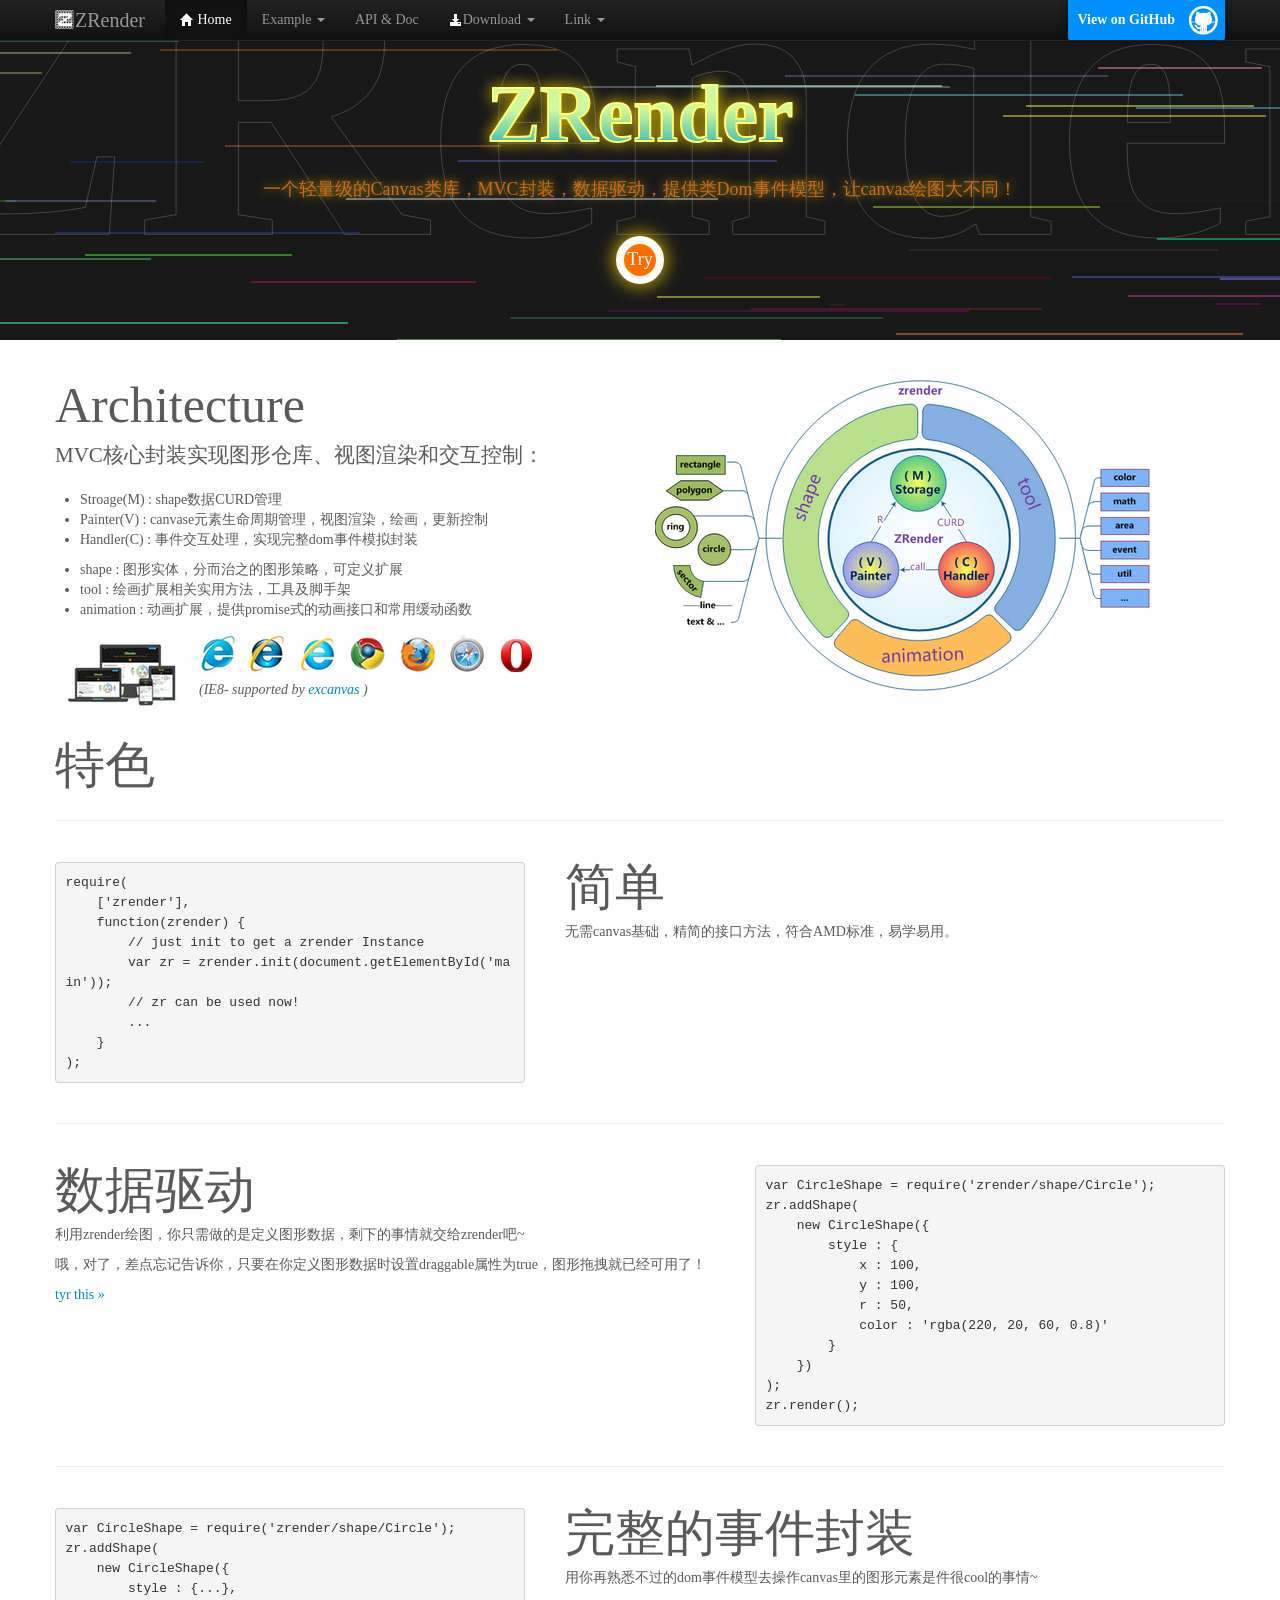
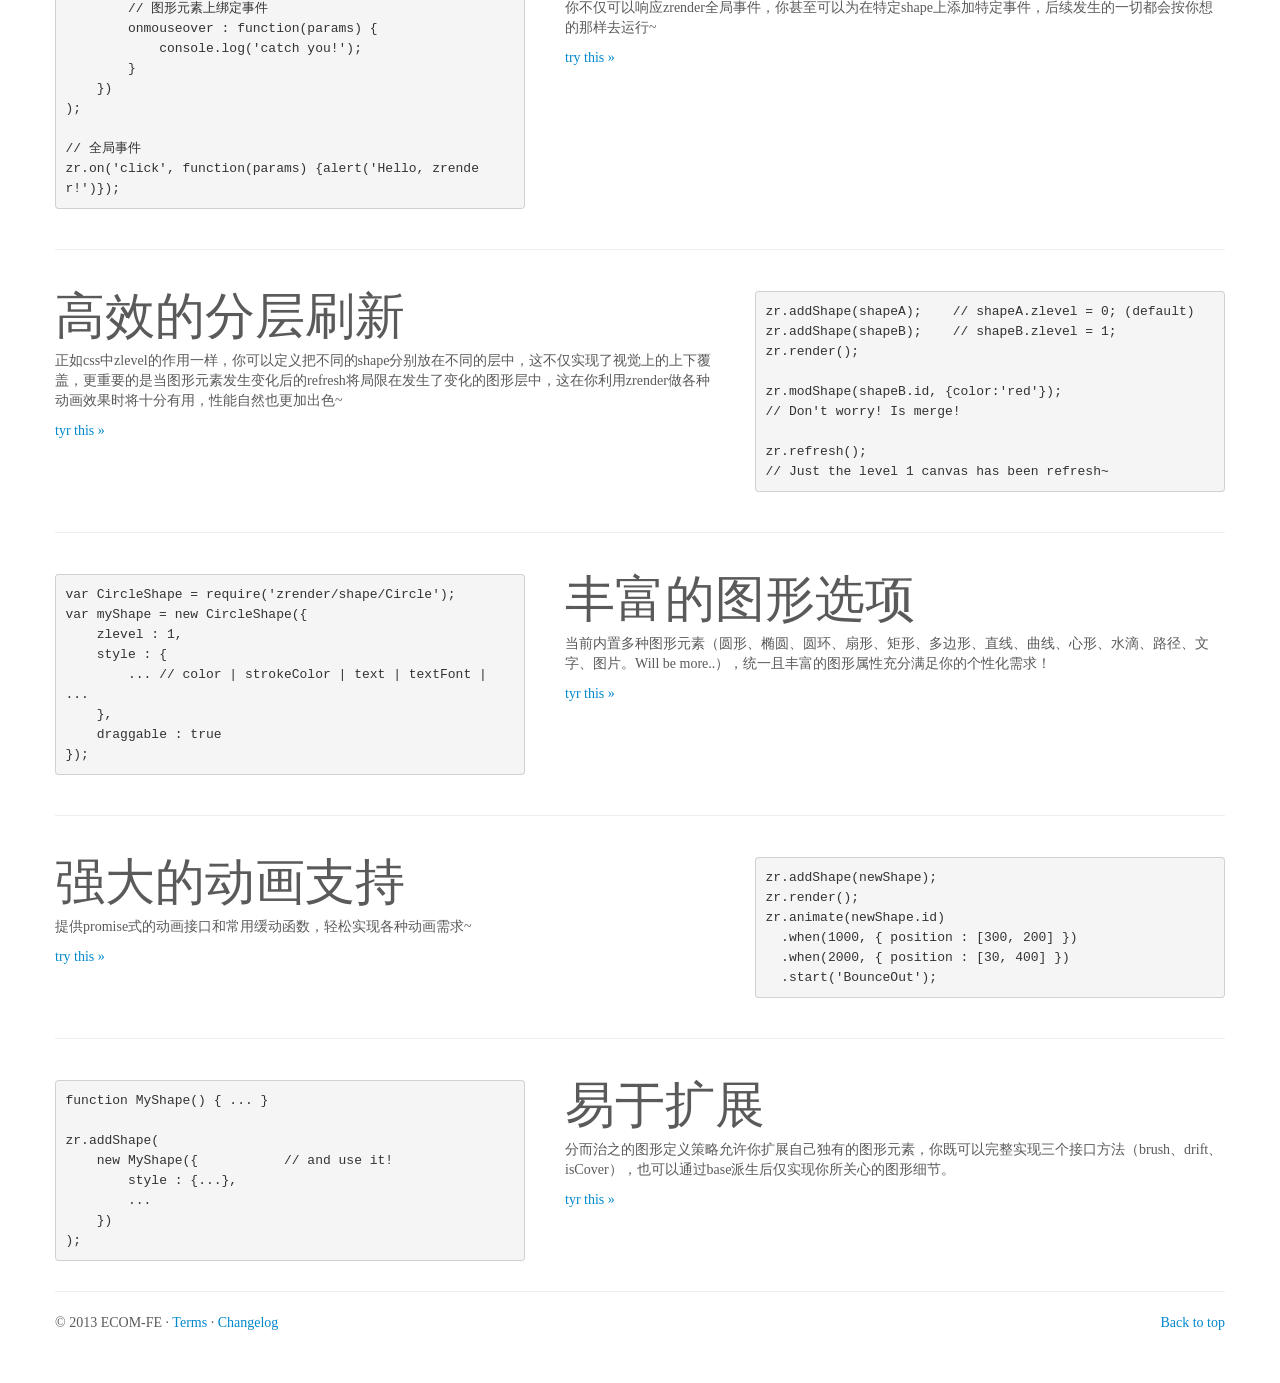
<file: web/echarts/zrender-2.1.0/index.html>
﻿<!DOCTYPE html>
<html lang="en">
  <head>
    <meta charset="utf-8">
    <title>ZRender</title>
    <meta name="viewport" content="width=device-width, initial-scale=1.0">
    <meta name="description" content="ZRender">
    <meta name="author" content="kener.linfeng@gmail.com">

    <script src="doc/asset/js/esl/esl.js"></script>

    <!-- Le styles -->
    <link href="doc/asset/css/bootstrap.css" rel="stylesheet">
    <link href="doc/asset/css/bootstrap-responsive.css" rel="stylesheet">
    <link href="doc/asset/css/zrenderHome.css" rel="stylesheet">

    <!-- Fav and touch icons -->
    <link rel="shortcut icon" href="doc/asset/ico/favicon.png">
  </head>

  <body id="home-body">

    <!-- NAVBAR
    ================================================== -->
    <div class="navbar navbar-inverse navbar-fixed-top">
      <div class="navbar-inner">
        <div class="container">
          <button type="button" class="btn btn-navbar" data-toggle="collapse" data-target=".nav-collapse">
            <span class="icon-bar"></span>
            <span class="icon-bar"></span>
            <span class="icon-bar"></span>
          </button>
          <a class="brand" href="index.html">ZRender</a>
          <div class="nav-collapse collapse">
              <a id="forkme_banner" href="https://github.com/ecomfe/zrender">View on GitHub</a>
              <ul class="nav">
                <li class="active"><a href="index.html"><i class="icon-home icon-white"></i> Home</a></li>
                <li class="dropdown">
                  <a href="#" class="dropdown-toggle" data-toggle="dropdown">Example <b class="caret"></b></a>
                  <ul class="dropdown-menu">
                    <li><a href="doc/example/demo.html">Demo</a></li>
                    <li><a href="doc/example/animation.html">Animation</a></li>
                    <li><a href="doc/example/chart.html">Chart</a></li>
                    <li><a href="doc/example/colorSeries.html">Color Series</a></li>
                    <li class="divider"></li>
                    <!--li class="nav-header">Library</li-->
                    <li><a href="doc/example/artist.html">Artist</a></li>
                    <li><a href="doc/example/slice.html">slice</a></li>
                  </ul>
                </li>
                <li><a href="doc/api/index.html" target="_blank">API &amp; Doc</a></li>
                <li class="dropdown">
                  <a href="#" class="dropdown-toggle" data-toggle="dropdown"><i class="icon-download-alt icon-white"></i>Download <b class="caret"></b></a>
                  <ul class="dropdown-menu">
                    <li><a href="https://github.com/ecomfe/zrender/archive/2.0.8.zip">ZIP (2.0.8)</a></li>
                    <li><a href="https://github.com/ecomfe/zrender/archive/master.zip">ZIP (Latest)</a></li>

                  </ul>
                </li>
                <li class="dropdown">
                  <a href="#" class="dropdown-toggle" data-toggle="dropdown">Link <b class="caret"></b></a>
                  <ul class="dropdown-menu">
                    <li><a href="https://github.com/ecomfe" target="_blank">Ecom-FE</a></li>
                    <li><a href="http://fe.baidu.com/doc/ecom/tech/topic/dv/index.html" target="_blank">Data Visualization</a></li>
                    <li class="divider"></li>
                    <!--li class="nav-header">Library</li-->
                    <li><a href="http://echarts.baidu.com" target="_blank">ECharts</a></li>
                  </ul>
                </li>
              </ul>
           </div><!--/.nav-collapse -->
        </div><!-- /.container -->
      </div><!-- /.navbar-inner -->
    </div><!-- /.navbar-wrapper -->

    <div class="face" id='face'></div>

    <!-- Marketing messaging and featurettes
    ================================================== -->
    <!-- Wrap the rest of the page in another container to center all the content. -->

    <div class="container">
      <div class="featurette">
        <div class="span6 pull-right">
            <img src="doc/asset/img/zrender.png" />
        </div>
        <h2 class="featurette-heading">Architecture</h2>
        <p class="lead">MVC核心封装实现图形仓库、视图渲染和交互控制：</p>
        <ul>
            <li>Stroage(M) : shape数据CURD管理</li>
            <li>Painter(V) : canvase元素生命周期管理，视图渲染，绘画，更新控制</li>
            <li>Handler(C) : 事件交互处理，实现完整dom事件模拟封装</li>
        </ul>
        <ul>
            <li>shape : 图形实体，分而治之的图形策略，可定义扩展</li>
            <li>tool : 绘画扩展相关实用方法，工具及脚手架</li>
            <li>animation : 动画扩展，提供promise式的动画接口和常用缓动函数</li>
        </ul>
        <div style="float:left;margin:10px 10px 20px 10px;"><img src="doc/asset/img/device.png" /></div>
        <div>
            <img src="doc/asset/img/explorer.png" />
            <p>&nbsp;&nbsp;<i>(IE8- supported by <a href="https://code.google.com/p/explorercanvas/" target="_blank">excanvas</a> )</i></p>
        </div>
      </div>
      <h2 class="featurette-heading">特色</h2>
      <hr class="featurette-divider">
      <div class="featurette">
        <div class="span5 pull-left">
            <pre>
require(
    ['zrender'],
    function(zrender) {
        // just init to get a zrender Instance
        var zr = zrender.init(document.getElementById('main'));
        // zr can be used now!
        ...
    }
);</pre>
        </div>
        <h2 class="featurette-heading">简单</h2>
        <p>无需canvas基础，精简的接口方法，符合AMD标准，易学易用。</p>
      </div>
      <hr class="featurette-divider">
      <div class="featurette">
        <div class="span5 pull-right">
            <pre>
var CircleShape = require('zrender/shape/Circle');
zr.addShape(
    new CircleShape({
        style : {
            x : 100,
            y : 100,
            r : 50,
            color : 'rgba(220, 20, 60, 0.8)'
        }
    })
);
zr.render();</pre>
        </div>
        <h2 class="featurette-heading">数据驱动</h2>
        <p>利用zrender绘图，你只需做的是定义图形数据，剩下的事情就交给zrender吧~</p>
        <p>哦，对了，差点忘记告诉你，只要在你定义图形数据时设置draggable属性为true，图形拖拽就已经可用了！</p>
        <p><a href="doc/example/demo.html" target="_blank">tyr this »</a></p>
      </div>
      <hr class="featurette-divider">
      <div class="featurette">
        <div class="span5 pull-left">
            <pre>
var CircleShape = require('zrender/shape/Circle');
zr.addShape(
    new CircleShape({
        style : {...},
        // 图形元素上绑定事件
        onmouseover : function(params) {
            console.log('catch you!');
        }
    })
);

// 全局事件
zr.on('click', function(params) {alert('Hello, zrender!')});</pre>
        </div>
        <h2 class="featurette-heading">完整的事件封装</h2>
        <p>用你再熟悉不过的dom事件模型去操作canvas里的图形元素是件很cool的事情~</p>
        <p>你不仅可以响应zrender全局事件，你甚至可以为在特定shape上添加特定事件，后续发生的一切都会按你想的那样去运行~</p>
        <p><a href="doc/example/demo.html?code=%0D%0Avar%20CircleShape%20%3D%20require(%27zrender%2Fshape%2FCircle%27)%3B%0D%0Azr.addShape(new%20CircleShape(%7B%0D%0A%20%20%20%20clickable%20%3A%20true%2C%0D%0A%20%20%20%20style%3A%20%7B%0D%0A%20%20%20%20%20%20%20%20x%3A%20100%2C%0D%0A%20%20%20%20%20%20%20%20y%3A%20100%2C%0D%0A%20%20%20%20%20%20%20%20r%3A%2050%2C%0D%0A%20%20%20%20%20%20%20%20color%3A%20%27red%27%0D%0A%20%20%20%20%7D%0D%0A%7D))%3B%0D%0Azr.render()%3B%0D%0A%0D%0Avar%20config%20%3D%20require(%27zrender%2Fconfig%27)%3B%0D%0Azr.on(%0D%0A%20%20%20%20config.EVENT.CLICK%2C%0D%0A%20%20%20%20function(params)%20%7B%0D%0A%20%20%20%20%20%20%20%20if%20(params.target)%20%7B%0D%0A%20%20%20%20%20%20%20%20%20%20%20%20alert(%27Click%20on%20shape!%27)%3B%0D%0A%20%20%20%20%20%20%20%20%7D%0D%0A%20%20%20%20%20%20%20%20else%20%7B%0D%0A%20%20%20%20%20%20%20%20%20%20%20%20alert(%27None%20shape%2C%20but%20i%20catch%20you!%27)%3B%0D%0A%20%20%20%20%20%20%20%20%7D%0D%0A%20%20%20%20%7D%0D%0A)%3B%0D" target="_blank">try this »</a></p>
      </div>
      <hr class="featurette-divider">
      <div class="featurette">
        <div class="span5 pull-right">
            <pre>
zr.addShape(shapeA);    // shapeA.zlevel = 0; (default)
zr.addShape(shapeB);    // shapeB.zlevel = 1;
zr.render();

zr.modShape(shapeB.id, {color:'red'});
// Don't worry! Is merge!

zr.refresh();
// Just the level 1 canvas has been refresh~</pre>
        </div>
        <h2 class="featurette-heading">高效的分层刷新</h2>
        <p>正如css中zlevel的作用一样，你可以定义把不同的shape分别放在不同的层中，这不仅实现了视觉上的上下覆盖，更重要的是当图形元素发生变化后的refresh将局限在发生了变化的图形层中，这在你利用zrender做各种动画效果时将十分有用，性能自然也更加出色~</p>
        <p><a href="doc/example/artist.html" target="_blank">tyr this »</a></p>
      </div>
      <hr class="featurette-divider">
      <div class="featurette">
        <div class="span5 pull-left">
            <pre>
var CircleShape = require('zrender/shape/Circle');
var myShape = new CircleShape({
    zlevel : 1,
    style : {
        ... // color | strokeColor | text | textFont | ...
    },
    draggable : true
});</pre>
        </div>
        <h2 class="featurette-heading">丰富的图形选项</h2>
        <p>当前内置多种图形元素（圆形、椭圆、圆环、扇形、矩形、多边形、直线、曲线、心形、水滴、路径、文字、图片。Will be more..），统一且丰富的图形属性充分满足你的个性化需求！</p>
        <p><a href="doc/example/demo.html" target="_blank">tyr this »</a></p>
      </div>
      <hr class="featurette-divider">
      <div class="featurette">
        <div class="span5 pull-right">
            <pre>
zr.addShape(newShape);
zr.render();
zr.animate(newShape.id)
  .when(1000, { position : [300, 200] })
  .when(2000, { position : [30, 400] })
  .start('BounceOut');</pre>
        </div>
        <h2 class="featurette-heading">强大的动画支持</h2>
        <p>提供promise式的动画接口和常用缓动函数，轻松实现各种动画需求~</p>
        <p><a href="doc/example/demo.html?code=%0D%0Avar%20CircleShape%20%3D%20require(%27zrender%2Fshape%2FCircle%27)%3B%0D%0Avar%20circle%20%3D%20new%20CircleShape(%7B%0D%0A%20%20%20%20id%3A%20require(%27zrender%2Ftool%2Fguid%27)()%2C%0D%0A%20%20%20%20position%3A%20%5B100%2C%20100%5D%2C%0D%0A%20%20%20%20rotation%3A%20%5B0%2C%200%2C%200%5D%2C%0D%0A%20%20%20%20scale%3A%20%5B1%2C%201%5D%2C%0D%0A%20%20%20%20style%3A%20%7B%0D%0A%20%20%20%20%20%20%20%20x%3A%200%2C%0D%0A%20%20%20%20%20%20%20%20y%3A%200%2C%0D%0A%20%20%20%20%20%20%20%20r%3A%2050%2C%0D%0A%20%20%20%20%20%20%20%20brushType%3A%20%27both%27%2C%0D%0A%20%20%20%20%20%20%20%20color%3A%20%27rgba(220%2C%2020%2C%2060%2C%200.8)%27%2C%0D%0A%20%20%20%20%20%20%20%20strokeColor%3A%20%22rgba(220%2C%2020%2C%2060%2C%200.8)%22%2C%0D%0A%20%20%20%20%20%20%20%20lineWidth%3A%205%2C%0D%0A%20%20%20%20%20%20%20%20text%3A%20%27circle%27%2C%0D%0A%20%20%20%20%20%20%20%20textPosition%3A%20%27inside%27%0D%0A%20%20%20%20%7D%2C%0D%0A%20%20%20%20draggable%3A%20true%0D%0A%7D)%3B%0D%0Azr.addShape(circle)%3B%0D%0Azr.render()%3B%0D%0A%0D%0Azr.animate(circle.id%2C%20%22%22%2C%20true)%0D%0A%20%20%20%20.when(1000%2C%20%7B%0D%0A%20%20%20%20%20%20%20%20position%3A%20%5B200%2C%200%5D%0D%0A%20%20%20%20%7D)%0D%0A%20%20%20%20.when(2000%2C%20%7B%0D%0A%20%20%20%20%20%20%20%20position%3A%20%5B200%2C%20200%5D%0D%0A%20%20%20%20%7D%2C%20%22BounceIn%22)%0D%0A%20%20%20%20.when(3000%2C%20%7B%0D%0A%20%20%20%20%20%20%20%20position%3A%20%5B0%2C%20200%5D%0D%0A%20%20%20%20%7D)%0D%0A%20%20%20%20.when(4000%2C%20%7B%0D%0A%20%20%20%20%20%20%20%20position%3A%20%5B100%2C%20100%5D%0D%0A%20%20%20%20%7D).start()%3B%0D" target="_blank">try this »</a></p>
      </div>
      <hr class="featurette-divider">
      <div class="featurette">
        <div class="span5 pull-left">
            <pre>
function MyShape() { ... }

zr.addShape(
    new MyShape({           // and use it!
        style : {...},
        ...
    })
);</pre>
        </div>
        <h2 class="featurette-heading">易于扩展</h2>
        <p>分而治之的图形定义策略允许你扩展自己独有的图形元素，你既可以完整实现三个接口方法（brush、drift、isCover），也可以通过base派生后仅实现你所关心的图形细节。</p>
        <p><a href="doc/example/myShape.html" target="_blank">tyr this »</a></p>
      </div>
      <hr>
      <!-- /END THE FEATURETTES -->

      <!-- FOOTER -->
      <footer>
        <p class="pull-right"><a href="#">Back to top</a></p>
        <p>&copy; 2013 ECOM-FE &middot; <a href="https://github.com/ecomfe/zrender/blob/master/LICENSE.txt" target="_blank">Terms</a> &middot; <a href="doc/changelog.html" target="_blank">Changelog</a></p>
      </footer>

    </div><!-- /.container -->

    <!-- Le javascript
    ================================================== -->
    <!-- Placed at the end of the document so the pages load faster -->
    <script src="doc/asset/js/jquery.js"></script>
    <script src="doc/asset/js/bootstrap-transition.js"></script>
    <script src="doc/asset/js/bootstrap-alert.js"></script>
    <script src="doc/asset/js/bootstrap-modal.js"></script>
    <script src="doc/asset/js/bootstrap-dropdown.js"></script>
    <script src="doc/asset/js/bootstrap-scrollspy.js"></script>
    <script src="doc/asset/js/bootstrap-tab.js"></script>
    <script src="doc/asset/js/bootstrap-tooltip.js"></script>
    <script src="doc/asset/js/bootstrap-popover.js"></script>
    <script src="doc/asset/js/bootstrap-button.js"></script>
    <script src="doc/asset/js/bootstrap-collapse.js"></script>
    <script src="doc/asset/js/bootstrap-carousel.js"></script>
    <script src="doc/asset/js/bootstrap-typeahead.js"></script>
    <script>
        var zr; // 全局可用zrender对象
        var animationTicket;    // 全局动画索引

        var developMode = false;
        if (developMode) {
            // for develop
            require.config({
                packages: [
                    {
                        name: 'zrender',
                        location: 'src',
                        main: 'zrender'
                    }
                ]
            });
        }
        else {
            // for echarts online home page
            var fileLocation = './doc/example/www/js/zrender';
            require.config({
                paths:{ 
                    zrender: fileLocation,
                    'zrender/shape/Rose': fileLocation,
                    'zrender/shape/Trochoid': fileLocation,
                    'zrender/shape/Circle': fileLocation,
                    'zrender/shape/Sector': fileLocation,
                    'zrender/shape/Ring': fileLocation,
                    'zrender/shape/Ellipse': fileLocation,
                    'zrender/shape/Rectangle': fileLocation,
                    'zrender/shape/Text': fileLocation,
                    'zrender/shape/Heart': fileLocation,
                    'zrender/shape/Droplet': fileLocation,
                    'zrender/shape/Line': fileLocation,
                    'zrender/shape/Image': fileLocation,
                    'zrender/shape/Star': fileLocation,
                    'zrender/shape/Isogon': fileLocation,
                    'zrender/shape/BezierCurve': fileLocation,
                    'zrender/shape/Polyline': fileLocation,
                    'zrender/shape/Path': fileLocation,
                    'zrender/shape/Polygon': fileLocation
                }
            });
        }

        
        require(
            [
                'zrender', 
                'zrender/shape/Line', 
                'zrender/shape/Text', 
                'zrender/shape/Circle'
            ],
            function (zrender, LineShape, TextShape, CircleShape) {
                var zr = zrender.init(document.getElementById('face'));
                var zrColor = require('zrender/tool/color');
                var colorIdx = 0;
                var width = Math.ceil(zr.getWidth());
                var height = Math.ceil(zr.getHeight());

                var i;
                var n = 50;
                var shapeList = [];
                var pos;
                var len;
                var xStart;
                // 动画元素
                for(i = 0; i < n; i++) {
                    xStart = -Math.ceil(Math.random() * 1000);
                    len = Math.ceil(Math.random() * 400);
                    pos = Math.ceil(Math.random() * height);
                    shapeList[i] = new LineShape({
                        id : (new Date() - 1) + '-' + i,
                        style : {
                            xStart : xStart,
                            yStart : pos,
                            xEnd : xStart + len,
                            yEnd : pos,
                            strokeColor : zrColor.random(),
                            lineWidth : 1
                        },
                        _animationX : Math.ceil(Math.random() * 100),
                        _len : len,
                        hoverable : false
                    });
                    zr.addShape(shapeList[i]);
                }
                var aniText = new TextShape({
                    id : (new Date() - 1) + '-kener',
                    style : {
                        x : width / 2,
                        y : 90,
                        brushType : 'stroke',
                        strokeColor : 'rgba(255, 255, 255, 0.2)',
                        lineWidth : 1,
                        text : 'ZRender',
                        textFont : 'bold 60px verdana',
                        textAlign : 'center'
                    },
                    _animationSize : 60,
                    hoverable:false
                });

                zr.addShape(aniText);

                zr.addShape(new TextShape({
                    zlevel : 1,
                    style : {
                        x : width / 2,
                        y : 80,
                        brushType : 'both',
                        color : zrColor.getLinearGradient(
                                    0, 70, 0, 110,
                                    [[0, '#c7ffbb'],[1,'#00afdd']]
                                ),
                        strokeColor : '#ffff77',
                        lineWidth : 2,
                        shadowBlur: 15,
                        shadowColor : 'rgba(255,215,0,0.8)',
                        text : 'ZRender',
                        textFont : 'bold 80px "Times New Roman"',
                        textAlign : 'center'
                    },
                    draggable : true
                }));

                zr.addShape(new TextShape({
                    shape : 'text',
                    zlevel : 1,
                    style : {
                        x : width / 2,
                        y : 150,
                        color : 'rgba(210, 105, 30, 1)',
                        shadowBlur: 10,
                        shadowColor : 'rgba(255,215,0,0.8)',
                        text : '一个轻量级的Canvas类库，MVC封装，数据驱动，提供类Dom事件模型，让canvas绘图大不同！',
                        textFont : 'normal 18px 微软雅黑',
                        textAlign : 'center'
                    }
                }));

                zr.addShape(new CircleShape({
                    zlevel : 1,
                    style : {
                        x : width / 2,
                        y : 220,
                        r : 20,
                        brushType : 'both',
                        color : 'rgba(255, 69, 0, 1)',
                        strokeColor : 'rgba(255, 255, 255, 1)',
                        lineWidth : 8,
                        shadowBlur: 20,
                        shadowColor : 'rgba(255,215,0,0.8)',
                        text : 'Try',
                        textPosition : 'inside',
                        textFont : 'normal 18px 微软雅黑',
                        textAlign : 'center'
                    },
                    clickable : true,
                    onclick : function(){
                        window.location = 'doc/example/demo.html';
                    }
                }));


                // 绘画，利用render的callback可以在绘画完成后马上开始动画
                zr.render(function(){
                    animationTicket = setInterval(
                        function(){
                            var style;
                            for( i = 0; i < n; i++) {
                                // 可以跳过
                                style = shapeList[i].style;

                                if (style.xStart >= width){
                                    shapeList[i]._len = Math.ceil(Math.random() * 400);
                                    shapeList[i].style.xStart = -400;
                                    shapeList[i].style.xEnd = -400 + shapeList[i]._len;
                                    shapeList[i].style.yStart = Math.ceil(Math.random() * height);
                                    shapeList[i].style.yEnd = shapeList[i].style.yStart;
                                }
                                shapeList[i].style.xStart += shapeList[i]._animationX;
                                shapeList[i].style.xEnd += shapeList[i]._animationX;

                                // 就看这句就行了
                                zr.modShape(shapeList[i].id, shapeList[i]);
                            }
                            aniText._animationSize += Math.round(2000 / aniText._animationSize);
                            if (aniText._animationSize > 500) {
                                aniText._animationSize = 60;
                            }
                            aniText.style.textFont = 'bold ' + aniText._animationSize + 'px verdana';
                            zr.modShape(aniText.id, aniText);

                            zr.refresh();
                        },
                        50
                    )
                });
            }
        );
    </script>
  </body>
</html>
</file>
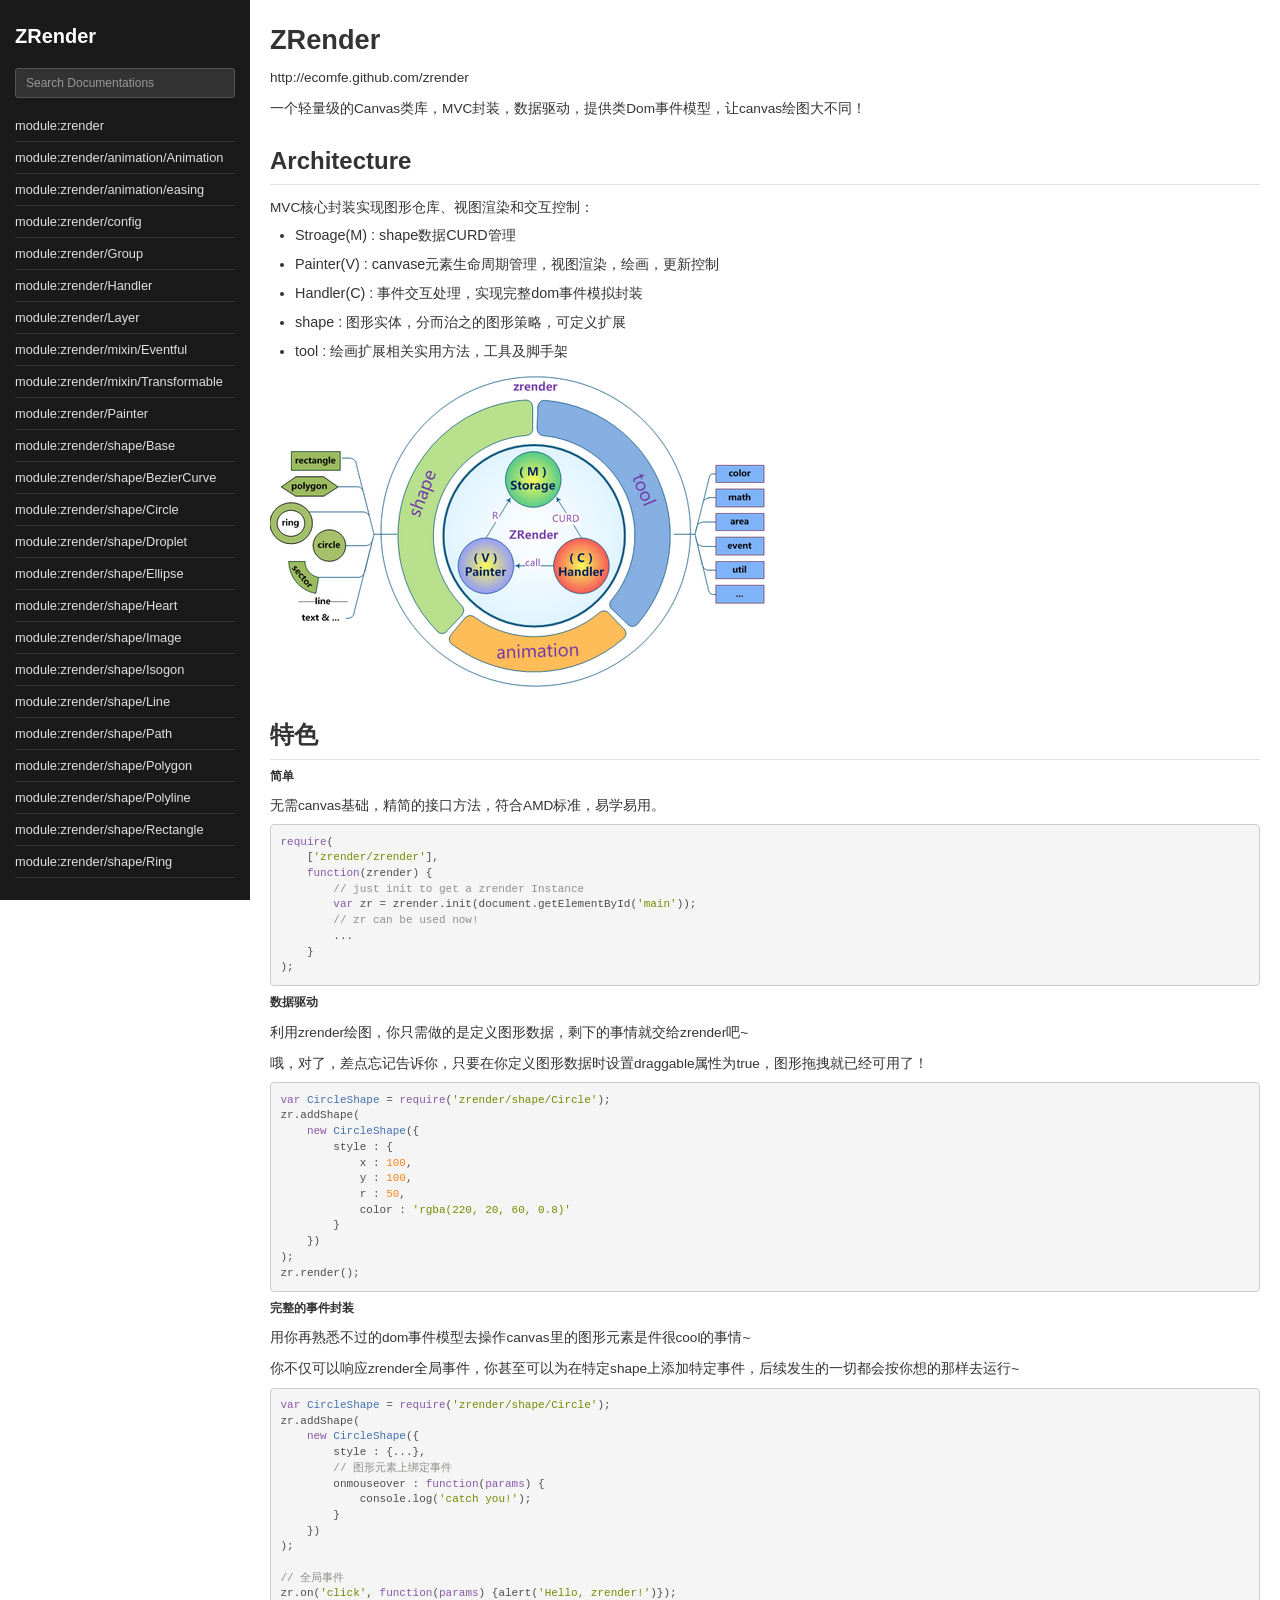
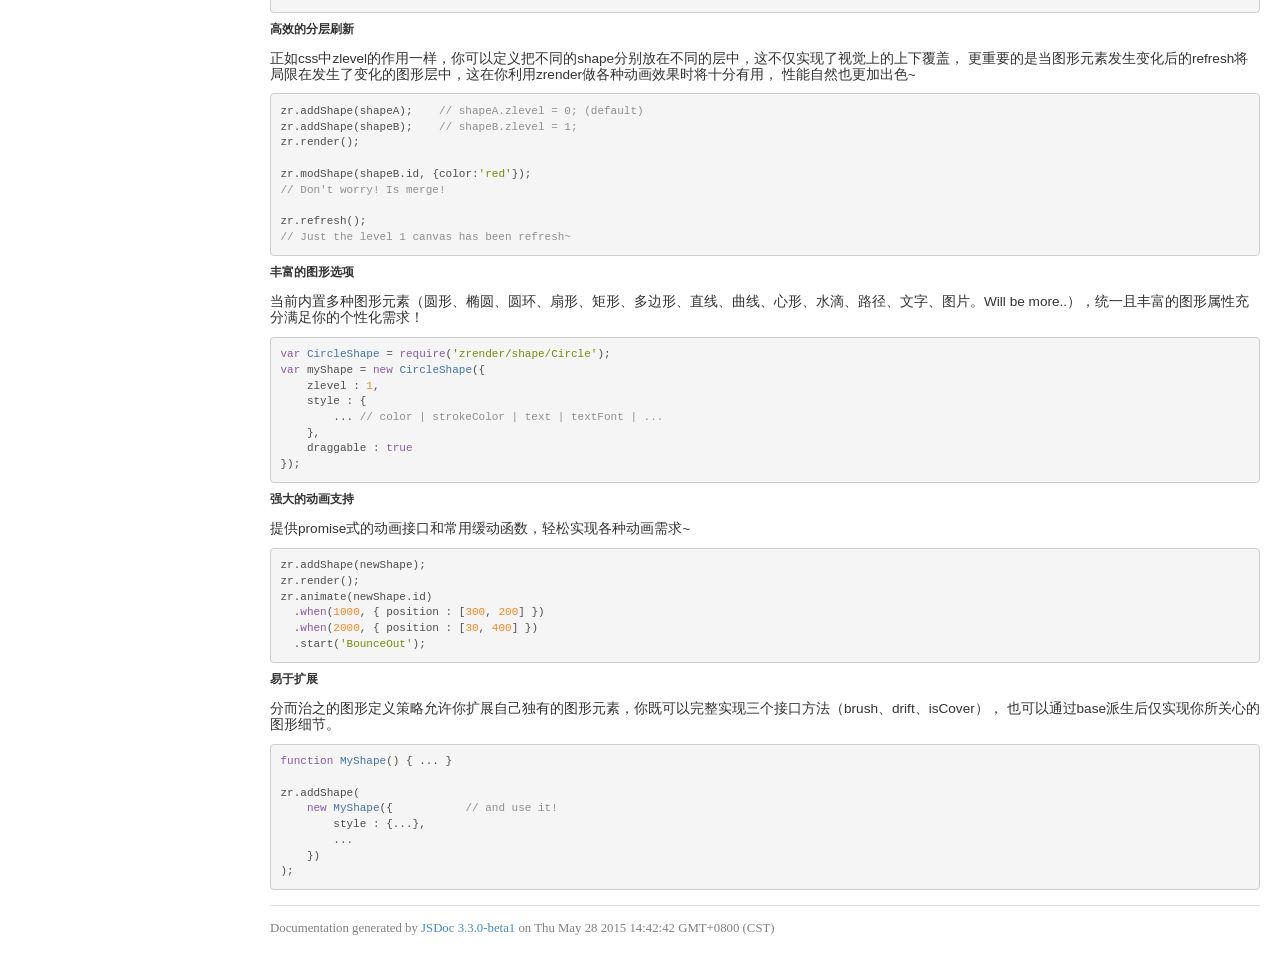
<file: web/echarts/zrender-2.1.0/doc/api/index.html>
<!DOCTYPE html>
<html>
<head>
    <meta charset="utf-8">
    <title>Index</title>
    
    
    
    
    
    <meta property="og:title" content=""/>
    <meta property="og:type" content="website"/>
    <meta property="og:image" content=""/>
    
    <meta property="og:url" content=""/>
    
    <script src="scripts/prettify/prettify.js"></script>
    <script src="scripts/prettify/lang-css.js"></script>
    <script src="scripts/jquery.min.js"></script>
    <!--[if lt IE 9]>
      <script src="//html5shiv.googlecode.com/svn/trunk/html5.js"></script>
    <![endif]-->
    <link type="text/css" rel="stylesheet" href="styles/prettify-tomorrow.css">
    <link type="text/css" rel="stylesheet" href="styles/bootstrap.min.css">
    <link type="text/css" rel="stylesheet" href="styles/jaguar.css">
    
    
    <script>
    var config = {"monospaceLinks":false,"cleverLinks":false,"applicationName":"ZRender","disqus":"","googleAnalytics":"","openGraph":{"title":"","type":"website","image":"","site_name":"","url":""},"meta":{"title":"","description":"","keyword":""},"default":{}};
    </script>
    

    
</head>
<body>
<div id="wrap" class="clearfix">
    
<div class="navigation">
    <h3 class="applicationName"><a href="index.html">ZRender</a></h3>

    <div class="search">
        <input id="search" type="text" class="form-control input-sm" placeholder="Search Documentations">
    </div>
    <ul class="list">
    
        <li class="item" data-name="module:zrender">
            <span class="title">
                <a href="module-zrender.html">module:zrender</a>
            </span>
            <ul class="members itemMembers">
            
            <span class="subtitle">Members</span>
            
                <li data-name="module:zrender.version"><a href="module-zrender.html#.version">version</a></li>
            
            </ul>
            <ul class="typedefs itemMembers">
            
            </ul>
            <ul class="methods itemMembers">
            
            <span class="subtitle">Methods</span>
            
                <li data-name="module:zrender.delInstance"><a href="module-zrender.html#.delInstance">delInstance</a></li>
            
                <li data-name="module:zrender.dispose"><a href="module-zrender.html#.dispose">dispose</a></li>
            
                <li data-name="module:zrender.getInstance"><a href="module-zrender.html#.getInstance">getInstance</a></li>
            
                <li data-name="module:zrender.init"><a href="module-zrender.html#.init">init</a></li>
            
            </ul>
            <ul class="events itemMembers">
            
            </ul>
        </li>
    
        <li class="item" data-name="module:zrender/animation/Animation">
            <span class="title">
                <a href="module-zrender_animation_Animation.html">module:zrender/animation/Animation</a>
            </span>
            <ul class="members itemMembers">
            
            </ul>
            <ul class="typedefs itemMembers">
            
            <span class="subtitle">Typedefs</span>
            
                <li data-name="module:zrender/animation/Animation~IZRenderStage"><a href="module-zrender_animation_Animation.html#~IZRenderStage">IZRenderStage</a></li>
            
            </ul>
            <ul class="methods itemMembers">
            
            <span class="subtitle">Methods</span>
            
                <li data-name="module:zrender/animation/Animation#add"><a href="module-zrender_animation_Animation.html#add">add</a></li>
            
                <li data-name="module:zrender/animation/Animation#animate"><a href="module-zrender_animation_Animation.html#animate">animate</a></li>
            
                <li data-name="module:zrender/animation/Animation#clear"><a href="module-zrender_animation_Animation.html#clear">clear</a></li>
            
                <li data-name="module:zrender/animation/Animation#remove"><a href="module-zrender_animation_Animation.html#remove">remove</a></li>
            
                <li data-name="module:zrender/animation/Animation#start"><a href="module-zrender_animation_Animation.html#start">start</a></li>
            
                <li data-name="module:zrender/animation/Animation#stop"><a href="module-zrender_animation_Animation.html#stop">stop</a></li>
            
            </ul>
            <ul class="events itemMembers">
            
            </ul>
        </li>
    
        <li class="item" data-name="module:zrender/animation/easing">
            <span class="title">
                <a href="module-zrender_animation_easing.html">module:zrender/animation/easing</a>
            </span>
            <ul class="members itemMembers">
            
            </ul>
            <ul class="typedefs itemMembers">
            
            </ul>
            <ul class="methods itemMembers">
            
            <span class="subtitle">Methods</span>
            
                <li data-name="module:zrender/animation/easing.BackIn"><a href="module-zrender_animation_easing.html#.BackIn">BackIn</a></li>
            
                <li data-name="module:zrender/animation/easing.BackInOut"><a href="module-zrender_animation_easing.html#.BackInOut">BackInOut</a></li>
            
                <li data-name="module:zrender/animation/easing.BackOut"><a href="module-zrender_animation_easing.html#.BackOut">BackOut</a></li>
            
                <li data-name="module:zrender/animation/easing.BounceIn"><a href="module-zrender_animation_easing.html#.BounceIn">BounceIn</a></li>
            
                <li data-name="module:zrender/animation/easing.BounceInOut"><a href="module-zrender_animation_easing.html#.BounceInOut">BounceInOut</a></li>
            
                <li data-name="module:zrender/animation/easing.BounceOut"><a href="module-zrender_animation_easing.html#.BounceOut">BounceOut</a></li>
            
                <li data-name="module:zrender/animation/easing.CircularIn"><a href="module-zrender_animation_easing.html#.CircularIn">CircularIn</a></li>
            
                <li data-name="module:zrender/animation/easing.CircularInOut"><a href="module-zrender_animation_easing.html#.CircularInOut">CircularInOut</a></li>
            
                <li data-name="module:zrender/animation/easing.CircularOut"><a href="module-zrender_animation_easing.html#.CircularOut">CircularOut</a></li>
            
                <li data-name="module:zrender/animation/easing.CubicIn"><a href="module-zrender_animation_easing.html#.CubicIn">CubicIn</a></li>
            
                <li data-name="module:zrender/animation/easing.CubicInOut"><a href="module-zrender_animation_easing.html#.CubicInOut">CubicInOut</a></li>
            
                <li data-name="module:zrender/animation/easing.CubicOut"><a href="module-zrender_animation_easing.html#.CubicOut">CubicOut</a></li>
            
                <li data-name="module:zrender/animation/easing.ElasticIn"><a href="module-zrender_animation_easing.html#.ElasticIn">ElasticIn</a></li>
            
                <li data-name="module:zrender/animation/easing.ElasticInOut"><a href="module-zrender_animation_easing.html#.ElasticInOut">ElasticInOut</a></li>
            
                <li data-name="module:zrender/animation/easing.ElasticOut"><a href="module-zrender_animation_easing.html#.ElasticOut">ElasticOut</a></li>
            
                <li data-name="module:zrender/animation/easing.ExponentialIn"><a href="module-zrender_animation_easing.html#.ExponentialIn">ExponentialIn</a></li>
            
                <li data-name="module:zrender/animation/easing.ExponentialInOut"><a href="module-zrender_animation_easing.html#.ExponentialInOut">ExponentialInOut</a></li>
            
                <li data-name="module:zrender/animation/easing.ExponentialOut"><a href="module-zrender_animation_easing.html#.ExponentialOut">ExponentialOut</a></li>
            
                <li data-name="module:zrender/animation/easing.Linear"><a href="module-zrender_animation_easing.html#.Linear">Linear</a></li>
            
                <li data-name="module:zrender/animation/easing.QuadraticIn"><a href="module-zrender_animation_easing.html#.QuadraticIn">QuadraticIn</a></li>
            
                <li data-name="module:zrender/animation/easing.QuadraticInOut"><a href="module-zrender_animation_easing.html#.QuadraticInOut">QuadraticInOut</a></li>
            
                <li data-name="module:zrender/animation/easing.QuadraticOut"><a href="module-zrender_animation_easing.html#.QuadraticOut">QuadraticOut</a></li>
            
                <li data-name="module:zrender/animation/easing.QuarticIn"><a href="module-zrender_animation_easing.html#.QuarticIn">QuarticIn</a></li>
            
                <li data-name="module:zrender/animation/easing.QuarticInOut"><a href="module-zrender_animation_easing.html#.QuarticInOut">QuarticInOut</a></li>
            
                <li data-name="module:zrender/animation/easing.QuarticOut"><a href="module-zrender_animation_easing.html#.QuarticOut">QuarticOut</a></li>
            
                <li data-name="module:zrender/animation/easing.QuinticIn"><a href="module-zrender_animation_easing.html#.QuinticIn">QuinticIn</a></li>
            
                <li data-name="module:zrender/animation/easing.QuinticInOut"><a href="module-zrender_animation_easing.html#.QuinticInOut">QuinticInOut</a></li>
            
                <li data-name="module:zrender/animation/easing.QuinticOut"><a href="module-zrender_animation_easing.html#.QuinticOut">QuinticOut</a></li>
            
                <li data-name="module:zrender/animation/easing.SinusoidalIn"><a href="module-zrender_animation_easing.html#.SinusoidalIn">SinusoidalIn</a></li>
            
                <li data-name="module:zrender/animation/easing.SinusoidalInOut"><a href="module-zrender_animation_easing.html#.SinusoidalInOut">SinusoidalInOut</a></li>
            
                <li data-name="module:zrender/animation/easing.SinusoidalOut"><a href="module-zrender_animation_easing.html#.SinusoidalOut">SinusoidalOut</a></li>
            
            </ul>
            <ul class="events itemMembers">
            
            </ul>
        </li>
    
        <li class="item" data-name="module:zrender/config">
            <span class="title">
                <a href="module-zrender_config.html">module:zrender/config</a>
            </span>
            <ul class="members itemMembers">
            
            <span class="subtitle">Members</span>
            
                <li data-name="module:zrender/config.debugMode"><a href="module-zrender_config.html#.debugMode">debugMode</a></li>
            
            </ul>
            <ul class="typedefs itemMembers">
            
            </ul>
            <ul class="methods itemMembers">
            
            </ul>
            <ul class="events itemMembers">
            
            </ul>
        </li>
    
        <li class="item" data-name="module:zrender/Group">
            <span class="title">
                <a href="module-zrender_Group.html">module:zrender/Group</a>
            </span>
            <ul class="members itemMembers">
            
            <span class="subtitle">Members</span>
            
                <li data-name="module:zrender/Group#clipShape"><a href="module-zrender_Group.html#clipShape">clipShape</a></li>
            
                <li data-name="module:zrender/Group#id"><a href="module-zrender_Group.html#id">id</a></li>
            
                <li data-name="module:zrender/Group#ignore"><a href="module-zrender_Group.html#ignore">ignore</a></li>
            
                <li data-name="module:zrender/Group#type"><a href="module-zrender_Group.html#type">type</a></li>
            
                <li data-name="module:zrender/Group#position"><a href="module-zrender_Group.html#position">position</a></li>
            
                <li data-name="module:zrender/Group#rotation"><a href="module-zrender_Group.html#rotation">rotation</a></li>
            
                <li data-name="module:zrender/Group#scale"><a href="module-zrender_Group.html#scale">scale</a></li>
            
            </ul>
            <ul class="typedefs itemMembers">
            
            </ul>
            <ul class="methods itemMembers">
            
            <span class="subtitle">Methods</span>
            
                <li data-name="module:zrender/Group#addChild"><a href="module-zrender_Group.html#addChild">addChild</a></li>
            
                <li data-name="module:zrender/Group#childAt"><a href="module-zrender_Group.html#childAt">childAt</a></li>
            
                <li data-name="module:zrender/Group#children"><a href="module-zrender_Group.html#children">children</a></li>
            
                <li data-name="module:zrender/Group#clearChildren"><a href="module-zrender_Group.html#clearChildren">clearChildren</a></li>
            
                <li data-name="module:zrender/Group#eachChild"><a href="module-zrender_Group.html#eachChild">eachChild</a></li>
            
                <li data-name="module:zrender/Group#removeChild"><a href="module-zrender_Group.html#removeChild">removeChild</a></li>
            
                <li data-name="module:zrender/Group#traverse"><a href="module-zrender_Group.html#traverse">traverse</a></li>
            
                <li data-name="module:zrender/Group#bind"><a href="module-zrender_Group.html#bind">bind</a></li>
            
                <li data-name="module:zrender/Group#decomposeTransform"><a href="module-zrender_Group.html#decomposeTransform">decomposeTransform</a></li>
            
                <li data-name="module:zrender/Group#dispatch"><a href="module-zrender_Group.html#dispatch">dispatch</a></li>
            
                <li data-name="module:zrender/Group#dispatchWithContext"><a href="module-zrender_Group.html#dispatchWithContext">dispatchWithContext</a></li>
            
                <li data-name="module:zrender/Group#lookAt"><a href="module-zrender_Group.html#lookAt">lookAt</a></li>
            
                <li data-name="module:zrender/Group#one"><a href="module-zrender_Group.html#one">one</a></li>
            
                <li data-name="module:zrender/Group#setTransform"><a href="module-zrender_Group.html#setTransform">setTransform</a></li>
            
                <li data-name="module:zrender/Group#transformCoordToLocal"><a href="module-zrender_Group.html#transformCoordToLocal">transformCoordToLocal</a></li>
            
                <li data-name="module:zrender/Group#unbind"><a href="module-zrender_Group.html#unbind">unbind</a></li>
            
                <li data-name="module:zrender/Group#updateTransform"><a href="module-zrender_Group.html#updateTransform">updateTransform</a></li>
            
            </ul>
            <ul class="events itemMembers">
            
            <span class="subtitle">Events</span>
            
                <li data-name="module:zrender/Group#event:onclick"><a href="module-zrender_Group.html#event:onclick">onclick</a></li>
            
                <li data-name="module:zrender/Group#event:ondragend"><a href="module-zrender_Group.html#event:ondragend">ondragend</a></li>
            
                <li data-name="module:zrender/Group#event:ondragenter"><a href="module-zrender_Group.html#event:ondragenter">ondragenter</a></li>
            
                <li data-name="module:zrender/Group#event:ondragleave"><a href="module-zrender_Group.html#event:ondragleave">ondragleave</a></li>
            
                <li data-name="module:zrender/Group#event:ondragover"><a href="module-zrender_Group.html#event:ondragover">ondragover</a></li>
            
                <li data-name="module:zrender/Group#event:ondragstart"><a href="module-zrender_Group.html#event:ondragstart">ondragstart</a></li>
            
                <li data-name="module:zrender/Group#event:ondrop"><a href="module-zrender_Group.html#event:ondrop">ondrop</a></li>
            
                <li data-name="module:zrender/Group#event:onmousedown"><a href="module-zrender_Group.html#event:onmousedown">onmousedown</a></li>
            
                <li data-name="module:zrender/Group#event:onmousemove"><a href="module-zrender_Group.html#event:onmousemove">onmousemove</a></li>
            
                <li data-name="module:zrender/Group#event:onmouseout"><a href="module-zrender_Group.html#event:onmouseout">onmouseout</a></li>
            
                <li data-name="module:zrender/Group#event:onmouseover"><a href="module-zrender_Group.html#event:onmouseover">onmouseover</a></li>
            
                <li data-name="module:zrender/Group#event:onmouseup"><a href="module-zrender_Group.html#event:onmouseup">onmouseup</a></li>
            
                <li data-name="module:zrender/Group#event:onmousewheel"><a href="module-zrender_Group.html#event:onmousewheel">onmousewheel</a></li>
            
            </ul>
        </li>
    
        <li class="item" data-name="module:zrender/Handler">
            <span class="title">
                <a href="module-zrender_Handler.html">module:zrender/Handler</a>
            </span>
            <ul class="members itemMembers">
            
            </ul>
            <ul class="typedefs itemMembers">
            
            </ul>
            <ul class="methods itemMembers">
            
            <span class="subtitle">Methods</span>
            
                <li data-name="module:zrender/Handler#dispose"><a href="module-zrender_Handler.html#dispose">dispose</a></li>
            
                <li data-name="module:zrender/Handler#on"><a href="module-zrender_Handler.html#on">on</a></li>
            
                <li data-name="module:zrender/Handler#trigger"><a href="module-zrender_Handler.html#trigger">trigger</a></li>
            
                <li data-name="module:zrender/Handler#un"><a href="module-zrender_Handler.html#un">un</a></li>
            
                <li data-name="module:zrender/Handler#bind"><a href="module-zrender_Handler.html#bind">bind</a></li>
            
                <li data-name="module:zrender/Handler#dispatch"><a href="module-zrender_Handler.html#dispatch">dispatch</a></li>
            
                <li data-name="module:zrender/Handler#dispatchWithContext"><a href="module-zrender_Handler.html#dispatchWithContext">dispatchWithContext</a></li>
            
                <li data-name="module:zrender/Handler#one"><a href="module-zrender_Handler.html#one">one</a></li>
            
                <li data-name="module:zrender/Handler#unbind"><a href="module-zrender_Handler.html#unbind">unbind</a></li>
            
            </ul>
            <ul class="events itemMembers">
            
            <span class="subtitle">Events</span>
            
                <li data-name="module:zrender/Handler#event:onclick"><a href="module-zrender_Handler.html#event:onclick">onclick</a></li>
            
                <li data-name="module:zrender/Handler#event:ondragend"><a href="module-zrender_Handler.html#event:ondragend">ondragend</a></li>
            
                <li data-name="module:zrender/Handler#event:ondragenter"><a href="module-zrender_Handler.html#event:ondragenter">ondragenter</a></li>
            
                <li data-name="module:zrender/Handler#event:ondragleave"><a href="module-zrender_Handler.html#event:ondragleave">ondragleave</a></li>
            
                <li data-name="module:zrender/Handler#event:ondragover"><a href="module-zrender_Handler.html#event:ondragover">ondragover</a></li>
            
                <li data-name="module:zrender/Handler#event:ondragstart"><a href="module-zrender_Handler.html#event:ondragstart">ondragstart</a></li>
            
                <li data-name="module:zrender/Handler#event:ondrop"><a href="module-zrender_Handler.html#event:ondrop">ondrop</a></li>
            
                <li data-name="module:zrender/Handler#event:onmousedown"><a href="module-zrender_Handler.html#event:onmousedown">onmousedown</a></li>
            
                <li data-name="module:zrender/Handler#event:onmousemove"><a href="module-zrender_Handler.html#event:onmousemove">onmousemove</a></li>
            
                <li data-name="module:zrender/Handler#event:onmouseout"><a href="module-zrender_Handler.html#event:onmouseout">onmouseout</a></li>
            
                <li data-name="module:zrender/Handler#event:onmouseover"><a href="module-zrender_Handler.html#event:onmouseover">onmouseover</a></li>
            
                <li data-name="module:zrender/Handler#event:onmouseup"><a href="module-zrender_Handler.html#event:onmouseup">onmouseup</a></li>
            
                <li data-name="module:zrender/Handler#event:onmousewheel"><a href="module-zrender_Handler.html#event:onmousewheel">onmousewheel</a></li>
            
            </ul>
        </li>
    
        <li class="item" data-name="module:zrender/Layer">
            <span class="title">
                <a href="module-zrender_Layer.html">module:zrender/Layer</a>
            </span>
            <ul class="members itemMembers">
            
            <span class="subtitle">Members</span>
            
                <li data-name="module:zrender/Layer#clearColor"><a href="module-zrender_Layer.html#clearColor">clearColor</a></li>
            
                <li data-name="module:zrender/Layer#lastFrameAlpha"><a href="module-zrender_Layer.html#lastFrameAlpha">lastFrameAlpha</a></li>
            
                <li data-name="module:zrender/Layer#motionBlur"><a href="module-zrender_Layer.html#motionBlur">motionBlur</a></li>
            
                <li data-name="module:zrender/Layer#panable"><a href="module-zrender_Layer.html#panable">panable</a></li>
            
                <li data-name="module:zrender/Layer#zoomable"><a href="module-zrender_Layer.html#zoomable">zoomable</a></li>
            
                <li data-name="module:zrender/Layer#position"><a href="module-zrender_Layer.html#position">position</a></li>
            
                <li data-name="module:zrender/Layer#rotation"><a href="module-zrender_Layer.html#rotation">rotation</a></li>
            
                <li data-name="module:zrender/Layer#scale"><a href="module-zrender_Layer.html#scale">scale</a></li>
            
            </ul>
            <ul class="typedefs itemMembers">
            
            </ul>
            <ul class="methods itemMembers">
            
            <span class="subtitle">Methods</span>
            
                <li data-name="module:zrender/Layer#clear"><a href="module-zrender_Layer.html#clear">clear</a></li>
            
                <li data-name="module:zrender/Layer#resize"><a href="module-zrender_Layer.html#resize">resize</a></li>
            
                <li data-name="module:zrender/Layer#decomposeTransform"><a href="module-zrender_Layer.html#decomposeTransform">decomposeTransform</a></li>
            
                <li data-name="module:zrender/Layer#lookAt"><a href="module-zrender_Layer.html#lookAt">lookAt</a></li>
            
                <li data-name="module:zrender/Layer#setTransform"><a href="module-zrender_Layer.html#setTransform">setTransform</a></li>
            
                <li data-name="module:zrender/Layer#transformCoordToLocal"><a href="module-zrender_Layer.html#transformCoordToLocal">transformCoordToLocal</a></li>
            
                <li data-name="module:zrender/Layer#updateTransform"><a href="module-zrender_Layer.html#updateTransform">updateTransform</a></li>
            
            </ul>
            <ul class="events itemMembers">
            
            </ul>
        </li>
    
        <li class="item" data-name="module:zrender/mixin/Eventful">
            <span class="title">
                <a href="module-zrender_mixin_Eventful.html">module:zrender/mixin/Eventful</a>
            </span>
            <ul class="members itemMembers">
            
            </ul>
            <ul class="typedefs itemMembers">
            
            </ul>
            <ul class="methods itemMembers">
            
            <span class="subtitle">Methods</span>
            
                <li data-name="module:zrender/mixin/Eventful#bind"><a href="module-zrender_mixin_Eventful.html#bind">bind</a></li>
            
                <li data-name="module:zrender/mixin/Eventful#dispatch"><a href="module-zrender_mixin_Eventful.html#dispatch">dispatch</a></li>
            
                <li data-name="module:zrender/mixin/Eventful#dispatchWithContext"><a href="module-zrender_mixin_Eventful.html#dispatchWithContext">dispatchWithContext</a></li>
            
                <li data-name="module:zrender/mixin/Eventful#one"><a href="module-zrender_mixin_Eventful.html#one">one</a></li>
            
                <li data-name="module:zrender/mixin/Eventful#unbind"><a href="module-zrender_mixin_Eventful.html#unbind">unbind</a></li>
            
            </ul>
            <ul class="events itemMembers">
            
            <span class="subtitle">Events</span>
            
                <li data-name="module:zrender/mixin/Eventful#event:onclick"><a href="module-zrender_mixin_Eventful.html#event:onclick">onclick</a></li>
            
                <li data-name="module:zrender/mixin/Eventful#event:ondragend"><a href="module-zrender_mixin_Eventful.html#event:ondragend">ondragend</a></li>
            
                <li data-name="module:zrender/mixin/Eventful#event:ondragenter"><a href="module-zrender_mixin_Eventful.html#event:ondragenter">ondragenter</a></li>
            
                <li data-name="module:zrender/mixin/Eventful#event:ondragleave"><a href="module-zrender_mixin_Eventful.html#event:ondragleave">ondragleave</a></li>
            
                <li data-name="module:zrender/mixin/Eventful#event:ondragover"><a href="module-zrender_mixin_Eventful.html#event:ondragover">ondragover</a></li>
            
                <li data-name="module:zrender/mixin/Eventful#event:ondragstart"><a href="module-zrender_mixin_Eventful.html#event:ondragstart">ondragstart</a></li>
            
                <li data-name="module:zrender/mixin/Eventful#event:ondrop"><a href="module-zrender_mixin_Eventful.html#event:ondrop">ondrop</a></li>
            
                <li data-name="module:zrender/mixin/Eventful#event:onmousedown"><a href="module-zrender_mixin_Eventful.html#event:onmousedown">onmousedown</a></li>
            
                <li data-name="module:zrender/mixin/Eventful#event:onmousemove"><a href="module-zrender_mixin_Eventful.html#event:onmousemove">onmousemove</a></li>
            
                <li data-name="module:zrender/mixin/Eventful#event:onmouseout"><a href="module-zrender_mixin_Eventful.html#event:onmouseout">onmouseout</a></li>
            
                <li data-name="module:zrender/mixin/Eventful#event:onmouseover"><a href="module-zrender_mixin_Eventful.html#event:onmouseover">onmouseover</a></li>
            
                <li data-name="module:zrender/mixin/Eventful#event:onmouseup"><a href="module-zrender_mixin_Eventful.html#event:onmouseup">onmouseup</a></li>
            
                <li data-name="module:zrender/mixin/Eventful#event:onmousewheel"><a href="module-zrender_mixin_Eventful.html#event:onmousewheel">onmousewheel</a></li>
            
            </ul>
        </li>
    
        <li class="item" data-name="module:zrender/mixin/Transformable">
            <span class="title">
                <a href="module-zrender_mixin_Transformable.html">module:zrender/mixin/Transformable</a>
            </span>
            <ul class="members itemMembers">
            
            <span class="subtitle">Members</span>
            
                <li data-name="module:zrender/mixin/Transformable#needTransform"><a href="module-zrender_mixin_Transformable.html#needTransform">needTransform</a></li>
            
                <li data-name="module:zrender/mixin/Transformable#position"><a href="module-zrender_mixin_Transformable.html#position">position</a></li>
            
                <li data-name="module:zrender/mixin/Transformable#rotation"><a href="module-zrender_mixin_Transformable.html#rotation">rotation</a></li>
            
                <li data-name="module:zrender/mixin/Transformable#scale"><a href="module-zrender_mixin_Transformable.html#scale">scale</a></li>
            
            </ul>
            <ul class="typedefs itemMembers">
            
            </ul>
            <ul class="methods itemMembers">
            
            <span class="subtitle">Methods</span>
            
                <li data-name="module:zrender/mixin/Transformable#decomposeTransform"><a href="module-zrender_mixin_Transformable.html#decomposeTransform">decomposeTransform</a></li>
            
                <li data-name="module:zrender/mixin/Transformable#lookAt"><a href="module-zrender_mixin_Transformable.html#lookAt">lookAt</a></li>
            
                <li data-name="module:zrender/mixin/Transformable#setTransform"><a href="module-zrender_mixin_Transformable.html#setTransform">setTransform</a></li>
            
                <li data-name="module:zrender/mixin/Transformable#transformCoordToLocal"><a href="module-zrender_mixin_Transformable.html#transformCoordToLocal">transformCoordToLocal</a></li>
            
                <li data-name="module:zrender/mixin/Transformable#updateTransform"><a href="module-zrender_mixin_Transformable.html#updateTransform">updateTransform</a></li>
            
            </ul>
            <ul class="events itemMembers">
            
            </ul>
        </li>
    
        <li class="item" data-name="module:zrender/Painter">
            <span class="title">
                <a href="module-zrender_Painter.html">module:zrender/Painter</a>
            </span>
            <ul class="members itemMembers">
            
            <span class="subtitle">Members</span>
            
                <li data-name="module:zrender/Painter#root"><a href="module-zrender_Painter.html#root">root</a></li>
            
                <li data-name="module:zrender/Painter#storage"><a href="module-zrender_Painter.html#storage">storage</a></li>
            
            </ul>
            <ul class="typedefs itemMembers">
            
            </ul>
            <ul class="methods itemMembers">
            
            <span class="subtitle">Methods</span>
            
                <li data-name="module:zrender/Painter#clear"><a href="module-zrender_Painter.html#clear">clear</a></li>
            
                <li data-name="module:zrender/Painter#clearHover"><a href="module-zrender_Painter.html#clearHover">clearHover</a></li>
            
                <li data-name="module:zrender/Painter#clearLayer"><a href="module-zrender_Painter.html#clearLayer">clearLayer</a></li>
            
                <li data-name="module:zrender/Painter#delLayer"><a href="module-zrender_Painter.html#delLayer">delLayer</a></li>
            
                <li data-name="module:zrender/Painter#dispose"><a href="module-zrender_Painter.html#dispose">dispose</a></li>
            
                <li data-name="module:zrender/Painter#getHeight"><a href="module-zrender_Painter.html#getHeight">getHeight</a></li>
            
                <li data-name="module:zrender/Painter#getLayer"><a href="module-zrender_Painter.html#getLayer">getLayer</a></li>
            
                <li data-name="module:zrender/Painter#getLayers"><a href="module-zrender_Painter.html#getLayers">getLayers</a></li>
            
                <li data-name="module:zrender/Painter#getWidth"><a href="module-zrender_Painter.html#getWidth">getWidth</a></li>
            
                <li data-name="module:zrender/Painter#hideLoading"><a href="module-zrender_Painter.html#hideLoading">hideLoading</a></li>
            
                <li data-name="module:zrender/Painter#isLoading"><a href="module-zrender_Painter.html#isLoading">isLoading</a></li>
            
                <li data-name="module:zrender/Painter#modLayer"><a href="module-zrender_Painter.html#modLayer">modLayer</a></li>
            
                <li data-name="module:zrender/Painter#refresh"><a href="module-zrender_Painter.html#refresh">refresh</a></li>
            
                <li data-name="module:zrender/Painter#refreshHover"><a href="module-zrender_Painter.html#refreshHover">refreshHover</a></li>
            
                <li data-name="module:zrender/Painter#refreshShapes"><a href="module-zrender_Painter.html#refreshShapes">refreshShapes</a></li>
            
                <li data-name="module:zrender/Painter#render"><a href="module-zrender_Painter.html#render">render</a></li>
            
                <li data-name="module:zrender/Painter#resize"><a href="module-zrender_Painter.html#resize">resize</a></li>
            
                <li data-name="module:zrender/Painter#setLoadingEffect"><a href="module-zrender_Painter.html#setLoadingEffect">setLoadingEffect</a></li>
            
                <li data-name="module:zrender/Painter#showLoading"><a href="module-zrender_Painter.html#showLoading">showLoading</a></li>
            
                <li data-name="module:zrender/Painter#toDataURL"><a href="module-zrender_Painter.html#toDataURL">toDataURL</a></li>
            
            </ul>
            <ul class="events itemMembers">
            
            </ul>
        </li>
    
        <li class="item" data-name="module:zrender/shape/Base">
            <span class="title">
                <a href="module-zrender_shape_Base.html">module:zrender/shape/Base</a>
            </span>
            <ul class="members itemMembers">
            
            <span class="subtitle">Members</span>
            
                <li data-name="module:zrender/shape/Base#clickable"><a href="module-zrender_shape_Base.html#clickable">clickable</a></li>
            
                <li data-name="module:zrender/shape/Base#draggable"><a href="module-zrender_shape_Base.html#draggable">draggable</a></li>
            
                <li data-name="module:zrender/shape/Base#highlightStyle"><a href="module-zrender_shape_Base.html#highlightStyle">highlightStyle</a></li>
            
                <li data-name="module:zrender/shape/Base#hoverable"><a href="module-zrender_shape_Base.html#hoverable">hoverable</a></li>
            
                <li data-name="module:zrender/shape/Base#id"><a href="module-zrender_shape_Base.html#id">id</a></li>
            
                <li data-name="module:zrender/shape/Base#ignore"><a href="module-zrender_shape_Base.html#ignore">ignore</a></li>
            
                <li data-name="module:zrender/shape/Base#invisible"><a href="module-zrender_shape_Base.html#invisible">invisible</a></li>
            
                <li data-name="module:zrender/shape/Base#parent"><a href="module-zrender_shape_Base.html#parent">parent</a></li>
            
                <li data-name="module:zrender/shape/Base#style"><a href="module-zrender_shape_Base.html#style">style</a></li>
            
                <li data-name="module:zrender/shape/Base#z"><a href="module-zrender_shape_Base.html#z">z</a></li>
            
                <li data-name="module:zrender/shape/Base#zlevel"><a href="module-zrender_shape_Base.html#zlevel">zlevel</a></li>
            
                <li data-name="module:zrender/shape/Base#position"><a href="module-zrender_shape_Base.html#position">position</a></li>
            
                <li data-name="module:zrender/shape/Base#rotation"><a href="module-zrender_shape_Base.html#rotation">rotation</a></li>
            
                <li data-name="module:zrender/shape/Base#scale"><a href="module-zrender_shape_Base.html#scale">scale</a></li>
            
            </ul>
            <ul class="typedefs itemMembers">
            
            <span class="subtitle">Typedefs</span>
            
                <li data-name="module:zrender/shape/Base~IBaseShapeStyle"><a href="module-zrender_shape_Base.html#~IBaseShapeStyle">IBaseShapeStyle</a></li>
            
                <li data-name="module:zrender/shape/Base~IBoundingRect"><a href="module-zrender_shape_Base.html#~IBoundingRect">IBoundingRect</a></li>
            
            </ul>
            <ul class="methods itemMembers">
            
            <span class="subtitle">Methods</span>
            
                <li data-name="module:zrender/shape/Base#afterBrush"><a href="module-zrender_shape_Base.html#afterBrush">afterBrush</a></li>
            
                <li data-name="module:zrender/shape/Base#beforeBrush"><a href="module-zrender_shape_Base.html#beforeBrush">beforeBrush</a></li>
            
                <li data-name="module:zrender/shape/Base#brush"><a href="module-zrender_shape_Base.html#brush">brush</a></li>
            
                <li data-name="module:zrender/shape/Base#buildPath"><a href="module-zrender_shape_Base.html#buildPath">buildPath</a></li>
            
                <li data-name="module:zrender/shape/Base#drawText"><a href="module-zrender_shape_Base.html#drawText">drawText</a></li>
            
                <li data-name="module:zrender/shape/Base#drift"><a href="module-zrender_shape_Base.html#drift">drift</a></li>
            
                <li data-name="module:zrender/shape/Base#getHighlightStyle"><a href="module-zrender_shape_Base.html#getHighlightStyle">getHighlightStyle</a></li>
            
                <li data-name="module:zrender/shape/Base#getRect"><a href="module-zrender_shape_Base.html#getRect">getRect</a></li>
            
                <li data-name="module:zrender/shape/Base#isCover"><a href="module-zrender_shape_Base.html#isCover">isCover</a></li>
            
                <li data-name="module:zrender/shape/Base#isSilent"><a href="module-zrender_shape_Base.html#isSilent">isSilent</a></li>
            
                <li data-name="module:zrender/shape/Base#setContext"><a href="module-zrender_shape_Base.html#setContext">setContext</a></li>
            
                <li data-name="module:zrender/shape/Base#bind"><a href="module-zrender_shape_Base.html#bind">bind</a></li>
            
                <li data-name="module:zrender/shape/Base#decomposeTransform"><a href="module-zrender_shape_Base.html#decomposeTransform">decomposeTransform</a></li>
            
                <li data-name="module:zrender/shape/Base#dispatch"><a href="module-zrender_shape_Base.html#dispatch">dispatch</a></li>
            
                <li data-name="module:zrender/shape/Base#dispatchWithContext"><a href="module-zrender_shape_Base.html#dispatchWithContext">dispatchWithContext</a></li>
            
                <li data-name="module:zrender/shape/Base#lookAt"><a href="module-zrender_shape_Base.html#lookAt">lookAt</a></li>
            
                <li data-name="module:zrender/shape/Base#one"><a href="module-zrender_shape_Base.html#one">one</a></li>
            
                <li data-name="module:zrender/shape/Base#setTransform"><a href="module-zrender_shape_Base.html#setTransform">setTransform</a></li>
            
                <li data-name="module:zrender/shape/Base#transformCoordToLocal"><a href="module-zrender_shape_Base.html#transformCoordToLocal">transformCoordToLocal</a></li>
            
                <li data-name="module:zrender/shape/Base#unbind"><a href="module-zrender_shape_Base.html#unbind">unbind</a></li>
            
                <li data-name="module:zrender/shape/Base#updateTransform"><a href="module-zrender_shape_Base.html#updateTransform">updateTransform</a></li>
            
            </ul>
            <ul class="events itemMembers">
            
            <span class="subtitle">Events</span>
            
                <li data-name="module:zrender/shape/Base#event:onclick"><a href="module-zrender_shape_Base.html#event:onclick">onclick</a></li>
            
                <li data-name="module:zrender/shape/Base#event:ondragend"><a href="module-zrender_shape_Base.html#event:ondragend">ondragend</a></li>
            
                <li data-name="module:zrender/shape/Base#event:ondragenter"><a href="module-zrender_shape_Base.html#event:ondragenter">ondragenter</a></li>
            
                <li data-name="module:zrender/shape/Base#event:ondragleave"><a href="module-zrender_shape_Base.html#event:ondragleave">ondragleave</a></li>
            
                <li data-name="module:zrender/shape/Base#event:ondragover"><a href="module-zrender_shape_Base.html#event:ondragover">ondragover</a></li>
            
                <li data-name="module:zrender/shape/Base#event:ondragstart"><a href="module-zrender_shape_Base.html#event:ondragstart">ondragstart</a></li>
            
                <li data-name="module:zrender/shape/Base#event:ondrop"><a href="module-zrender_shape_Base.html#event:ondrop">ondrop</a></li>
            
                <li data-name="module:zrender/shape/Base#event:onmousedown"><a href="module-zrender_shape_Base.html#event:onmousedown">onmousedown</a></li>
            
                <li data-name="module:zrender/shape/Base#event:onmousemove"><a href="module-zrender_shape_Base.html#event:onmousemove">onmousemove</a></li>
            
                <li data-name="module:zrender/shape/Base#event:onmouseout"><a href="module-zrender_shape_Base.html#event:onmouseout">onmouseout</a></li>
            
                <li data-name="module:zrender/shape/Base#event:onmouseover"><a href="module-zrender_shape_Base.html#event:onmouseover">onmouseover</a></li>
            
                <li data-name="module:zrender/shape/Base#event:onmouseup"><a href="module-zrender_shape_Base.html#event:onmouseup">onmouseup</a></li>
            
                <li data-name="module:zrender/shape/Base#event:onmousewheel"><a href="module-zrender_shape_Base.html#event:onmousewheel">onmousewheel</a></li>
            
            </ul>
        </li>
    
        <li class="item" data-name="module:zrender/shape/BezierCurve">
            <span class="title">
                <a href="module-zrender_shape_BezierCurve.html">module:zrender/shape/BezierCurve</a>
            </span>
            <ul class="members itemMembers">
            
            <span class="subtitle">Members</span>
            
                <li data-name="module:zrender/shape/BezierCurve#highlightStyle"><a href="module-zrender_shape_BezierCurve.html#highlightStyle">highlightStyle</a></li>
            
                <li data-name="module:zrender/shape/BezierCurve#style"><a href="module-zrender_shape_BezierCurve.html#style">style</a></li>
            
                <li data-name="module:zrender/shape/BezierCurve#id"><a href="module-zrender_shape_BezierCurve.html#id">id</a></li>
            
                <li data-name="module:zrender/shape/BezierCurve#parent"><a href="module-zrender_shape_BezierCurve.html#parent">parent</a></li>
            
                <li data-name="module:zrender/shape/BezierCurve#position"><a href="module-zrender_shape_BezierCurve.html#position">position</a></li>
            
                <li data-name="module:zrender/shape/BezierCurve#rotation"><a href="module-zrender_shape_BezierCurve.html#rotation">rotation</a></li>
            
                <li data-name="module:zrender/shape/BezierCurve#scale"><a href="module-zrender_shape_BezierCurve.html#scale">scale</a></li>
            
            </ul>
            <ul class="typedefs itemMembers">
            
            <span class="subtitle">Typedefs</span>
            
                <li data-name="module:zrender/shape/BezierCurve~IBezierCurveStyle"><a href="module-zrender_shape_BezierCurve.html#~IBezierCurveStyle">IBezierCurveStyle</a></li>
            
            </ul>
            <ul class="methods itemMembers">
            
            <span class="subtitle">Methods</span>
            
                <li data-name="module:zrender/shape/BezierCurve#buildPath"><a href="module-zrender_shape_BezierCurve.html#buildPath">buildPath</a></li>
            
                <li data-name="module:zrender/shape/BezierCurve#getRect"><a href="module-zrender_shape_BezierCurve.html#getRect">getRect</a></li>
            
                <li data-name="module:zrender/shape/BezierCurve#afterBrush"><a href="module-zrender_shape_BezierCurve.html#afterBrush">afterBrush</a></li>
            
                <li data-name="module:zrender/shape/BezierCurve#beforeBrush"><a href="module-zrender_shape_BezierCurve.html#beforeBrush">beforeBrush</a></li>
            
                <li data-name="module:zrender/shape/BezierCurve#bind"><a href="module-zrender_shape_BezierCurve.html#bind">bind</a></li>
            
                <li data-name="module:zrender/shape/BezierCurve#brush"><a href="module-zrender_shape_BezierCurve.html#brush">brush</a></li>
            
                <li data-name="module:zrender/shape/BezierCurve#decomposeTransform"><a href="module-zrender_shape_BezierCurve.html#decomposeTransform">decomposeTransform</a></li>
            
                <li data-name="module:zrender/shape/BezierCurve#dispatch"><a href="module-zrender_shape_BezierCurve.html#dispatch">dispatch</a></li>
            
                <li data-name="module:zrender/shape/BezierCurve#dispatchWithContext"><a href="module-zrender_shape_BezierCurve.html#dispatchWithContext">dispatchWithContext</a></li>
            
                <li data-name="module:zrender/shape/BezierCurve#drawText"><a href="module-zrender_shape_BezierCurve.html#drawText">drawText</a></li>
            
                <li data-name="module:zrender/shape/BezierCurve#drift"><a href="module-zrender_shape_BezierCurve.html#drift">drift</a></li>
            
                <li data-name="module:zrender/shape/BezierCurve#getHighlightStyle"><a href="module-zrender_shape_BezierCurve.html#getHighlightStyle">getHighlightStyle</a></li>
            
                <li data-name="module:zrender/shape/BezierCurve#isCover"><a href="module-zrender_shape_BezierCurve.html#isCover">isCover</a></li>
            
                <li data-name="module:zrender/shape/BezierCurve#isSilent"><a href="module-zrender_shape_BezierCurve.html#isSilent">isSilent</a></li>
            
                <li data-name="module:zrender/shape/BezierCurve#lookAt"><a href="module-zrender_shape_BezierCurve.html#lookAt">lookAt</a></li>
            
                <li data-name="module:zrender/shape/BezierCurve#one"><a href="module-zrender_shape_BezierCurve.html#one">one</a></li>
            
                <li data-name="module:zrender/shape/BezierCurve#setContext"><a href="module-zrender_shape_BezierCurve.html#setContext">setContext</a></li>
            
                <li data-name="module:zrender/shape/BezierCurve#setTransform"><a href="module-zrender_shape_BezierCurve.html#setTransform">setTransform</a></li>
            
                <li data-name="module:zrender/shape/BezierCurve#transformCoordToLocal"><a href="module-zrender_shape_BezierCurve.html#transformCoordToLocal">transformCoordToLocal</a></li>
            
                <li data-name="module:zrender/shape/BezierCurve#unbind"><a href="module-zrender_shape_BezierCurve.html#unbind">unbind</a></li>
            
                <li data-name="module:zrender/shape/BezierCurve#updateTransform"><a href="module-zrender_shape_BezierCurve.html#updateTransform">updateTransform</a></li>
            
            </ul>
            <ul class="events itemMembers">
            
            <span class="subtitle">Events</span>
            
                <li data-name="module:zrender/shape/BezierCurve#event:onclick"><a href="module-zrender_shape_BezierCurve.html#event:onclick">onclick</a></li>
            
                <li data-name="module:zrender/shape/BezierCurve#event:ondragend"><a href="module-zrender_shape_BezierCurve.html#event:ondragend">ondragend</a></li>
            
                <li data-name="module:zrender/shape/BezierCurve#event:ondragenter"><a href="module-zrender_shape_BezierCurve.html#event:ondragenter">ondragenter</a></li>
            
                <li data-name="module:zrender/shape/BezierCurve#event:ondragleave"><a href="module-zrender_shape_BezierCurve.html#event:ondragleave">ondragleave</a></li>
            
                <li data-name="module:zrender/shape/BezierCurve#event:ondragover"><a href="module-zrender_shape_BezierCurve.html#event:ondragover">ondragover</a></li>
            
                <li data-name="module:zrender/shape/BezierCurve#event:ondragstart"><a href="module-zrender_shape_BezierCurve.html#event:ondragstart">ondragstart</a></li>
            
                <li data-name="module:zrender/shape/BezierCurve#event:ondrop"><a href="module-zrender_shape_BezierCurve.html#event:ondrop">ondrop</a></li>
            
                <li data-name="module:zrender/shape/BezierCurve#event:onmousedown"><a href="module-zrender_shape_BezierCurve.html#event:onmousedown">onmousedown</a></li>
            
                <li data-name="module:zrender/shape/BezierCurve#event:onmousemove"><a href="module-zrender_shape_BezierCurve.html#event:onmousemove">onmousemove</a></li>
            
                <li data-name="module:zrender/shape/BezierCurve#event:onmouseout"><a href="module-zrender_shape_BezierCurve.html#event:onmouseout">onmouseout</a></li>
            
                <li data-name="module:zrender/shape/BezierCurve#event:onmouseover"><a href="module-zrender_shape_BezierCurve.html#event:onmouseover">onmouseover</a></li>
            
                <li data-name="module:zrender/shape/BezierCurve#event:onmouseup"><a href="module-zrender_shape_BezierCurve.html#event:onmouseup">onmouseup</a></li>
            
                <li data-name="module:zrender/shape/BezierCurve#event:onmousewheel"><a href="module-zrender_shape_BezierCurve.html#event:onmousewheel">onmousewheel</a></li>
            
            </ul>
        </li>
    
        <li class="item" data-name="module:zrender/shape/Circle">
            <span class="title">
                <a href="module-zrender_shape_Circle.html">module:zrender/shape/Circle</a>
            </span>
            <ul class="members itemMembers">
            
            <span class="subtitle">Members</span>
            
                <li data-name="module:zrender/shape/Circle#highlightStyle"><a href="module-zrender_shape_Circle.html#highlightStyle">highlightStyle</a></li>
            
                <li data-name="module:zrender/shape/Circle#style"><a href="module-zrender_shape_Circle.html#style">style</a></li>
            
                <li data-name="module:zrender/shape/Circle#id"><a href="module-zrender_shape_Circle.html#id">id</a></li>
            
                <li data-name="module:zrender/shape/Circle#parent"><a href="module-zrender_shape_Circle.html#parent">parent</a></li>
            
                <li data-name="module:zrender/shape/Circle#position"><a href="module-zrender_shape_Circle.html#position">position</a></li>
            
                <li data-name="module:zrender/shape/Circle#rotation"><a href="module-zrender_shape_Circle.html#rotation">rotation</a></li>
            
                <li data-name="module:zrender/shape/Circle#scale"><a href="module-zrender_shape_Circle.html#scale">scale</a></li>
            
            </ul>
            <ul class="typedefs itemMembers">
            
            <span class="subtitle">Typedefs</span>
            
                <li data-name="module:zrender/shape/Circle~ICircleStyle"><a href="module-zrender_shape_Circle.html#~ICircleStyle">ICircleStyle</a></li>
            
            </ul>
            <ul class="methods itemMembers">
            
            <span class="subtitle">Methods</span>
            
                <li data-name="module:zrender/shape/Circle#buildPath"><a href="module-zrender_shape_Circle.html#buildPath">buildPath</a></li>
            
                <li data-name="module:zrender/shape/Circle#getRect"><a href="module-zrender_shape_Circle.html#getRect">getRect</a></li>
            
                <li data-name="module:zrender/shape/Circle#afterBrush"><a href="module-zrender_shape_Circle.html#afterBrush">afterBrush</a></li>
            
                <li data-name="module:zrender/shape/Circle#beforeBrush"><a href="module-zrender_shape_Circle.html#beforeBrush">beforeBrush</a></li>
            
                <li data-name="module:zrender/shape/Circle#bind"><a href="module-zrender_shape_Circle.html#bind">bind</a></li>
            
                <li data-name="module:zrender/shape/Circle#brush"><a href="module-zrender_shape_Circle.html#brush">brush</a></li>
            
                <li data-name="module:zrender/shape/Circle#decomposeTransform"><a href="module-zrender_shape_Circle.html#decomposeTransform">decomposeTransform</a></li>
            
                <li data-name="module:zrender/shape/Circle#dispatch"><a href="module-zrender_shape_Circle.html#dispatch">dispatch</a></li>
            
                <li data-name="module:zrender/shape/Circle#dispatchWithContext"><a href="module-zrender_shape_Circle.html#dispatchWithContext">dispatchWithContext</a></li>
            
                <li data-name="module:zrender/shape/Circle#drawText"><a href="module-zrender_shape_Circle.html#drawText">drawText</a></li>
            
                <li data-name="module:zrender/shape/Circle#drift"><a href="module-zrender_shape_Circle.html#drift">drift</a></li>
            
                <li data-name="module:zrender/shape/Circle#getHighlightStyle"><a href="module-zrender_shape_Circle.html#getHighlightStyle">getHighlightStyle</a></li>
            
                <li data-name="module:zrender/shape/Circle#isCover"><a href="module-zrender_shape_Circle.html#isCover">isCover</a></li>
            
                <li data-name="module:zrender/shape/Circle#isSilent"><a href="module-zrender_shape_Circle.html#isSilent">isSilent</a></li>
            
                <li data-name="module:zrender/shape/Circle#lookAt"><a href="module-zrender_shape_Circle.html#lookAt">lookAt</a></li>
            
                <li data-name="module:zrender/shape/Circle#one"><a href="module-zrender_shape_Circle.html#one">one</a></li>
            
                <li data-name="module:zrender/shape/Circle#setContext"><a href="module-zrender_shape_Circle.html#setContext">setContext</a></li>
            
                <li data-name="module:zrender/shape/Circle#setTransform"><a href="module-zrender_shape_Circle.html#setTransform">setTransform</a></li>
            
                <li data-name="module:zrender/shape/Circle#transformCoordToLocal"><a href="module-zrender_shape_Circle.html#transformCoordToLocal">transformCoordToLocal</a></li>
            
                <li data-name="module:zrender/shape/Circle#unbind"><a href="module-zrender_shape_Circle.html#unbind">unbind</a></li>
            
                <li data-name="module:zrender/shape/Circle#updateTransform"><a href="module-zrender_shape_Circle.html#updateTransform">updateTransform</a></li>
            
            </ul>
            <ul class="events itemMembers">
            
            <span class="subtitle">Events</span>
            
                <li data-name="module:zrender/shape/Circle#event:onclick"><a href="module-zrender_shape_Circle.html#event:onclick">onclick</a></li>
            
                <li data-name="module:zrender/shape/Circle#event:ondragend"><a href="module-zrender_shape_Circle.html#event:ondragend">ondragend</a></li>
            
                <li data-name="module:zrender/shape/Circle#event:ondragenter"><a href="module-zrender_shape_Circle.html#event:ondragenter">ondragenter</a></li>
            
                <li data-name="module:zrender/shape/Circle#event:ondragleave"><a href="module-zrender_shape_Circle.html#event:ondragleave">ondragleave</a></li>
            
                <li data-name="module:zrender/shape/Circle#event:ondragover"><a href="module-zrender_shape_Circle.html#event:ondragover">ondragover</a></li>
            
                <li data-name="module:zrender/shape/Circle#event:ondragstart"><a href="module-zrender_shape_Circle.html#event:ondragstart">ondragstart</a></li>
            
                <li data-name="module:zrender/shape/Circle#event:ondrop"><a href="module-zrender_shape_Circle.html#event:ondrop">ondrop</a></li>
            
                <li data-name="module:zrender/shape/Circle#event:onmousedown"><a href="module-zrender_shape_Circle.html#event:onmousedown">onmousedown</a></li>
            
                <li data-name="module:zrender/shape/Circle#event:onmousemove"><a href="module-zrender_shape_Circle.html#event:onmousemove">onmousemove</a></li>
            
                <li data-name="module:zrender/shape/Circle#event:onmouseout"><a href="module-zrender_shape_Circle.html#event:onmouseout">onmouseout</a></li>
            
                <li data-name="module:zrender/shape/Circle#event:onmouseover"><a href="module-zrender_shape_Circle.html#event:onmouseover">onmouseover</a></li>
            
                <li data-name="module:zrender/shape/Circle#event:onmouseup"><a href="module-zrender_shape_Circle.html#event:onmouseup">onmouseup</a></li>
            
                <li data-name="module:zrender/shape/Circle#event:onmousewheel"><a href="module-zrender_shape_Circle.html#event:onmousewheel">onmousewheel</a></li>
            
            </ul>
        </li>
    
        <li class="item" data-name="module:zrender/shape/Droplet">
            <span class="title">
                <a href="module-zrender_shape_Droplet.html">module:zrender/shape/Droplet</a>
            </span>
            <ul class="members itemMembers">
            
            <span class="subtitle">Members</span>
            
                <li data-name="module:zrender/shape/Droplet#highlightStyle"><a href="module-zrender_shape_Droplet.html#highlightStyle">highlightStyle</a></li>
            
                <li data-name="module:zrender/shape/Droplet#style"><a href="module-zrender_shape_Droplet.html#style">style</a></li>
            
                <li data-name="module:zrender/shape/Droplet#id"><a href="module-zrender_shape_Droplet.html#id">id</a></li>
            
                <li data-name="module:zrender/shape/Droplet#parent"><a href="module-zrender_shape_Droplet.html#parent">parent</a></li>
            
                <li data-name="module:zrender/shape/Droplet#position"><a href="module-zrender_shape_Droplet.html#position">position</a></li>
            
                <li data-name="module:zrender/shape/Droplet#rotation"><a href="module-zrender_shape_Droplet.html#rotation">rotation</a></li>
            
                <li data-name="module:zrender/shape/Droplet#scale"><a href="module-zrender_shape_Droplet.html#scale">scale</a></li>
            
            </ul>
            <ul class="typedefs itemMembers">
            
            <span class="subtitle">Typedefs</span>
            
                <li data-name="module:zrender/shape/Droplet~IDropletStyle"><a href="module-zrender_shape_Droplet.html#~IDropletStyle">IDropletStyle</a></li>
            
            </ul>
            <ul class="methods itemMembers">
            
            <span class="subtitle">Methods</span>
            
                <li data-name="module:zrender/shape/Droplet#buildPath"><a href="module-zrender_shape_Droplet.html#buildPath">buildPath</a></li>
            
                <li data-name="module:zrender/shape/Droplet#getRect"><a href="module-zrender_shape_Droplet.html#getRect">getRect</a></li>
            
                <li data-name="module:zrender/shape/Droplet#afterBrush"><a href="module-zrender_shape_Droplet.html#afterBrush">afterBrush</a></li>
            
                <li data-name="module:zrender/shape/Droplet#beforeBrush"><a href="module-zrender_shape_Droplet.html#beforeBrush">beforeBrush</a></li>
            
                <li data-name="module:zrender/shape/Droplet#bind"><a href="module-zrender_shape_Droplet.html#bind">bind</a></li>
            
                <li data-name="module:zrender/shape/Droplet#brush"><a href="module-zrender_shape_Droplet.html#brush">brush</a></li>
            
                <li data-name="module:zrender/shape/Droplet#decomposeTransform"><a href="module-zrender_shape_Droplet.html#decomposeTransform">decomposeTransform</a></li>
            
                <li data-name="module:zrender/shape/Droplet#dispatch"><a href="module-zrender_shape_Droplet.html#dispatch">dispatch</a></li>
            
                <li data-name="module:zrender/shape/Droplet#dispatchWithContext"><a href="module-zrender_shape_Droplet.html#dispatchWithContext">dispatchWithContext</a></li>
            
                <li data-name="module:zrender/shape/Droplet#drawText"><a href="module-zrender_shape_Droplet.html#drawText">drawText</a></li>
            
                <li data-name="module:zrender/shape/Droplet#drift"><a href="module-zrender_shape_Droplet.html#drift">drift</a></li>
            
                <li data-name="module:zrender/shape/Droplet#getHighlightStyle"><a href="module-zrender_shape_Droplet.html#getHighlightStyle">getHighlightStyle</a></li>
            
                <li data-name="module:zrender/shape/Droplet#isCover"><a href="module-zrender_shape_Droplet.html#isCover">isCover</a></li>
            
                <li data-name="module:zrender/shape/Droplet#isSilent"><a href="module-zrender_shape_Droplet.html#isSilent">isSilent</a></li>
            
                <li data-name="module:zrender/shape/Droplet#lookAt"><a href="module-zrender_shape_Droplet.html#lookAt">lookAt</a></li>
            
                <li data-name="module:zrender/shape/Droplet#one"><a href="module-zrender_shape_Droplet.html#one">one</a></li>
            
                <li data-name="module:zrender/shape/Droplet#setContext"><a href="module-zrender_shape_Droplet.html#setContext">setContext</a></li>
            
                <li data-name="module:zrender/shape/Droplet#setTransform"><a href="module-zrender_shape_Droplet.html#setTransform">setTransform</a></li>
            
                <li data-name="module:zrender/shape/Droplet#transformCoordToLocal"><a href="module-zrender_shape_Droplet.html#transformCoordToLocal">transformCoordToLocal</a></li>
            
                <li data-name="module:zrender/shape/Droplet#unbind"><a href="module-zrender_shape_Droplet.html#unbind">unbind</a></li>
            
                <li data-name="module:zrender/shape/Droplet#updateTransform"><a href="module-zrender_shape_Droplet.html#updateTransform">updateTransform</a></li>
            
            </ul>
            <ul class="events itemMembers">
            
            <span class="subtitle">Events</span>
            
                <li data-name="module:zrender/shape/Droplet#event:onclick"><a href="module-zrender_shape_Droplet.html#event:onclick">onclick</a></li>
            
                <li data-name="module:zrender/shape/Droplet#event:ondragend"><a href="module-zrender_shape_Droplet.html#event:ondragend">ondragend</a></li>
            
                <li data-name="module:zrender/shape/Droplet#event:ondragenter"><a href="module-zrender_shape_Droplet.html#event:ondragenter">ondragenter</a></li>
            
                <li data-name="module:zrender/shape/Droplet#event:ondragleave"><a href="module-zrender_shape_Droplet.html#event:ondragleave">ondragleave</a></li>
            
                <li data-name="module:zrender/shape/Droplet#event:ondragover"><a href="module-zrender_shape_Droplet.html#event:ondragover">ondragover</a></li>
            
                <li data-name="module:zrender/shape/Droplet#event:ondragstart"><a href="module-zrender_shape_Droplet.html#event:ondragstart">ondragstart</a></li>
            
                <li data-name="module:zrender/shape/Droplet#event:ondrop"><a href="module-zrender_shape_Droplet.html#event:ondrop">ondrop</a></li>
            
                <li data-name="module:zrender/shape/Droplet#event:onmousedown"><a href="module-zrender_shape_Droplet.html#event:onmousedown">onmousedown</a></li>
            
                <li data-name="module:zrender/shape/Droplet#event:onmousemove"><a href="module-zrender_shape_Droplet.html#event:onmousemove">onmousemove</a></li>
            
                <li data-name="module:zrender/shape/Droplet#event:onmouseout"><a href="module-zrender_shape_Droplet.html#event:onmouseout">onmouseout</a></li>
            
                <li data-name="module:zrender/shape/Droplet#event:onmouseover"><a href="module-zrender_shape_Droplet.html#event:onmouseover">onmouseover</a></li>
            
                <li data-name="module:zrender/shape/Droplet#event:onmouseup"><a href="module-zrender_shape_Droplet.html#event:onmouseup">onmouseup</a></li>
            
                <li data-name="module:zrender/shape/Droplet#event:onmousewheel"><a href="module-zrender_shape_Droplet.html#event:onmousewheel">onmousewheel</a></li>
            
            </ul>
        </li>
    
        <li class="item" data-name="module:zrender/shape/Ellipse">
            <span class="title">
                <a href="module-zrender_shape_Ellipse.html">module:zrender/shape/Ellipse</a>
            </span>
            <ul class="members itemMembers">
            
            <span class="subtitle">Members</span>
            
                <li data-name="module:zrender/shape/Ellipse#highlightStyle"><a href="module-zrender_shape_Ellipse.html#highlightStyle">highlightStyle</a></li>
            
                <li data-name="module:zrender/shape/Ellipse#style"><a href="module-zrender_shape_Ellipse.html#style">style</a></li>
            
                <li data-name="module:zrender/shape/Ellipse#id"><a href="module-zrender_shape_Ellipse.html#id">id</a></li>
            
                <li data-name="module:zrender/shape/Ellipse#parent"><a href="module-zrender_shape_Ellipse.html#parent">parent</a></li>
            
                <li data-name="module:zrender/shape/Ellipse#position"><a href="module-zrender_shape_Ellipse.html#position">position</a></li>
            
                <li data-name="module:zrender/shape/Ellipse#rotation"><a href="module-zrender_shape_Ellipse.html#rotation">rotation</a></li>
            
                <li data-name="module:zrender/shape/Ellipse#scale"><a href="module-zrender_shape_Ellipse.html#scale">scale</a></li>
            
            </ul>
            <ul class="typedefs itemMembers">
            
            <span class="subtitle">Typedefs</span>
            
                <li data-name="module:zrender/shape/Ellipse~IEllipseStyle"><a href="module-zrender_shape_Ellipse.html#~IEllipseStyle">IEllipseStyle</a></li>
            
            </ul>
            <ul class="methods itemMembers">
            
            <span class="subtitle">Methods</span>
            
                <li data-name="module:zrender/shape/Ellipse#buildPath"><a href="module-zrender_shape_Ellipse.html#buildPath">buildPath</a></li>
            
                <li data-name="module:zrender/shape/Ellipse#getRect"><a href="module-zrender_shape_Ellipse.html#getRect">getRect</a></li>
            
                <li data-name="module:zrender/shape/Ellipse#afterBrush"><a href="module-zrender_shape_Ellipse.html#afterBrush">afterBrush</a></li>
            
                <li data-name="module:zrender/shape/Ellipse#beforeBrush"><a href="module-zrender_shape_Ellipse.html#beforeBrush">beforeBrush</a></li>
            
                <li data-name="module:zrender/shape/Ellipse#bind"><a href="module-zrender_shape_Ellipse.html#bind">bind</a></li>
            
                <li data-name="module:zrender/shape/Ellipse#brush"><a href="module-zrender_shape_Ellipse.html#brush">brush</a></li>
            
                <li data-name="module:zrender/shape/Ellipse#decomposeTransform"><a href="module-zrender_shape_Ellipse.html#decomposeTransform">decomposeTransform</a></li>
            
                <li data-name="module:zrender/shape/Ellipse#dispatch"><a href="module-zrender_shape_Ellipse.html#dispatch">dispatch</a></li>
            
                <li data-name="module:zrender/shape/Ellipse#dispatchWithContext"><a href="module-zrender_shape_Ellipse.html#dispatchWithContext">dispatchWithContext</a></li>
            
                <li data-name="module:zrender/shape/Ellipse#drawText"><a href="module-zrender_shape_Ellipse.html#drawText">drawText</a></li>
            
                <li data-name="module:zrender/shape/Ellipse#drift"><a href="module-zrender_shape_Ellipse.html#drift">drift</a></li>
            
                <li data-name="module:zrender/shape/Ellipse#getHighlightStyle"><a href="module-zrender_shape_Ellipse.html#getHighlightStyle">getHighlightStyle</a></li>
            
                <li data-name="module:zrender/shape/Ellipse#isCover"><a href="module-zrender_shape_Ellipse.html#isCover">isCover</a></li>
            
                <li data-name="module:zrender/shape/Ellipse#isSilent"><a href="module-zrender_shape_Ellipse.html#isSilent">isSilent</a></li>
            
                <li data-name="module:zrender/shape/Ellipse#lookAt"><a href="module-zrender_shape_Ellipse.html#lookAt">lookAt</a></li>
            
                <li data-name="module:zrender/shape/Ellipse#one"><a href="module-zrender_shape_Ellipse.html#one">one</a></li>
            
                <li data-name="module:zrender/shape/Ellipse#setContext"><a href="module-zrender_shape_Ellipse.html#setContext">setContext</a></li>
            
                <li data-name="module:zrender/shape/Ellipse#setTransform"><a href="module-zrender_shape_Ellipse.html#setTransform">setTransform</a></li>
            
                <li data-name="module:zrender/shape/Ellipse#transformCoordToLocal"><a href="module-zrender_shape_Ellipse.html#transformCoordToLocal">transformCoordToLocal</a></li>
            
                <li data-name="module:zrender/shape/Ellipse#unbind"><a href="module-zrender_shape_Ellipse.html#unbind">unbind</a></li>
            
                <li data-name="module:zrender/shape/Ellipse#updateTransform"><a href="module-zrender_shape_Ellipse.html#updateTransform">updateTransform</a></li>
            
            </ul>
            <ul class="events itemMembers">
            
            <span class="subtitle">Events</span>
            
                <li data-name="module:zrender/shape/Ellipse#event:onclick"><a href="module-zrender_shape_Ellipse.html#event:onclick">onclick</a></li>
            
                <li data-name="module:zrender/shape/Ellipse#event:ondragend"><a href="module-zrender_shape_Ellipse.html#event:ondragend">ondragend</a></li>
            
                <li data-name="module:zrender/shape/Ellipse#event:ondragenter"><a href="module-zrender_shape_Ellipse.html#event:ondragenter">ondragenter</a></li>
            
                <li data-name="module:zrender/shape/Ellipse#event:ondragleave"><a href="module-zrender_shape_Ellipse.html#event:ondragleave">ondragleave</a></li>
            
                <li data-name="module:zrender/shape/Ellipse#event:ondragover"><a href="module-zrender_shape_Ellipse.html#event:ondragover">ondragover</a></li>
            
                <li data-name="module:zrender/shape/Ellipse#event:ondragstart"><a href="module-zrender_shape_Ellipse.html#event:ondragstart">ondragstart</a></li>
            
                <li data-name="module:zrender/shape/Ellipse#event:ondrop"><a href="module-zrender_shape_Ellipse.html#event:ondrop">ondrop</a></li>
            
                <li data-name="module:zrender/shape/Ellipse#event:onmousedown"><a href="module-zrender_shape_Ellipse.html#event:onmousedown">onmousedown</a></li>
            
                <li data-name="module:zrender/shape/Ellipse#event:onmousemove"><a href="module-zrender_shape_Ellipse.html#event:onmousemove">onmousemove</a></li>
            
                <li data-name="module:zrender/shape/Ellipse#event:onmouseout"><a href="module-zrender_shape_Ellipse.html#event:onmouseout">onmouseout</a></li>
            
                <li data-name="module:zrender/shape/Ellipse#event:onmouseover"><a href="module-zrender_shape_Ellipse.html#event:onmouseover">onmouseover</a></li>
            
                <li data-name="module:zrender/shape/Ellipse#event:onmouseup"><a href="module-zrender_shape_Ellipse.html#event:onmouseup">onmouseup</a></li>
            
                <li data-name="module:zrender/shape/Ellipse#event:onmousewheel"><a href="module-zrender_shape_Ellipse.html#event:onmousewheel">onmousewheel</a></li>
            
            </ul>
        </li>
    
        <li class="item" data-name="module:zrender/shape/Heart">
            <span class="title">
                <a href="module-zrender_shape_Heart.html">module:zrender/shape/Heart</a>
            </span>
            <ul class="members itemMembers">
            
            <span class="subtitle">Members</span>
            
                <li data-name="module:zrender/shape/Heart#highlightStyle"><a href="module-zrender_shape_Heart.html#highlightStyle">highlightStyle</a></li>
            
                <li data-name="module:zrender/shape/Heart#style"><a href="module-zrender_shape_Heart.html#style">style</a></li>
            
                <li data-name="module:zrender/shape/Heart#id"><a href="module-zrender_shape_Heart.html#id">id</a></li>
            
                <li data-name="module:zrender/shape/Heart#parent"><a href="module-zrender_shape_Heart.html#parent">parent</a></li>
            
                <li data-name="module:zrender/shape/Heart#position"><a href="module-zrender_shape_Heart.html#position">position</a></li>
            
                <li data-name="module:zrender/shape/Heart#rotation"><a href="module-zrender_shape_Heart.html#rotation">rotation</a></li>
            
                <li data-name="module:zrender/shape/Heart#scale"><a href="module-zrender_shape_Heart.html#scale">scale</a></li>
            
            </ul>
            <ul class="typedefs itemMembers">
            
            <span class="subtitle">Typedefs</span>
            
                <li data-name="module:zrender/shape/Heart~IHeartStyle"><a href="module-zrender_shape_Heart.html#~IHeartStyle">IHeartStyle</a></li>
            
            </ul>
            <ul class="methods itemMembers">
            
            <span class="subtitle">Methods</span>
            
                <li data-name="module:zrender/shape/Heart#buildPath"><a href="module-zrender_shape_Heart.html#buildPath">buildPath</a></li>
            
                <li data-name="module:zrender/shape/Heart#getRect"><a href="module-zrender_shape_Heart.html#getRect">getRect</a></li>
            
                <li data-name="module:zrender/shape/Heart#afterBrush"><a href="module-zrender_shape_Heart.html#afterBrush">afterBrush</a></li>
            
                <li data-name="module:zrender/shape/Heart#beforeBrush"><a href="module-zrender_shape_Heart.html#beforeBrush">beforeBrush</a></li>
            
                <li data-name="module:zrender/shape/Heart#bind"><a href="module-zrender_shape_Heart.html#bind">bind</a></li>
            
                <li data-name="module:zrender/shape/Heart#brush"><a href="module-zrender_shape_Heart.html#brush">brush</a></li>
            
                <li data-name="module:zrender/shape/Heart#decomposeTransform"><a href="module-zrender_shape_Heart.html#decomposeTransform">decomposeTransform</a></li>
            
                <li data-name="module:zrender/shape/Heart#dispatch"><a href="module-zrender_shape_Heart.html#dispatch">dispatch</a></li>
            
                <li data-name="module:zrender/shape/Heart#dispatchWithContext"><a href="module-zrender_shape_Heart.html#dispatchWithContext">dispatchWithContext</a></li>
            
                <li data-name="module:zrender/shape/Heart#drawText"><a href="module-zrender_shape_Heart.html#drawText">drawText</a></li>
            
                <li data-name="module:zrender/shape/Heart#drift"><a href="module-zrender_shape_Heart.html#drift">drift</a></li>
            
                <li data-name="module:zrender/shape/Heart#getHighlightStyle"><a href="module-zrender_shape_Heart.html#getHighlightStyle">getHighlightStyle</a></li>
            
                <li data-name="module:zrender/shape/Heart#isCover"><a href="module-zrender_shape_Heart.html#isCover">isCover</a></li>
            
                <li data-name="module:zrender/shape/Heart#isSilent"><a href="module-zrender_shape_Heart.html#isSilent">isSilent</a></li>
            
                <li data-name="module:zrender/shape/Heart#lookAt"><a href="module-zrender_shape_Heart.html#lookAt">lookAt</a></li>
            
                <li data-name="module:zrender/shape/Heart#one"><a href="module-zrender_shape_Heart.html#one">one</a></li>
            
                <li data-name="module:zrender/shape/Heart#setContext"><a href="module-zrender_shape_Heart.html#setContext">setContext</a></li>
            
                <li data-name="module:zrender/shape/Heart#setTransform"><a href="module-zrender_shape_Heart.html#setTransform">setTransform</a></li>
            
                <li data-name="module:zrender/shape/Heart#transformCoordToLocal"><a href="module-zrender_shape_Heart.html#transformCoordToLocal">transformCoordToLocal</a></li>
            
                <li data-name="module:zrender/shape/Heart#unbind"><a href="module-zrender_shape_Heart.html#unbind">unbind</a></li>
            
                <li data-name="module:zrender/shape/Heart#updateTransform"><a href="module-zrender_shape_Heart.html#updateTransform">updateTransform</a></li>
            
            </ul>
            <ul class="events itemMembers">
            
            <span class="subtitle">Events</span>
            
                <li data-name="module:zrender/shape/Heart#event:onclick"><a href="module-zrender_shape_Heart.html#event:onclick">onclick</a></li>
            
                <li data-name="module:zrender/shape/Heart#event:ondragend"><a href="module-zrender_shape_Heart.html#event:ondragend">ondragend</a></li>
            
                <li data-name="module:zrender/shape/Heart#event:ondragenter"><a href="module-zrender_shape_Heart.html#event:ondragenter">ondragenter</a></li>
            
                <li data-name="module:zrender/shape/Heart#event:ondragleave"><a href="module-zrender_shape_Heart.html#event:ondragleave">ondragleave</a></li>
            
                <li data-name="module:zrender/shape/Heart#event:ondragover"><a href="module-zrender_shape_Heart.html#event:ondragover">ondragover</a></li>
            
                <li data-name="module:zrender/shape/Heart#event:ondragstart"><a href="module-zrender_shape_Heart.html#event:ondragstart">ondragstart</a></li>
            
                <li data-name="module:zrender/shape/Heart#event:ondrop"><a href="module-zrender_shape_Heart.html#event:ondrop">ondrop</a></li>
            
                <li data-name="module:zrender/shape/Heart#event:onmousedown"><a href="module-zrender_shape_Heart.html#event:onmousedown">onmousedown</a></li>
            
                <li data-name="module:zrender/shape/Heart#event:onmousemove"><a href="module-zrender_shape_Heart.html#event:onmousemove">onmousemove</a></li>
            
                <li data-name="module:zrender/shape/Heart#event:onmouseout"><a href="module-zrender_shape_Heart.html#event:onmouseout">onmouseout</a></li>
            
                <li data-name="module:zrender/shape/Heart#event:onmouseover"><a href="module-zrender_shape_Heart.html#event:onmouseover">onmouseover</a></li>
            
                <li data-name="module:zrender/shape/Heart#event:onmouseup"><a href="module-zrender_shape_Heart.html#event:onmouseup">onmouseup</a></li>
            
                <li data-name="module:zrender/shape/Heart#event:onmousewheel"><a href="module-zrender_shape_Heart.html#event:onmousewheel">onmousewheel</a></li>
            
            </ul>
        </li>
    
        <li class="item" data-name="module:zrender/shape/Image">
            <span class="title">
                <a href="module-zrender_shape_Image.html">module:zrender/shape/Image</a>
            </span>
            <ul class="members itemMembers">
            
            <span class="subtitle">Members</span>
            
                <li data-name="module:zrender/shape/Image#highlightStyle"><a href="module-zrender_shape_Image.html#highlightStyle">highlightStyle</a></li>
            
                <li data-name="module:zrender/shape/Image#style"><a href="module-zrender_shape_Image.html#style">style</a></li>
            
            </ul>
            <ul class="typedefs itemMembers">
            
            <span class="subtitle">Typedefs</span>
            
                <li data-name="module:zrender/shape/Image~IImageStyle"><a href="module-zrender_shape_Image.html#~IImageStyle">IImageStyle</a></li>
            
            </ul>
            <ul class="methods itemMembers">
            
            </ul>
            <ul class="events itemMembers">
            
            </ul>
        </li>
    
        <li class="item" data-name="module:zrender/shape/Isogon">
            <span class="title">
                <a href="module-zrender_shape_Isogon.html">module:zrender/shape/Isogon</a>
            </span>
            <ul class="members itemMembers">
            
            <span class="subtitle">Members</span>
            
                <li data-name="module:zrender/shape/Isogon#highlightStyle"><a href="module-zrender_shape_Isogon.html#highlightStyle">highlightStyle</a></li>
            
                <li data-name="module:zrender/shape/Isogon#style"><a href="module-zrender_shape_Isogon.html#style">style</a></li>
            
            </ul>
            <ul class="typedefs itemMembers">
            
            <span class="subtitle">Typedefs</span>
            
                <li data-name="module:zrender/shape/Isogon~IIsogonStyle"><a href="module-zrender_shape_Isogon.html#~IIsogonStyle">IIsogonStyle</a></li>
            
            </ul>
            <ul class="methods itemMembers">
            
            <span class="subtitle">Methods</span>
            
                <li data-name="module:zrender/shape/Isogon#buildPath"><a href="module-zrender_shape_Isogon.html#buildPath">buildPath</a></li>
            
                <li data-name="module:zrender/shape/Isogon#getRect"><a href="module-zrender_shape_Isogon.html#getRect">getRect</a></li>
            
            </ul>
            <ul class="events itemMembers">
            
            </ul>
        </li>
    
        <li class="item" data-name="module:zrender/shape/Line">
            <span class="title">
                <a href="module-zrender_shape_Line.html">module:zrender/shape/Line</a>
            </span>
            <ul class="members itemMembers">
            
            <span class="subtitle">Members</span>
            
                <li data-name="module:zrender/shape/Line#highlightStyle"><a href="module-zrender_shape_Line.html#highlightStyle">highlightStyle</a></li>
            
                <li data-name="module:zrender/shape/Line#style"><a href="module-zrender_shape_Line.html#style">style</a></li>
            
                <li data-name="module:zrender/shape/Line#id"><a href="module-zrender_shape_Line.html#id">id</a></li>
            
                <li data-name="module:zrender/shape/Line#parent"><a href="module-zrender_shape_Line.html#parent">parent</a></li>
            
                <li data-name="module:zrender/shape/Line#position"><a href="module-zrender_shape_Line.html#position">position</a></li>
            
                <li data-name="module:zrender/shape/Line#rotation"><a href="module-zrender_shape_Line.html#rotation">rotation</a></li>
            
                <li data-name="module:zrender/shape/Line#scale"><a href="module-zrender_shape_Line.html#scale">scale</a></li>
            
            </ul>
            <ul class="typedefs itemMembers">
            
            <span class="subtitle">Typedefs</span>
            
                <li data-name="module:zrender/shape/Line~ILineStyle"><a href="module-zrender_shape_Line.html#~ILineStyle">ILineStyle</a></li>
            
            </ul>
            <ul class="methods itemMembers">
            
            <span class="subtitle">Methods</span>
            
                <li data-name="module:zrender/shape/Line#buildPath"><a href="module-zrender_shape_Line.html#buildPath">buildPath</a></li>
            
                <li data-name="module:zrender/shape/Line#getRect"><a href="module-zrender_shape_Line.html#getRect">getRect</a></li>
            
                <li data-name="module:zrender/shape/Line#afterBrush"><a href="module-zrender_shape_Line.html#afterBrush">afterBrush</a></li>
            
                <li data-name="module:zrender/shape/Line#beforeBrush"><a href="module-zrender_shape_Line.html#beforeBrush">beforeBrush</a></li>
            
                <li data-name="module:zrender/shape/Line#bind"><a href="module-zrender_shape_Line.html#bind">bind</a></li>
            
                <li data-name="module:zrender/shape/Line#brush"><a href="module-zrender_shape_Line.html#brush">brush</a></li>
            
                <li data-name="module:zrender/shape/Line#decomposeTransform"><a href="module-zrender_shape_Line.html#decomposeTransform">decomposeTransform</a></li>
            
                <li data-name="module:zrender/shape/Line#dispatch"><a href="module-zrender_shape_Line.html#dispatch">dispatch</a></li>
            
                <li data-name="module:zrender/shape/Line#dispatchWithContext"><a href="module-zrender_shape_Line.html#dispatchWithContext">dispatchWithContext</a></li>
            
                <li data-name="module:zrender/shape/Line#drawText"><a href="module-zrender_shape_Line.html#drawText">drawText</a></li>
            
                <li data-name="module:zrender/shape/Line#drift"><a href="module-zrender_shape_Line.html#drift">drift</a></li>
            
                <li data-name="module:zrender/shape/Line#getHighlightStyle"><a href="module-zrender_shape_Line.html#getHighlightStyle">getHighlightStyle</a></li>
            
                <li data-name="module:zrender/shape/Line#isCover"><a href="module-zrender_shape_Line.html#isCover">isCover</a></li>
            
                <li data-name="module:zrender/shape/Line#isSilent"><a href="module-zrender_shape_Line.html#isSilent">isSilent</a></li>
            
                <li data-name="module:zrender/shape/Line#lookAt"><a href="module-zrender_shape_Line.html#lookAt">lookAt</a></li>
            
                <li data-name="module:zrender/shape/Line#one"><a href="module-zrender_shape_Line.html#one">one</a></li>
            
                <li data-name="module:zrender/shape/Line#setContext"><a href="module-zrender_shape_Line.html#setContext">setContext</a></li>
            
                <li data-name="module:zrender/shape/Line#setTransform"><a href="module-zrender_shape_Line.html#setTransform">setTransform</a></li>
            
                <li data-name="module:zrender/shape/Line#transformCoordToLocal"><a href="module-zrender_shape_Line.html#transformCoordToLocal">transformCoordToLocal</a></li>
            
                <li data-name="module:zrender/shape/Line#unbind"><a href="module-zrender_shape_Line.html#unbind">unbind</a></li>
            
                <li data-name="module:zrender/shape/Line#updateTransform"><a href="module-zrender_shape_Line.html#updateTransform">updateTransform</a></li>
            
            </ul>
            <ul class="events itemMembers">
            
            <span class="subtitle">Events</span>
            
                <li data-name="module:zrender/shape/Line#event:onclick"><a href="module-zrender_shape_Line.html#event:onclick">onclick</a></li>
            
                <li data-name="module:zrender/shape/Line#event:ondragend"><a href="module-zrender_shape_Line.html#event:ondragend">ondragend</a></li>
            
                <li data-name="module:zrender/shape/Line#event:ondragenter"><a href="module-zrender_shape_Line.html#event:ondragenter">ondragenter</a></li>
            
                <li data-name="module:zrender/shape/Line#event:ondragleave"><a href="module-zrender_shape_Line.html#event:ondragleave">ondragleave</a></li>
            
                <li data-name="module:zrender/shape/Line#event:ondragover"><a href="module-zrender_shape_Line.html#event:ondragover">ondragover</a></li>
            
                <li data-name="module:zrender/shape/Line#event:ondragstart"><a href="module-zrender_shape_Line.html#event:ondragstart">ondragstart</a></li>
            
                <li data-name="module:zrender/shape/Line#event:ondrop"><a href="module-zrender_shape_Line.html#event:ondrop">ondrop</a></li>
            
                <li data-name="module:zrender/shape/Line#event:onmousedown"><a href="module-zrender_shape_Line.html#event:onmousedown">onmousedown</a></li>
            
                <li data-name="module:zrender/shape/Line#event:onmousemove"><a href="module-zrender_shape_Line.html#event:onmousemove">onmousemove</a></li>
            
                <li data-name="module:zrender/shape/Line#event:onmouseout"><a href="module-zrender_shape_Line.html#event:onmouseout">onmouseout</a></li>
            
                <li data-name="module:zrender/shape/Line#event:onmouseover"><a href="module-zrender_shape_Line.html#event:onmouseover">onmouseover</a></li>
            
                <li data-name="module:zrender/shape/Line#event:onmouseup"><a href="module-zrender_shape_Line.html#event:onmouseup">onmouseup</a></li>
            
                <li data-name="module:zrender/shape/Line#event:onmousewheel"><a href="module-zrender_shape_Line.html#event:onmousewheel">onmousewheel</a></li>
            
            </ul>
        </li>
    
        <li class="item" data-name="module:zrender/shape/Path">
            <span class="title">
                <a href="module-zrender_shape_Path.html">module:zrender/shape/Path</a>
            </span>
            <ul class="members itemMembers">
            
            <span class="subtitle">Members</span>
            
                <li data-name="module:zrender/shape/Path#highlightStyle"><a href="module-zrender_shape_Path.html#highlightStyle">highlightStyle</a></li>
            
                <li data-name="module:zrender/shape/Path#style"><a href="module-zrender_shape_Path.html#style">style</a></li>
            
                <li data-name="module:zrender/shape/Path#id"><a href="module-zrender_shape_Path.html#id">id</a></li>
            
                <li data-name="module:zrender/shape/Path#parent"><a href="module-zrender_shape_Path.html#parent">parent</a></li>
            
                <li data-name="module:zrender/shape/Path#position"><a href="module-zrender_shape_Path.html#position">position</a></li>
            
                <li data-name="module:zrender/shape/Path#rotation"><a href="module-zrender_shape_Path.html#rotation">rotation</a></li>
            
                <li data-name="module:zrender/shape/Path#scale"><a href="module-zrender_shape_Path.html#scale">scale</a></li>
            
            </ul>
            <ul class="typedefs itemMembers">
            
            <span class="subtitle">Typedefs</span>
            
                <li data-name="module:zrender/shape/Path~IPathStyle"><a href="module-zrender_shape_Path.html#~IPathStyle">IPathStyle</a></li>
            
            </ul>
            <ul class="methods itemMembers">
            
            <span class="subtitle">Methods</span>
            
                <li data-name="module:zrender/shape/Path#buildPath"><a href="module-zrender_shape_Path.html#buildPath">buildPath</a></li>
            
                <li data-name="module:zrender/shape/Path#getRect"><a href="module-zrender_shape_Path.html#getRect">getRect</a></li>
            
                <li data-name="module:zrender/shape/Path#afterBrush"><a href="module-zrender_shape_Path.html#afterBrush">afterBrush</a></li>
            
                <li data-name="module:zrender/shape/Path#beforeBrush"><a href="module-zrender_shape_Path.html#beforeBrush">beforeBrush</a></li>
            
                <li data-name="module:zrender/shape/Path#bind"><a href="module-zrender_shape_Path.html#bind">bind</a></li>
            
                <li data-name="module:zrender/shape/Path#brush"><a href="module-zrender_shape_Path.html#brush">brush</a></li>
            
                <li data-name="module:zrender/shape/Path#decomposeTransform"><a href="module-zrender_shape_Path.html#decomposeTransform">decomposeTransform</a></li>
            
                <li data-name="module:zrender/shape/Path#dispatch"><a href="module-zrender_shape_Path.html#dispatch">dispatch</a></li>
            
                <li data-name="module:zrender/shape/Path#dispatchWithContext"><a href="module-zrender_shape_Path.html#dispatchWithContext">dispatchWithContext</a></li>
            
                <li data-name="module:zrender/shape/Path#drawText"><a href="module-zrender_shape_Path.html#drawText">drawText</a></li>
            
                <li data-name="module:zrender/shape/Path#drift"><a href="module-zrender_shape_Path.html#drift">drift</a></li>
            
                <li data-name="module:zrender/shape/Path#getHighlightStyle"><a href="module-zrender_shape_Path.html#getHighlightStyle">getHighlightStyle</a></li>
            
                <li data-name="module:zrender/shape/Path#isCover"><a href="module-zrender_shape_Path.html#isCover">isCover</a></li>
            
                <li data-name="module:zrender/shape/Path#isSilent"><a href="module-zrender_shape_Path.html#isSilent">isSilent</a></li>
            
                <li data-name="module:zrender/shape/Path#lookAt"><a href="module-zrender_shape_Path.html#lookAt">lookAt</a></li>
            
                <li data-name="module:zrender/shape/Path#one"><a href="module-zrender_shape_Path.html#one">one</a></li>
            
                <li data-name="module:zrender/shape/Path#setContext"><a href="module-zrender_shape_Path.html#setContext">setContext</a></li>
            
                <li data-name="module:zrender/shape/Path#setTransform"><a href="module-zrender_shape_Path.html#setTransform">setTransform</a></li>
            
                <li data-name="module:zrender/shape/Path#transformCoordToLocal"><a href="module-zrender_shape_Path.html#transformCoordToLocal">transformCoordToLocal</a></li>
            
                <li data-name="module:zrender/shape/Path#unbind"><a href="module-zrender_shape_Path.html#unbind">unbind</a></li>
            
                <li data-name="module:zrender/shape/Path#updateTransform"><a href="module-zrender_shape_Path.html#updateTransform">updateTransform</a></li>
            
            </ul>
            <ul class="events itemMembers">
            
            <span class="subtitle">Events</span>
            
                <li data-name="module:zrender/shape/Path#event:onclick"><a href="module-zrender_shape_Path.html#event:onclick">onclick</a></li>
            
                <li data-name="module:zrender/shape/Path#event:ondragend"><a href="module-zrender_shape_Path.html#event:ondragend">ondragend</a></li>
            
                <li data-name="module:zrender/shape/Path#event:ondragenter"><a href="module-zrender_shape_Path.html#event:ondragenter">ondragenter</a></li>
            
                <li data-name="module:zrender/shape/Path#event:ondragleave"><a href="module-zrender_shape_Path.html#event:ondragleave">ondragleave</a></li>
            
                <li data-name="module:zrender/shape/Path#event:ondragover"><a href="module-zrender_shape_Path.html#event:ondragover">ondragover</a></li>
            
                <li data-name="module:zrender/shape/Path#event:ondragstart"><a href="module-zrender_shape_Path.html#event:ondragstart">ondragstart</a></li>
            
                <li data-name="module:zrender/shape/Path#event:ondrop"><a href="module-zrender_shape_Path.html#event:ondrop">ondrop</a></li>
            
                <li data-name="module:zrender/shape/Path#event:onmousedown"><a href="module-zrender_shape_Path.html#event:onmousedown">onmousedown</a></li>
            
                <li data-name="module:zrender/shape/Path#event:onmousemove"><a href="module-zrender_shape_Path.html#event:onmousemove">onmousemove</a></li>
            
                <li data-name="module:zrender/shape/Path#event:onmouseout"><a href="module-zrender_shape_Path.html#event:onmouseout">onmouseout</a></li>
            
                <li data-name="module:zrender/shape/Path#event:onmouseover"><a href="module-zrender_shape_Path.html#event:onmouseover">onmouseover</a></li>
            
                <li data-name="module:zrender/shape/Path#event:onmouseup"><a href="module-zrender_shape_Path.html#event:onmouseup">onmouseup</a></li>
            
                <li data-name="module:zrender/shape/Path#event:onmousewheel"><a href="module-zrender_shape_Path.html#event:onmousewheel">onmousewheel</a></li>
            
            </ul>
        </li>
    
        <li class="item" data-name="module:zrender/shape/Polygon">
            <span class="title">
                <a href="module-zrender_shape_Polygon.html">module:zrender/shape/Polygon</a>
            </span>
            <ul class="members itemMembers">
            
            <span class="subtitle">Members</span>
            
                <li data-name="module:zrender/shape/Polygon#highlightStyle"><a href="module-zrender_shape_Polygon.html#highlightStyle">highlightStyle</a></li>
            
                <li data-name="module:zrender/shape/Polygon#style"><a href="module-zrender_shape_Polygon.html#style">style</a></li>
            
                <li data-name="module:zrender/shape/Polygon#id"><a href="module-zrender_shape_Polygon.html#id">id</a></li>
            
                <li data-name="module:zrender/shape/Polygon#parent"><a href="module-zrender_shape_Polygon.html#parent">parent</a></li>
            
                <li data-name="module:zrender/shape/Polygon#position"><a href="module-zrender_shape_Polygon.html#position">position</a></li>
            
                <li data-name="module:zrender/shape/Polygon#rotation"><a href="module-zrender_shape_Polygon.html#rotation">rotation</a></li>
            
                <li data-name="module:zrender/shape/Polygon#scale"><a href="module-zrender_shape_Polygon.html#scale">scale</a></li>
            
            </ul>
            <ul class="typedefs itemMembers">
            
            <span class="subtitle">Typedefs</span>
            
                <li data-name="module:zrender/shape/Polygon~IPolygonStyle"><a href="module-zrender_shape_Polygon.html#~IPolygonStyle">IPolygonStyle</a></li>
            
            </ul>
            <ul class="methods itemMembers">
            
            <span class="subtitle">Methods</span>
            
                <li data-name="module:zrender/shape/Polygon#buildPath"><a href="module-zrender_shape_Polygon.html#buildPath">buildPath</a></li>
            
                <li data-name="module:zrender/shape/Polygon#getRect"><a href="module-zrender_shape_Polygon.html#getRect">getRect</a></li>
            
                <li data-name="module:zrender/shape/Polygon#afterBrush"><a href="module-zrender_shape_Polygon.html#afterBrush">afterBrush</a></li>
            
                <li data-name="module:zrender/shape/Polygon#beforeBrush"><a href="module-zrender_shape_Polygon.html#beforeBrush">beforeBrush</a></li>
            
                <li data-name="module:zrender/shape/Polygon#bind"><a href="module-zrender_shape_Polygon.html#bind">bind</a></li>
            
                <li data-name="module:zrender/shape/Polygon#brush"><a href="module-zrender_shape_Polygon.html#brush">brush</a></li>
            
                <li data-name="module:zrender/shape/Polygon#decomposeTransform"><a href="module-zrender_shape_Polygon.html#decomposeTransform">decomposeTransform</a></li>
            
                <li data-name="module:zrender/shape/Polygon#dispatch"><a href="module-zrender_shape_Polygon.html#dispatch">dispatch</a></li>
            
                <li data-name="module:zrender/shape/Polygon#dispatchWithContext"><a href="module-zrender_shape_Polygon.html#dispatchWithContext">dispatchWithContext</a></li>
            
                <li data-name="module:zrender/shape/Polygon#drawText"><a href="module-zrender_shape_Polygon.html#drawText">drawText</a></li>
            
                <li data-name="module:zrender/shape/Polygon#drift"><a href="module-zrender_shape_Polygon.html#drift">drift</a></li>
            
                <li data-name="module:zrender/shape/Polygon#getHighlightStyle"><a href="module-zrender_shape_Polygon.html#getHighlightStyle">getHighlightStyle</a></li>
            
                <li data-name="module:zrender/shape/Polygon#isCover"><a href="module-zrender_shape_Polygon.html#isCover">isCover</a></li>
            
                <li data-name="module:zrender/shape/Polygon#isSilent"><a href="module-zrender_shape_Polygon.html#isSilent">isSilent</a></li>
            
                <li data-name="module:zrender/shape/Polygon#lookAt"><a href="module-zrender_shape_Polygon.html#lookAt">lookAt</a></li>
            
                <li data-name="module:zrender/shape/Polygon#one"><a href="module-zrender_shape_Polygon.html#one">one</a></li>
            
                <li data-name="module:zrender/shape/Polygon#setContext"><a href="module-zrender_shape_Polygon.html#setContext">setContext</a></li>
            
                <li data-name="module:zrender/shape/Polygon#setTransform"><a href="module-zrender_shape_Polygon.html#setTransform">setTransform</a></li>
            
                <li data-name="module:zrender/shape/Polygon#transformCoordToLocal"><a href="module-zrender_shape_Polygon.html#transformCoordToLocal">transformCoordToLocal</a></li>
            
                <li data-name="module:zrender/shape/Polygon#unbind"><a href="module-zrender_shape_Polygon.html#unbind">unbind</a></li>
            
                <li data-name="module:zrender/shape/Polygon#updateTransform"><a href="module-zrender_shape_Polygon.html#updateTransform">updateTransform</a></li>
            
            </ul>
            <ul class="events itemMembers">
            
            <span class="subtitle">Events</span>
            
                <li data-name="module:zrender/shape/Polygon#event:onclick"><a href="module-zrender_shape_Polygon.html#event:onclick">onclick</a></li>
            
                <li data-name="module:zrender/shape/Polygon#event:ondragend"><a href="module-zrender_shape_Polygon.html#event:ondragend">ondragend</a></li>
            
                <li data-name="module:zrender/shape/Polygon#event:ondragenter"><a href="module-zrender_shape_Polygon.html#event:ondragenter">ondragenter</a></li>
            
                <li data-name="module:zrender/shape/Polygon#event:ondragleave"><a href="module-zrender_shape_Polygon.html#event:ondragleave">ondragleave</a></li>
            
                <li data-name="module:zrender/shape/Polygon#event:ondragover"><a href="module-zrender_shape_Polygon.html#event:ondragover">ondragover</a></li>
            
                <li data-name="module:zrender/shape/Polygon#event:ondragstart"><a href="module-zrender_shape_Polygon.html#event:ondragstart">ondragstart</a></li>
            
                <li data-name="module:zrender/shape/Polygon#event:ondrop"><a href="module-zrender_shape_Polygon.html#event:ondrop">ondrop</a></li>
            
                <li data-name="module:zrender/shape/Polygon#event:onmousedown"><a href="module-zrender_shape_Polygon.html#event:onmousedown">onmousedown</a></li>
            
                <li data-name="module:zrender/shape/Polygon#event:onmousemove"><a href="module-zrender_shape_Polygon.html#event:onmousemove">onmousemove</a></li>
            
                <li data-name="module:zrender/shape/Polygon#event:onmouseout"><a href="module-zrender_shape_Polygon.html#event:onmouseout">onmouseout</a></li>
            
                <li data-name="module:zrender/shape/Polygon#event:onmouseover"><a href="module-zrender_shape_Polygon.html#event:onmouseover">onmouseover</a></li>
            
                <li data-name="module:zrender/shape/Polygon#event:onmouseup"><a href="module-zrender_shape_Polygon.html#event:onmouseup">onmouseup</a></li>
            
                <li data-name="module:zrender/shape/Polygon#event:onmousewheel"><a href="module-zrender_shape_Polygon.html#event:onmousewheel">onmousewheel</a></li>
            
            </ul>
        </li>
    
        <li class="item" data-name="module:zrender/shape/Polyline">
            <span class="title">
                <a href="module-zrender_shape_Polyline.html">module:zrender/shape/Polyline</a>
            </span>
            <ul class="members itemMembers">
            
            <span class="subtitle">Members</span>
            
                <li data-name="module:zrender/shape/Polyline#highlightStyle"><a href="module-zrender_shape_Polyline.html#highlightStyle">highlightStyle</a></li>
            
                <li data-name="module:zrender/shape/Polyline#style"><a href="module-zrender_shape_Polyline.html#style">style</a></li>
            
                <li data-name="module:zrender/shape/Polyline#id"><a href="module-zrender_shape_Polyline.html#id">id</a></li>
            
                <li data-name="module:zrender/shape/Polyline#parent"><a href="module-zrender_shape_Polyline.html#parent">parent</a></li>
            
                <li data-name="module:zrender/shape/Polyline#position"><a href="module-zrender_shape_Polyline.html#position">position</a></li>
            
                <li data-name="module:zrender/shape/Polyline#rotation"><a href="module-zrender_shape_Polyline.html#rotation">rotation</a></li>
            
                <li data-name="module:zrender/shape/Polyline#scale"><a href="module-zrender_shape_Polyline.html#scale">scale</a></li>
            
            </ul>
            <ul class="typedefs itemMembers">
            
            <span class="subtitle">Typedefs</span>
            
                <li data-name="module:zrender/shape/Polyline~IPolylineStyle"><a href="module-zrender_shape_Polyline.html#~IPolylineStyle">IPolylineStyle</a></li>
            
            </ul>
            <ul class="methods itemMembers">
            
            <span class="subtitle">Methods</span>
            
                <li data-name="module:zrender/shape/Polyline#buildPath"><a href="module-zrender_shape_Polyline.html#buildPath">buildPath</a></li>
            
                <li data-name="module:zrender/shape/Polyline#getRect"><a href="module-zrender_shape_Polyline.html#getRect">getRect</a></li>
            
                <li data-name="module:zrender/shape/Polyline#afterBrush"><a href="module-zrender_shape_Polyline.html#afterBrush">afterBrush</a></li>
            
                <li data-name="module:zrender/shape/Polyline#beforeBrush"><a href="module-zrender_shape_Polyline.html#beforeBrush">beforeBrush</a></li>
            
                <li data-name="module:zrender/shape/Polyline#bind"><a href="module-zrender_shape_Polyline.html#bind">bind</a></li>
            
                <li data-name="module:zrender/shape/Polyline#brush"><a href="module-zrender_shape_Polyline.html#brush">brush</a></li>
            
                <li data-name="module:zrender/shape/Polyline#decomposeTransform"><a href="module-zrender_shape_Polyline.html#decomposeTransform">decomposeTransform</a></li>
            
                <li data-name="module:zrender/shape/Polyline#dispatch"><a href="module-zrender_shape_Polyline.html#dispatch">dispatch</a></li>
            
                <li data-name="module:zrender/shape/Polyline#dispatchWithContext"><a href="module-zrender_shape_Polyline.html#dispatchWithContext">dispatchWithContext</a></li>
            
                <li data-name="module:zrender/shape/Polyline#drawText"><a href="module-zrender_shape_Polyline.html#drawText">drawText</a></li>
            
                <li data-name="module:zrender/shape/Polyline#drift"><a href="module-zrender_shape_Polyline.html#drift">drift</a></li>
            
                <li data-name="module:zrender/shape/Polyline#getHighlightStyle"><a href="module-zrender_shape_Polyline.html#getHighlightStyle">getHighlightStyle</a></li>
            
                <li data-name="module:zrender/shape/Polyline#isCover"><a href="module-zrender_shape_Polyline.html#isCover">isCover</a></li>
            
                <li data-name="module:zrender/shape/Polyline#isSilent"><a href="module-zrender_shape_Polyline.html#isSilent">isSilent</a></li>
            
                <li data-name="module:zrender/shape/Polyline#lookAt"><a href="module-zrender_shape_Polyline.html#lookAt">lookAt</a></li>
            
                <li data-name="module:zrender/shape/Polyline#one"><a href="module-zrender_shape_Polyline.html#one">one</a></li>
            
                <li data-name="module:zrender/shape/Polyline#setContext"><a href="module-zrender_shape_Polyline.html#setContext">setContext</a></li>
            
                <li data-name="module:zrender/shape/Polyline#setTransform"><a href="module-zrender_shape_Polyline.html#setTransform">setTransform</a></li>
            
                <li data-name="module:zrender/shape/Polyline#transformCoordToLocal"><a href="module-zrender_shape_Polyline.html#transformCoordToLocal">transformCoordToLocal</a></li>
            
                <li data-name="module:zrender/shape/Polyline#unbind"><a href="module-zrender_shape_Polyline.html#unbind">unbind</a></li>
            
                <li data-name="module:zrender/shape/Polyline#updateTransform"><a href="module-zrender_shape_Polyline.html#updateTransform">updateTransform</a></li>
            
            </ul>
            <ul class="events itemMembers">
            
            <span class="subtitle">Events</span>
            
                <li data-name="module:zrender/shape/Polyline#event:onclick"><a href="module-zrender_shape_Polyline.html#event:onclick">onclick</a></li>
            
                <li data-name="module:zrender/shape/Polyline#event:ondragend"><a href="module-zrender_shape_Polyline.html#event:ondragend">ondragend</a></li>
            
                <li data-name="module:zrender/shape/Polyline#event:ondragenter"><a href="module-zrender_shape_Polyline.html#event:ondragenter">ondragenter</a></li>
            
                <li data-name="module:zrender/shape/Polyline#event:ondragleave"><a href="module-zrender_shape_Polyline.html#event:ondragleave">ondragleave</a></li>
            
                <li data-name="module:zrender/shape/Polyline#event:ondragover"><a href="module-zrender_shape_Polyline.html#event:ondragover">ondragover</a></li>
            
                <li data-name="module:zrender/shape/Polyline#event:ondragstart"><a href="module-zrender_shape_Polyline.html#event:ondragstart">ondragstart</a></li>
            
                <li data-name="module:zrender/shape/Polyline#event:ondrop"><a href="module-zrender_shape_Polyline.html#event:ondrop">ondrop</a></li>
            
                <li data-name="module:zrender/shape/Polyline#event:onmousedown"><a href="module-zrender_shape_Polyline.html#event:onmousedown">onmousedown</a></li>
            
                <li data-name="module:zrender/shape/Polyline#event:onmousemove"><a href="module-zrender_shape_Polyline.html#event:onmousemove">onmousemove</a></li>
            
                <li data-name="module:zrender/shape/Polyline#event:onmouseout"><a href="module-zrender_shape_Polyline.html#event:onmouseout">onmouseout</a></li>
            
                <li data-name="module:zrender/shape/Polyline#event:onmouseover"><a href="module-zrender_shape_Polyline.html#event:onmouseover">onmouseover</a></li>
            
                <li data-name="module:zrender/shape/Polyline#event:onmouseup"><a href="module-zrender_shape_Polyline.html#event:onmouseup">onmouseup</a></li>
            
                <li data-name="module:zrender/shape/Polyline#event:onmousewheel"><a href="module-zrender_shape_Polyline.html#event:onmousewheel">onmousewheel</a></li>
            
            </ul>
        </li>
    
        <li class="item" data-name="module:zrender/shape/Rectangle">
            <span class="title">
                <a href="module-zrender_shape_Rectangle.html">module:zrender/shape/Rectangle</a>
            </span>
            <ul class="members itemMembers">
            
            <span class="subtitle">Members</span>
            
                <li data-name="module:zrender/shape/Rectangle#highlightStyle"><a href="module-zrender_shape_Rectangle.html#highlightStyle">highlightStyle</a></li>
            
                <li data-name="module:zrender/shape/Rectangle#style"><a href="module-zrender_shape_Rectangle.html#style">style</a></li>
            
                <li data-name="module:zrender/shape/Rectangle#id"><a href="module-zrender_shape_Rectangle.html#id">id</a></li>
            
                <li data-name="module:zrender/shape/Rectangle#parent"><a href="module-zrender_shape_Rectangle.html#parent">parent</a></li>
            
                <li data-name="module:zrender/shape/Rectangle#position"><a href="module-zrender_shape_Rectangle.html#position">position</a></li>
            
                <li data-name="module:zrender/shape/Rectangle#rotation"><a href="module-zrender_shape_Rectangle.html#rotation">rotation</a></li>
            
                <li data-name="module:zrender/shape/Rectangle#scale"><a href="module-zrender_shape_Rectangle.html#scale">scale</a></li>
            
            </ul>
            <ul class="typedefs itemMembers">
            
            <span class="subtitle">Typedefs</span>
            
                <li data-name="module:zrender/shape/Rectangle~IRectangleStyle"><a href="module-zrender_shape_Rectangle.html#~IRectangleStyle">IRectangleStyle</a></li>
            
            </ul>
            <ul class="methods itemMembers">
            
            <span class="subtitle">Methods</span>
            
                <li data-name="module:zrender/shape/Rectangle#buildPath"><a href="module-zrender_shape_Rectangle.html#buildPath">buildPath</a></li>
            
                <li data-name="module:zrender/shape/Rectangle#getRect"><a href="module-zrender_shape_Rectangle.html#getRect">getRect</a></li>
            
                <li data-name="module:zrender/shape/Rectangle#afterBrush"><a href="module-zrender_shape_Rectangle.html#afterBrush">afterBrush</a></li>
            
                <li data-name="module:zrender/shape/Rectangle#beforeBrush"><a href="module-zrender_shape_Rectangle.html#beforeBrush">beforeBrush</a></li>
            
                <li data-name="module:zrender/shape/Rectangle#bind"><a href="module-zrender_shape_Rectangle.html#bind">bind</a></li>
            
                <li data-name="module:zrender/shape/Rectangle#brush"><a href="module-zrender_shape_Rectangle.html#brush">brush</a></li>
            
                <li data-name="module:zrender/shape/Rectangle#decomposeTransform"><a href="module-zrender_shape_Rectangle.html#decomposeTransform">decomposeTransform</a></li>
            
                <li data-name="module:zrender/shape/Rectangle#dispatch"><a href="module-zrender_shape_Rectangle.html#dispatch">dispatch</a></li>
            
                <li data-name="module:zrender/shape/Rectangle#dispatchWithContext"><a href="module-zrender_shape_Rectangle.html#dispatchWithContext">dispatchWithContext</a></li>
            
                <li data-name="module:zrender/shape/Rectangle#drawText"><a href="module-zrender_shape_Rectangle.html#drawText">drawText</a></li>
            
                <li data-name="module:zrender/shape/Rectangle#drift"><a href="module-zrender_shape_Rectangle.html#drift">drift</a></li>
            
                <li data-name="module:zrender/shape/Rectangle#getHighlightStyle"><a href="module-zrender_shape_Rectangle.html#getHighlightStyle">getHighlightStyle</a></li>
            
                <li data-name="module:zrender/shape/Rectangle#isCover"><a href="module-zrender_shape_Rectangle.html#isCover">isCover</a></li>
            
                <li data-name="module:zrender/shape/Rectangle#isSilent"><a href="module-zrender_shape_Rectangle.html#isSilent">isSilent</a></li>
            
                <li data-name="module:zrender/shape/Rectangle#lookAt"><a href="module-zrender_shape_Rectangle.html#lookAt">lookAt</a></li>
            
                <li data-name="module:zrender/shape/Rectangle#one"><a href="module-zrender_shape_Rectangle.html#one">one</a></li>
            
                <li data-name="module:zrender/shape/Rectangle#setContext"><a href="module-zrender_shape_Rectangle.html#setContext">setContext</a></li>
            
                <li data-name="module:zrender/shape/Rectangle#setTransform"><a href="module-zrender_shape_Rectangle.html#setTransform">setTransform</a></li>
            
                <li data-name="module:zrender/shape/Rectangle#transformCoordToLocal"><a href="module-zrender_shape_Rectangle.html#transformCoordToLocal">transformCoordToLocal</a></li>
            
                <li data-name="module:zrender/shape/Rectangle#unbind"><a href="module-zrender_shape_Rectangle.html#unbind">unbind</a></li>
            
                <li data-name="module:zrender/shape/Rectangle#updateTransform"><a href="module-zrender_shape_Rectangle.html#updateTransform">updateTransform</a></li>
            
            </ul>
            <ul class="events itemMembers">
            
            <span class="subtitle">Events</span>
            
                <li data-name="module:zrender/shape/Rectangle#event:onclick"><a href="module-zrender_shape_Rectangle.html#event:onclick">onclick</a></li>
            
                <li data-name="module:zrender/shape/Rectangle#event:ondragend"><a href="module-zrender_shape_Rectangle.html#event:ondragend">ondragend</a></li>
            
                <li data-name="module:zrender/shape/Rectangle#event:ondragenter"><a href="module-zrender_shape_Rectangle.html#event:ondragenter">ondragenter</a></li>
            
                <li data-name="module:zrender/shape/Rectangle#event:ondragleave"><a href="module-zrender_shape_Rectangle.html#event:ondragleave">ondragleave</a></li>
            
                <li data-name="module:zrender/shape/Rectangle#event:ondragover"><a href="module-zrender_shape_Rectangle.html#event:ondragover">ondragover</a></li>
            
                <li data-name="module:zrender/shape/Rectangle#event:ondragstart"><a href="module-zrender_shape_Rectangle.html#event:ondragstart">ondragstart</a></li>
            
                <li data-name="module:zrender/shape/Rectangle#event:ondrop"><a href="module-zrender_shape_Rectangle.html#event:ondrop">ondrop</a></li>
            
                <li data-name="module:zrender/shape/Rectangle#event:onmousedown"><a href="module-zrender_shape_Rectangle.html#event:onmousedown">onmousedown</a></li>
            
                <li data-name="module:zrender/shape/Rectangle#event:onmousemove"><a href="module-zrender_shape_Rectangle.html#event:onmousemove">onmousemove</a></li>
            
                <li data-name="module:zrender/shape/Rectangle#event:onmouseout"><a href="module-zrender_shape_Rectangle.html#event:onmouseout">onmouseout</a></li>
            
                <li data-name="module:zrender/shape/Rectangle#event:onmouseover"><a href="module-zrender_shape_Rectangle.html#event:onmouseover">onmouseover</a></li>
            
                <li data-name="module:zrender/shape/Rectangle#event:onmouseup"><a href="module-zrender_shape_Rectangle.html#event:onmouseup">onmouseup</a></li>
            
                <li data-name="module:zrender/shape/Rectangle#event:onmousewheel"><a href="module-zrender_shape_Rectangle.html#event:onmousewheel">onmousewheel</a></li>
            
            </ul>
        </li>
    
        <li class="item" data-name="module:zrender/shape/Ring">
            <span class="title">
                <a href="module-zrender_shape_Ring.html">module:zrender/shape/Ring</a>
            </span>
            <ul class="members itemMembers">
            
            <span class="subtitle">Members</span>
            
                <li data-name="module:zrender/shape/Ring#highlightStyle"><a href="module-zrender_shape_Ring.html#highlightStyle">highlightStyle</a></li>
            
                <li data-name="module:zrender/shape/Ring#style"><a href="module-zrender_shape_Ring.html#style">style</a></li>
            
                <li data-name="module:zrender/shape/Ring#id"><a href="module-zrender_shape_Ring.html#id">id</a></li>
            
                <li data-name="module:zrender/shape/Ring#parent"><a href="module-zrender_shape_Ring.html#parent">parent</a></li>
            
                <li data-name="module:zrender/shape/Ring#position"><a href="module-zrender_shape_Ring.html#position">position</a></li>
            
                <li data-name="module:zrender/shape/Ring#rotation"><a href="module-zrender_shape_Ring.html#rotation">rotation</a></li>
            
                <li data-name="module:zrender/shape/Ring#scale"><a href="module-zrender_shape_Ring.html#scale">scale</a></li>
            
            </ul>
            <ul class="typedefs itemMembers">
            
            <span class="subtitle">Typedefs</span>
            
                <li data-name="module:zrender/shape/Ring~IRingStyle"><a href="module-zrender_shape_Ring.html#~IRingStyle">IRingStyle</a></li>
            
            </ul>
            <ul class="methods itemMembers">
            
            <span class="subtitle">Methods</span>
            
                <li data-name="module:zrender/shape/Ring#buildPath"><a href="module-zrender_shape_Ring.html#buildPath">buildPath</a></li>
            
                <li data-name="module:zrender/shape/Ring#getRect"><a href="module-zrender_shape_Ring.html#getRect">getRect</a></li>
            
                <li data-name="module:zrender/shape/Ring#afterBrush"><a href="module-zrender_shape_Ring.html#afterBrush">afterBrush</a></li>
            
                <li data-name="module:zrender/shape/Ring#beforeBrush"><a href="module-zrender_shape_Ring.html#beforeBrush">beforeBrush</a></li>
            
                <li data-name="module:zrender/shape/Ring#bind"><a href="module-zrender_shape_Ring.html#bind">bind</a></li>
            
                <li data-name="module:zrender/shape/Ring#brush"><a href="module-zrender_shape_Ring.html#brush">brush</a></li>
            
                <li data-name="module:zrender/shape/Ring#decomposeTransform"><a href="module-zrender_shape_Ring.html#decomposeTransform">decomposeTransform</a></li>
            
                <li data-name="module:zrender/shape/Ring#dispatch"><a href="module-zrender_shape_Ring.html#dispatch">dispatch</a></li>
            
                <li data-name="module:zrender/shape/Ring#dispatchWithContext"><a href="module-zrender_shape_Ring.html#dispatchWithContext">dispatchWithContext</a></li>
            
                <li data-name="module:zrender/shape/Ring#drawText"><a href="module-zrender_shape_Ring.html#drawText">drawText</a></li>
            
                <li data-name="module:zrender/shape/Ring#drift"><a href="module-zrender_shape_Ring.html#drift">drift</a></li>
            
                <li data-name="module:zrender/shape/Ring#getHighlightStyle"><a href="module-zrender_shape_Ring.html#getHighlightStyle">getHighlightStyle</a></li>
            
                <li data-name="module:zrender/shape/Ring#isCover"><a href="module-zrender_shape_Ring.html#isCover">isCover</a></li>
            
                <li data-name="module:zrender/shape/Ring#isSilent"><a href="module-zrender_shape_Ring.html#isSilent">isSilent</a></li>
            
                <li data-name="module:zrender/shape/Ring#lookAt"><a href="module-zrender_shape_Ring.html#lookAt">lookAt</a></li>
            
                <li data-name="module:zrender/shape/Ring#one"><a href="module-zrender_shape_Ring.html#one">one</a></li>
            
                <li data-name="module:zrender/shape/Ring#setContext"><a href="module-zrender_shape_Ring.html#setContext">setContext</a></li>
            
                <li data-name="module:zrender/shape/Ring#setTransform"><a href="module-zrender_shape_Ring.html#setTransform">setTransform</a></li>
            
                <li data-name="module:zrender/shape/Ring#transformCoordToLocal"><a href="module-zrender_shape_Ring.html#transformCoordToLocal">transformCoordToLocal</a></li>
            
                <li data-name="module:zrender/shape/Ring#unbind"><a href="module-zrender_shape_Ring.html#unbind">unbind</a></li>
            
                <li data-name="module:zrender/shape/Ring#updateTransform"><a href="module-zrender_shape_Ring.html#updateTransform">updateTransform</a></li>
            
            </ul>
            <ul class="events itemMembers">
            
            <span class="subtitle">Events</span>
            
                <li data-name="module:zrender/shape/Ring#event:onclick"><a href="module-zrender_shape_Ring.html#event:onclick">onclick</a></li>
            
                <li data-name="module:zrender/shape/Ring#event:ondragend"><a href="module-zrender_shape_Ring.html#event:ondragend">ondragend</a></li>
            
                <li data-name="module:zrender/shape/Ring#event:ondragenter"><a href="module-zrender_shape_Ring.html#event:ondragenter">ondragenter</a></li>
            
                <li data-name="module:zrender/shape/Ring#event:ondragleave"><a href="module-zrender_shape_Ring.html#event:ondragleave">ondragleave</a></li>
            
                <li data-name="module:zrender/shape/Ring#event:ondragover"><a href="module-zrender_shape_Ring.html#event:ondragover">ondragover</a></li>
            
                <li data-name="module:zrender/shape/Ring#event:ondragstart"><a href="module-zrender_shape_Ring.html#event:ondragstart">ondragstart</a></li>
            
                <li data-name="module:zrender/shape/Ring#event:ondrop"><a href="module-zrender_shape_Ring.html#event:ondrop">ondrop</a></li>
            
                <li data-name="module:zrender/shape/Ring#event:onmousedown"><a href="module-zrender_shape_Ring.html#event:onmousedown">onmousedown</a></li>
            
                <li data-name="module:zrender/shape/Ring#event:onmousemove"><a href="module-zrender_shape_Ring.html#event:onmousemove">onmousemove</a></li>
            
                <li data-name="module:zrender/shape/Ring#event:onmouseout"><a href="module-zrender_shape_Ring.html#event:onmouseout">onmouseout</a></li>
            
                <li data-name="module:zrender/shape/Ring#event:onmouseover"><a href="module-zrender_shape_Ring.html#event:onmouseover">onmouseover</a></li>
            
                <li data-name="module:zrender/shape/Ring#event:onmouseup"><a href="module-zrender_shape_Ring.html#event:onmouseup">onmouseup</a></li>
            
                <li data-name="module:zrender/shape/Ring#event:onmousewheel"><a href="module-zrender_shape_Ring.html#event:onmousewheel">onmousewheel</a></li>
            
            </ul>
        </li>
    
        <li class="item" data-name="module:zrender/shape/Rose">
            <span class="title">
                <a href="module-zrender_shape_Rose.html">module:zrender/shape/Rose</a>
            </span>
            <ul class="members itemMembers">
            
            <span class="subtitle">Members</span>
            
                <li data-name="module:zrender/shape/Rose#highlightStyle"><a href="module-zrender_shape_Rose.html#highlightStyle">highlightStyle</a></li>
            
                <li data-name="module:zrender/shape/Rose#style"><a href="module-zrender_shape_Rose.html#style">style</a></li>
            
                <li data-name="module:zrender/shape/Rose#id"><a href="module-zrender_shape_Rose.html#id">id</a></li>
            
                <li data-name="module:zrender/shape/Rose#parent"><a href="module-zrender_shape_Rose.html#parent">parent</a></li>
            
                <li data-name="module:zrender/shape/Rose#position"><a href="module-zrender_shape_Rose.html#position">position</a></li>
            
                <li data-name="module:zrender/shape/Rose#rotation"><a href="module-zrender_shape_Rose.html#rotation">rotation</a></li>
            
                <li data-name="module:zrender/shape/Rose#scale"><a href="module-zrender_shape_Rose.html#scale">scale</a></li>
            
            </ul>
            <ul class="typedefs itemMembers">
            
            <span class="subtitle">Typedefs</span>
            
                <li data-name="module:zrender/shape/Rose~IRoseStyle"><a href="module-zrender_shape_Rose.html#~IRoseStyle">IRoseStyle</a></li>
            
            </ul>
            <ul class="methods itemMembers">
            
            <span class="subtitle">Methods</span>
            
                <li data-name="module:zrender/shape/Rose#buildPath"><a href="module-zrender_shape_Rose.html#buildPath">buildPath</a></li>
            
                <li data-name="module:zrender/shape/Rose#getRect"><a href="module-zrender_shape_Rose.html#getRect">getRect</a></li>
            
                <li data-name="module:zrender/shape/Rose#afterBrush"><a href="module-zrender_shape_Rose.html#afterBrush">afterBrush</a></li>
            
                <li data-name="module:zrender/shape/Rose#beforeBrush"><a href="module-zrender_shape_Rose.html#beforeBrush">beforeBrush</a></li>
            
                <li data-name="module:zrender/shape/Rose#bind"><a href="module-zrender_shape_Rose.html#bind">bind</a></li>
            
                <li data-name="module:zrender/shape/Rose#brush"><a href="module-zrender_shape_Rose.html#brush">brush</a></li>
            
                <li data-name="module:zrender/shape/Rose#decomposeTransform"><a href="module-zrender_shape_Rose.html#decomposeTransform">decomposeTransform</a></li>
            
                <li data-name="module:zrender/shape/Rose#dispatch"><a href="module-zrender_shape_Rose.html#dispatch">dispatch</a></li>
            
                <li data-name="module:zrender/shape/Rose#dispatchWithContext"><a href="module-zrender_shape_Rose.html#dispatchWithContext">dispatchWithContext</a></li>
            
                <li data-name="module:zrender/shape/Rose#drawText"><a href="module-zrender_shape_Rose.html#drawText">drawText</a></li>
            
                <li data-name="module:zrender/shape/Rose#drift"><a href="module-zrender_shape_Rose.html#drift">drift</a></li>
            
                <li data-name="module:zrender/shape/Rose#getHighlightStyle"><a href="module-zrender_shape_Rose.html#getHighlightStyle">getHighlightStyle</a></li>
            
                <li data-name="module:zrender/shape/Rose#isCover"><a href="module-zrender_shape_Rose.html#isCover">isCover</a></li>
            
                <li data-name="module:zrender/shape/Rose#isSilent"><a href="module-zrender_shape_Rose.html#isSilent">isSilent</a></li>
            
                <li data-name="module:zrender/shape/Rose#lookAt"><a href="module-zrender_shape_Rose.html#lookAt">lookAt</a></li>
            
                <li data-name="module:zrender/shape/Rose#one"><a href="module-zrender_shape_Rose.html#one">one</a></li>
            
                <li data-name="module:zrender/shape/Rose#setContext"><a href="module-zrender_shape_Rose.html#setContext">setContext</a></li>
            
                <li data-name="module:zrender/shape/Rose#setTransform"><a href="module-zrender_shape_Rose.html#setTransform">setTransform</a></li>
            
                <li data-name="module:zrender/shape/Rose#transformCoordToLocal"><a href="module-zrender_shape_Rose.html#transformCoordToLocal">transformCoordToLocal</a></li>
            
                <li data-name="module:zrender/shape/Rose#unbind"><a href="module-zrender_shape_Rose.html#unbind">unbind</a></li>
            
                <li data-name="module:zrender/shape/Rose#updateTransform"><a href="module-zrender_shape_Rose.html#updateTransform">updateTransform</a></li>
            
            </ul>
            <ul class="events itemMembers">
            
            <span class="subtitle">Events</span>
            
                <li data-name="module:zrender/shape/Rose#event:onclick"><a href="module-zrender_shape_Rose.html#event:onclick">onclick</a></li>
            
                <li data-name="module:zrender/shape/Rose#event:ondragend"><a href="module-zrender_shape_Rose.html#event:ondragend">ondragend</a></li>
            
                <li data-name="module:zrender/shape/Rose#event:ondragenter"><a href="module-zrender_shape_Rose.html#event:ondragenter">ondragenter</a></li>
            
                <li data-name="module:zrender/shape/Rose#event:ondragleave"><a href="module-zrender_shape_Rose.html#event:ondragleave">ondragleave</a></li>
            
                <li data-name="module:zrender/shape/Rose#event:ondragover"><a href="module-zrender_shape_Rose.html#event:ondragover">ondragover</a></li>
            
                <li data-name="module:zrender/shape/Rose#event:ondragstart"><a href="module-zrender_shape_Rose.html#event:ondragstart">ondragstart</a></li>
            
                <li data-name="module:zrender/shape/Rose#event:ondrop"><a href="module-zrender_shape_Rose.html#event:ondrop">ondrop</a></li>
            
                <li data-name="module:zrender/shape/Rose#event:onmousedown"><a href="module-zrender_shape_Rose.html#event:onmousedown">onmousedown</a></li>
            
                <li data-name="module:zrender/shape/Rose#event:onmousemove"><a href="module-zrender_shape_Rose.html#event:onmousemove">onmousemove</a></li>
            
                <li data-name="module:zrender/shape/Rose#event:onmouseout"><a href="module-zrender_shape_Rose.html#event:onmouseout">onmouseout</a></li>
            
                <li data-name="module:zrender/shape/Rose#event:onmouseover"><a href="module-zrender_shape_Rose.html#event:onmouseover">onmouseover</a></li>
            
                <li data-name="module:zrender/shape/Rose#event:onmouseup"><a href="module-zrender_shape_Rose.html#event:onmouseup">onmouseup</a></li>
            
                <li data-name="module:zrender/shape/Rose#event:onmousewheel"><a href="module-zrender_shape_Rose.html#event:onmousewheel">onmousewheel</a></li>
            
            </ul>
        </li>
    
        <li class="item" data-name="module:zrender/shape/Sector">
            <span class="title">
                <a href="module-zrender_shape_Sector.html">module:zrender/shape/Sector</a>
            </span>
            <ul class="members itemMembers">
            
            <span class="subtitle">Members</span>
            
                <li data-name="module:zrender/shape/Sector#highlightStyle"><a href="module-zrender_shape_Sector.html#highlightStyle">highlightStyle</a></li>
            
                <li data-name="module:zrender/shape/Sector#style"><a href="module-zrender_shape_Sector.html#style">style</a></li>
            
                <li data-name="module:zrender/shape/Sector#id"><a href="module-zrender_shape_Sector.html#id">id</a></li>
            
                <li data-name="module:zrender/shape/Sector#parent"><a href="module-zrender_shape_Sector.html#parent">parent</a></li>
            
                <li data-name="module:zrender/shape/Sector#position"><a href="module-zrender_shape_Sector.html#position">position</a></li>
            
                <li data-name="module:zrender/shape/Sector#rotation"><a href="module-zrender_shape_Sector.html#rotation">rotation</a></li>
            
                <li data-name="module:zrender/shape/Sector#scale"><a href="module-zrender_shape_Sector.html#scale">scale</a></li>
            
            </ul>
            <ul class="typedefs itemMembers">
            
            <span class="subtitle">Typedefs</span>
            
                <li data-name="module:zrender/shape/Sector~ISectorStyle"><a href="module-zrender_shape_Sector.html#~ISectorStyle">ISectorStyle</a></li>
            
            </ul>
            <ul class="methods itemMembers">
            
            <span class="subtitle">Methods</span>
            
                <li data-name="module:zrender/shape/Sector#buildPath"><a href="module-zrender_shape_Sector.html#buildPath">buildPath</a></li>
            
                <li data-name="module:zrender/shape/Sector#getRect"><a href="module-zrender_shape_Sector.html#getRect">getRect</a></li>
            
                <li data-name="module:zrender/shape/Sector#afterBrush"><a href="module-zrender_shape_Sector.html#afterBrush">afterBrush</a></li>
            
                <li data-name="module:zrender/shape/Sector#beforeBrush"><a href="module-zrender_shape_Sector.html#beforeBrush">beforeBrush</a></li>
            
                <li data-name="module:zrender/shape/Sector#bind"><a href="module-zrender_shape_Sector.html#bind">bind</a></li>
            
                <li data-name="module:zrender/shape/Sector#brush"><a href="module-zrender_shape_Sector.html#brush">brush</a></li>
            
                <li data-name="module:zrender/shape/Sector#decomposeTransform"><a href="module-zrender_shape_Sector.html#decomposeTransform">decomposeTransform</a></li>
            
                <li data-name="module:zrender/shape/Sector#dispatch"><a href="module-zrender_shape_Sector.html#dispatch">dispatch</a></li>
            
                <li data-name="module:zrender/shape/Sector#dispatchWithContext"><a href="module-zrender_shape_Sector.html#dispatchWithContext">dispatchWithContext</a></li>
            
                <li data-name="module:zrender/shape/Sector#drawText"><a href="module-zrender_shape_Sector.html#drawText">drawText</a></li>
            
                <li data-name="module:zrender/shape/Sector#drift"><a href="module-zrender_shape_Sector.html#drift">drift</a></li>
            
                <li data-name="module:zrender/shape/Sector#getHighlightStyle"><a href="module-zrender_shape_Sector.html#getHighlightStyle">getHighlightStyle</a></li>
            
                <li data-name="module:zrender/shape/Sector#isCover"><a href="module-zrender_shape_Sector.html#isCover">isCover</a></li>
            
                <li data-name="module:zrender/shape/Sector#isSilent"><a href="module-zrender_shape_Sector.html#isSilent">isSilent</a></li>
            
                <li data-name="module:zrender/shape/Sector#lookAt"><a href="module-zrender_shape_Sector.html#lookAt">lookAt</a></li>
            
                <li data-name="module:zrender/shape/Sector#one"><a href="module-zrender_shape_Sector.html#one">one</a></li>
            
                <li data-name="module:zrender/shape/Sector#setContext"><a href="module-zrender_shape_Sector.html#setContext">setContext</a></li>
            
                <li data-name="module:zrender/shape/Sector#setTransform"><a href="module-zrender_shape_Sector.html#setTransform">setTransform</a></li>
            
                <li data-name="module:zrender/shape/Sector#transformCoordToLocal"><a href="module-zrender_shape_Sector.html#transformCoordToLocal">transformCoordToLocal</a></li>
            
                <li data-name="module:zrender/shape/Sector#unbind"><a href="module-zrender_shape_Sector.html#unbind">unbind</a></li>
            
                <li data-name="module:zrender/shape/Sector#updateTransform"><a href="module-zrender_shape_Sector.html#updateTransform">updateTransform</a></li>
            
            </ul>
            <ul class="events itemMembers">
            
            <span class="subtitle">Events</span>
            
                <li data-name="module:zrender/shape/Sector#event:onclick"><a href="module-zrender_shape_Sector.html#event:onclick">onclick</a></li>
            
                <li data-name="module:zrender/shape/Sector#event:ondragend"><a href="module-zrender_shape_Sector.html#event:ondragend">ondragend</a></li>
            
                <li data-name="module:zrender/shape/Sector#event:ondragenter"><a href="module-zrender_shape_Sector.html#event:ondragenter">ondragenter</a></li>
            
                <li data-name="module:zrender/shape/Sector#event:ondragleave"><a href="module-zrender_shape_Sector.html#event:ondragleave">ondragleave</a></li>
            
                <li data-name="module:zrender/shape/Sector#event:ondragover"><a href="module-zrender_shape_Sector.html#event:ondragover">ondragover</a></li>
            
                <li data-name="module:zrender/shape/Sector#event:ondragstart"><a href="module-zrender_shape_Sector.html#event:ondragstart">ondragstart</a></li>
            
                <li data-name="module:zrender/shape/Sector#event:ondrop"><a href="module-zrender_shape_Sector.html#event:ondrop">ondrop</a></li>
            
                <li data-name="module:zrender/shape/Sector#event:onmousedown"><a href="module-zrender_shape_Sector.html#event:onmousedown">onmousedown</a></li>
            
                <li data-name="module:zrender/shape/Sector#event:onmousemove"><a href="module-zrender_shape_Sector.html#event:onmousemove">onmousemove</a></li>
            
                <li data-name="module:zrender/shape/Sector#event:onmouseout"><a href="module-zrender_shape_Sector.html#event:onmouseout">onmouseout</a></li>
            
                <li data-name="module:zrender/shape/Sector#event:onmouseover"><a href="module-zrender_shape_Sector.html#event:onmouseover">onmouseover</a></li>
            
                <li data-name="module:zrender/shape/Sector#event:onmouseup"><a href="module-zrender_shape_Sector.html#event:onmouseup">onmouseup</a></li>
            
                <li data-name="module:zrender/shape/Sector#event:onmousewheel"><a href="module-zrender_shape_Sector.html#event:onmousewheel">onmousewheel</a></li>
            
            </ul>
        </li>
    
        <li class="item" data-name="module:zrender/shape/ShapeBundle">
            <span class="title">
                <a href="module-zrender_shape_ShapeBundle.html">module:zrender/shape/ShapeBundle</a>
            </span>
            <ul class="members itemMembers">
            
            <span class="subtitle">Members</span>
            
                <li data-name="module:zrender/shape/ShapeBundle#highlightStyle"><a href="module-zrender_shape_ShapeBundle.html#highlightStyle">highlightStyle</a></li>
            
                <li data-name="module:zrender/shape/ShapeBundle#style"><a href="module-zrender_shape_ShapeBundle.html#style">style</a></li>
            
            </ul>
            <ul class="typedefs itemMembers">
            
            <span class="subtitle">Typedefs</span>
            
                <li data-name="module:zrender/shape/ShapeBundle~IShapeBundleStyle"><a href="module-zrender_shape_ShapeBundle.html#~IShapeBundleStyle">IShapeBundleStyle</a></li>
            
            </ul>
            <ul class="methods itemMembers">
            
            </ul>
            <ul class="events itemMembers">
            
            </ul>
        </li>
    
        <li class="item" data-name="module:zrender/shape/Star">
            <span class="title">
                <a href="module-zrender_shape_Star.html">module:zrender/shape/Star</a>
            </span>
            <ul class="members itemMembers">
            
            <span class="subtitle">Members</span>
            
                <li data-name="module:zrender/shape/Star#highlightStyle"><a href="module-zrender_shape_Star.html#highlightStyle">highlightStyle</a></li>
            
                <li data-name="module:zrender/shape/Star#style"><a href="module-zrender_shape_Star.html#style">style</a></li>
            
                <li data-name="module:zrender/shape/Star#id"><a href="module-zrender_shape_Star.html#id">id</a></li>
            
                <li data-name="module:zrender/shape/Star#parent"><a href="module-zrender_shape_Star.html#parent">parent</a></li>
            
                <li data-name="module:zrender/shape/Star#position"><a href="module-zrender_shape_Star.html#position">position</a></li>
            
                <li data-name="module:zrender/shape/Star#rotation"><a href="module-zrender_shape_Star.html#rotation">rotation</a></li>
            
                <li data-name="module:zrender/shape/Star#scale"><a href="module-zrender_shape_Star.html#scale">scale</a></li>
            
            </ul>
            <ul class="typedefs itemMembers">
            
            <span class="subtitle">Typedefs</span>
            
                <li data-name="module:zrender/shape/Star~IStarStyle"><a href="module-zrender_shape_Star.html#~IStarStyle">IStarStyle</a></li>
            
            </ul>
            <ul class="methods itemMembers">
            
            <span class="subtitle">Methods</span>
            
                <li data-name="module:zrender/shape/Star#buildPath"><a href="module-zrender_shape_Star.html#buildPath">buildPath</a></li>
            
                <li data-name="module:zrender/shape/Star#getRect"><a href="module-zrender_shape_Star.html#getRect">getRect</a></li>
            
                <li data-name="module:zrender/shape/Star#afterBrush"><a href="module-zrender_shape_Star.html#afterBrush">afterBrush</a></li>
            
                <li data-name="module:zrender/shape/Star#beforeBrush"><a href="module-zrender_shape_Star.html#beforeBrush">beforeBrush</a></li>
            
                <li data-name="module:zrender/shape/Star#bind"><a href="module-zrender_shape_Star.html#bind">bind</a></li>
            
                <li data-name="module:zrender/shape/Star#brush"><a href="module-zrender_shape_Star.html#brush">brush</a></li>
            
                <li data-name="module:zrender/shape/Star#decomposeTransform"><a href="module-zrender_shape_Star.html#decomposeTransform">decomposeTransform</a></li>
            
                <li data-name="module:zrender/shape/Star#dispatch"><a href="module-zrender_shape_Star.html#dispatch">dispatch</a></li>
            
                <li data-name="module:zrender/shape/Star#dispatchWithContext"><a href="module-zrender_shape_Star.html#dispatchWithContext">dispatchWithContext</a></li>
            
                <li data-name="module:zrender/shape/Star#drawText"><a href="module-zrender_shape_Star.html#drawText">drawText</a></li>
            
                <li data-name="module:zrender/shape/Star#drift"><a href="module-zrender_shape_Star.html#drift">drift</a></li>
            
                <li data-name="module:zrender/shape/Star#getHighlightStyle"><a href="module-zrender_shape_Star.html#getHighlightStyle">getHighlightStyle</a></li>
            
                <li data-name="module:zrender/shape/Star#isCover"><a href="module-zrender_shape_Star.html#isCover">isCover</a></li>
            
                <li data-name="module:zrender/shape/Star#isSilent"><a href="module-zrender_shape_Star.html#isSilent">isSilent</a></li>
            
                <li data-name="module:zrender/shape/Star#lookAt"><a href="module-zrender_shape_Star.html#lookAt">lookAt</a></li>
            
                <li data-name="module:zrender/shape/Star#one"><a href="module-zrender_shape_Star.html#one">one</a></li>
            
                <li data-name="module:zrender/shape/Star#setContext"><a href="module-zrender_shape_Star.html#setContext">setContext</a></li>
            
                <li data-name="module:zrender/shape/Star#setTransform"><a href="module-zrender_shape_Star.html#setTransform">setTransform</a></li>
            
                <li data-name="module:zrender/shape/Star#transformCoordToLocal"><a href="module-zrender_shape_Star.html#transformCoordToLocal">transformCoordToLocal</a></li>
            
                <li data-name="module:zrender/shape/Star#unbind"><a href="module-zrender_shape_Star.html#unbind">unbind</a></li>
            
                <li data-name="module:zrender/shape/Star#updateTransform"><a href="module-zrender_shape_Star.html#updateTransform">updateTransform</a></li>
            
            </ul>
            <ul class="events itemMembers">
            
            <span class="subtitle">Events</span>
            
                <li data-name="module:zrender/shape/Star#event:onclick"><a href="module-zrender_shape_Star.html#event:onclick">onclick</a></li>
            
                <li data-name="module:zrender/shape/Star#event:ondragend"><a href="module-zrender_shape_Star.html#event:ondragend">ondragend</a></li>
            
                <li data-name="module:zrender/shape/Star#event:ondragenter"><a href="module-zrender_shape_Star.html#event:ondragenter">ondragenter</a></li>
            
                <li data-name="module:zrender/shape/Star#event:ondragleave"><a href="module-zrender_shape_Star.html#event:ondragleave">ondragleave</a></li>
            
                <li data-name="module:zrender/shape/Star#event:ondragover"><a href="module-zrender_shape_Star.html#event:ondragover">ondragover</a></li>
            
                <li data-name="module:zrender/shape/Star#event:ondragstart"><a href="module-zrender_shape_Star.html#event:ondragstart">ondragstart</a></li>
            
                <li data-name="module:zrender/shape/Star#event:ondrop"><a href="module-zrender_shape_Star.html#event:ondrop">ondrop</a></li>
            
                <li data-name="module:zrender/shape/Star#event:onmousedown"><a href="module-zrender_shape_Star.html#event:onmousedown">onmousedown</a></li>
            
                <li data-name="module:zrender/shape/Star#event:onmousemove"><a href="module-zrender_shape_Star.html#event:onmousemove">onmousemove</a></li>
            
                <li data-name="module:zrender/shape/Star#event:onmouseout"><a href="module-zrender_shape_Star.html#event:onmouseout">onmouseout</a></li>
            
                <li data-name="module:zrender/shape/Star#event:onmouseover"><a href="module-zrender_shape_Star.html#event:onmouseover">onmouseover</a></li>
            
                <li data-name="module:zrender/shape/Star#event:onmouseup"><a href="module-zrender_shape_Star.html#event:onmouseup">onmouseup</a></li>
            
                <li data-name="module:zrender/shape/Star#event:onmousewheel"><a href="module-zrender_shape_Star.html#event:onmousewheel">onmousewheel</a></li>
            
            </ul>
        </li>
    
        <li class="item" data-name="module:zrender/shape/Text">
            <span class="title">
                <a href="module-zrender_shape_Text.html">module:zrender/shape/Text</a>
            </span>
            <ul class="members itemMembers">
            
            <span class="subtitle">Members</span>
            
                <li data-name="module:zrender/shape/Text#highlightStyle"><a href="module-zrender_shape_Text.html#highlightStyle">highlightStyle</a></li>
            
                <li data-name="module:zrender/shape/Text#style"><a href="module-zrender_shape_Text.html#style">style</a></li>
            
                <li data-name="module:zrender/shape/Text#id"><a href="module-zrender_shape_Text.html#id">id</a></li>
            
                <li data-name="module:zrender/shape/Text#parent"><a href="module-zrender_shape_Text.html#parent">parent</a></li>
            
                <li data-name="module:zrender/shape/Text#position"><a href="module-zrender_shape_Text.html#position">position</a></li>
            
                <li data-name="module:zrender/shape/Text#rotation"><a href="module-zrender_shape_Text.html#rotation">rotation</a></li>
            
                <li data-name="module:zrender/shape/Text#scale"><a href="module-zrender_shape_Text.html#scale">scale</a></li>
            
            </ul>
            <ul class="typedefs itemMembers">
            
            <span class="subtitle">Typedefs</span>
            
                <li data-name="module:zrender/shape/Text~ITextStyle"><a href="module-zrender_shape_Text.html#~ITextStyle">ITextStyle</a></li>
            
            </ul>
            <ul class="methods itemMembers">
            
            <span class="subtitle">Methods</span>
            
                <li data-name="module:zrender/shape/Text#getRect"><a href="module-zrender_shape_Text.html#getRect">getRect</a></li>
            
                <li data-name="module:zrender/shape/Text#afterBrush"><a href="module-zrender_shape_Text.html#afterBrush">afterBrush</a></li>
            
                <li data-name="module:zrender/shape/Text#beforeBrush"><a href="module-zrender_shape_Text.html#beforeBrush">beforeBrush</a></li>
            
                <li data-name="module:zrender/shape/Text#bind"><a href="module-zrender_shape_Text.html#bind">bind</a></li>
            
                <li data-name="module:zrender/shape/Text#brush"><a href="module-zrender_shape_Text.html#brush">brush</a></li>
            
                <li data-name="module:zrender/shape/Text#buildPath"><a href="module-zrender_shape_Text.html#buildPath">buildPath</a></li>
            
                <li data-name="module:zrender/shape/Text#decomposeTransform"><a href="module-zrender_shape_Text.html#decomposeTransform">decomposeTransform</a></li>
            
                <li data-name="module:zrender/shape/Text#dispatch"><a href="module-zrender_shape_Text.html#dispatch">dispatch</a></li>
            
                <li data-name="module:zrender/shape/Text#dispatchWithContext"><a href="module-zrender_shape_Text.html#dispatchWithContext">dispatchWithContext</a></li>
            
                <li data-name="module:zrender/shape/Text#drawText"><a href="module-zrender_shape_Text.html#drawText">drawText</a></li>
            
                <li data-name="module:zrender/shape/Text#drift"><a href="module-zrender_shape_Text.html#drift">drift</a></li>
            
                <li data-name="module:zrender/shape/Text#getHighlightStyle"><a href="module-zrender_shape_Text.html#getHighlightStyle">getHighlightStyle</a></li>
            
                <li data-name="module:zrender/shape/Text#isCover"><a href="module-zrender_shape_Text.html#isCover">isCover</a></li>
            
                <li data-name="module:zrender/shape/Text#isSilent"><a href="module-zrender_shape_Text.html#isSilent">isSilent</a></li>
            
                <li data-name="module:zrender/shape/Text#lookAt"><a href="module-zrender_shape_Text.html#lookAt">lookAt</a></li>
            
                <li data-name="module:zrender/shape/Text#one"><a href="module-zrender_shape_Text.html#one">one</a></li>
            
                <li data-name="module:zrender/shape/Text#setContext"><a href="module-zrender_shape_Text.html#setContext">setContext</a></li>
            
                <li data-name="module:zrender/shape/Text#setTransform"><a href="module-zrender_shape_Text.html#setTransform">setTransform</a></li>
            
                <li data-name="module:zrender/shape/Text#transformCoordToLocal"><a href="module-zrender_shape_Text.html#transformCoordToLocal">transformCoordToLocal</a></li>
            
                <li data-name="module:zrender/shape/Text#unbind"><a href="module-zrender_shape_Text.html#unbind">unbind</a></li>
            
                <li data-name="module:zrender/shape/Text#updateTransform"><a href="module-zrender_shape_Text.html#updateTransform">updateTransform</a></li>
            
            </ul>
            <ul class="events itemMembers">
            
            <span class="subtitle">Events</span>
            
                <li data-name="module:zrender/shape/Text#event:onclick"><a href="module-zrender_shape_Text.html#event:onclick">onclick</a></li>
            
                <li data-name="module:zrender/shape/Text#event:ondragend"><a href="module-zrender_shape_Text.html#event:ondragend">ondragend</a></li>
            
                <li data-name="module:zrender/shape/Text#event:ondragenter"><a href="module-zrender_shape_Text.html#event:ondragenter">ondragenter</a></li>
            
                <li data-name="module:zrender/shape/Text#event:ondragleave"><a href="module-zrender_shape_Text.html#event:ondragleave">ondragleave</a></li>
            
                <li data-name="module:zrender/shape/Text#event:ondragover"><a href="module-zrender_shape_Text.html#event:ondragover">ondragover</a></li>
            
                <li data-name="module:zrender/shape/Text#event:ondragstart"><a href="module-zrender_shape_Text.html#event:ondragstart">ondragstart</a></li>
            
                <li data-name="module:zrender/shape/Text#event:ondrop"><a href="module-zrender_shape_Text.html#event:ondrop">ondrop</a></li>
            
                <li data-name="module:zrender/shape/Text#event:onmousedown"><a href="module-zrender_shape_Text.html#event:onmousedown">onmousedown</a></li>
            
                <li data-name="module:zrender/shape/Text#event:onmousemove"><a href="module-zrender_shape_Text.html#event:onmousemove">onmousemove</a></li>
            
                <li data-name="module:zrender/shape/Text#event:onmouseout"><a href="module-zrender_shape_Text.html#event:onmouseout">onmouseout</a></li>
            
                <li data-name="module:zrender/shape/Text#event:onmouseover"><a href="module-zrender_shape_Text.html#event:onmouseover">onmouseover</a></li>
            
                <li data-name="module:zrender/shape/Text#event:onmouseup"><a href="module-zrender_shape_Text.html#event:onmouseup">onmouseup</a></li>
            
                <li data-name="module:zrender/shape/Text#event:onmousewheel"><a href="module-zrender_shape_Text.html#event:onmousewheel">onmousewheel</a></li>
            
            </ul>
        </li>
    
        <li class="item" data-name="module:zrender/shape/tool/PathProxy">
            <span class="title">
                <a href="module-zrender_shape_tool_PathProxy.html">module:zrender/shape/tool/PathProxy</a>
            </span>
            <ul class="members itemMembers">
            
            <span class="subtitle">Members</span>
            
                <li data-name="module:zrender/shape/tool/PathProxy#pathCommands"><a href="module-zrender_shape_tool_PathProxy.html#pathCommands">pathCommands</a></li>
            
            </ul>
            <ul class="typedefs itemMembers">
            
            </ul>
            <ul class="methods itemMembers">
            
            <span class="subtitle">Methods</span>
            
                <li data-name="module:zrender/shape/tool/PathProxy#arc"><a href="module-zrender_shape_tool_PathProxy.html#arc">arc</a></li>
            
                <li data-name="module:zrender/shape/tool/PathProxy#begin"><a href="module-zrender_shape_tool_PathProxy.html#begin">begin</a></li>
            
                <li data-name="module:zrender/shape/tool/PathProxy#bezierCurveTo"><a href="module-zrender_shape_tool_PathProxy.html#bezierCurveTo">bezierCurveTo</a></li>
            
                <li data-name="module:zrender/shape/tool/PathProxy#closePath"><a href="module-zrender_shape_tool_PathProxy.html#closePath">closePath</a></li>
            
                <li data-name="module:zrender/shape/tool/PathProxy#fastBoundingRect"><a href="module-zrender_shape_tool_PathProxy.html#fastBoundingRect">fastBoundingRect</a></li>
            
                <li data-name="module:zrender/shape/tool/PathProxy#isEmpty"><a href="module-zrender_shape_tool_PathProxy.html#isEmpty">isEmpty</a></li>
            
                <li data-name="module:zrender/shape/tool/PathProxy#lineTo"><a href="module-zrender_shape_tool_PathProxy.html#lineTo">lineTo</a></li>
            
                <li data-name="module:zrender/shape/tool/PathProxy#moveTo"><a href="module-zrender_shape_tool_PathProxy.html#moveTo">moveTo</a></li>
            
                <li data-name="module:zrender/shape/tool/PathProxy#quadraticCurveTo"><a href="module-zrender_shape_tool_PathProxy.html#quadraticCurveTo">quadraticCurveTo</a></li>
            
            </ul>
            <ul class="events itemMembers">
            
            </ul>
        </li>
    
        <li class="item" data-name="module:zrender/shape/Trochold">
            <span class="title">
                <a href="module-zrender_shape_Trochold.html">module:zrender/shape/Trochold</a>
            </span>
            <ul class="members itemMembers">
            
            <span class="subtitle">Members</span>
            
                <li data-name="module:zrender/shape/Trochold#highlightStyle"><a href="module-zrender_shape_Trochold.html#highlightStyle">highlightStyle</a></li>
            
                <li data-name="module:zrender/shape/Trochold#style"><a href="module-zrender_shape_Trochold.html#style">style</a></li>
            
            </ul>
            <ul class="typedefs itemMembers">
            
            <span class="subtitle">Typedefs</span>
            
                <li data-name="module:zrender/shape/Trochold~ITrocholdStyle"><a href="module-zrender_shape_Trochold.html#~ITrocholdStyle">ITrocholdStyle</a></li>
            
            </ul>
            <ul class="methods itemMembers">
            
            <span class="subtitle">Methods</span>
            
                <li data-name="module:zrender/shape/Trochold#buildPath"><a href="module-zrender_shape_Trochold.html#buildPath">buildPath</a></li>
            
                <li data-name="module:zrender/shape/Trochold#getRect"><a href="module-zrender_shape_Trochold.html#getRect">getRect</a></li>
            
            </ul>
            <ul class="events itemMembers">
            
            </ul>
        </li>
    
        <li class="item" data-name="module:zrender/shape/util/smoothBezier">
            <span class="title">
                <a href="module-zrender_shape_util_smoothBezier.html">module:zrender/shape/util/smoothBezier</a>
            </span>
            <ul class="members itemMembers">
            
            </ul>
            <ul class="typedefs itemMembers">
            
            </ul>
            <ul class="methods itemMembers">
            
            </ul>
            <ul class="events itemMembers">
            
            </ul>
        </li>
    
        <li class="item" data-name="module:zrender/shape/util/smoothSpline">
            <span class="title">
                <a href="module-zrender_shape_util_smoothSpline.html">module:zrender/shape/util/smoothSpline</a>
            </span>
            <ul class="members itemMembers">
            
            </ul>
            <ul class="typedefs itemMembers">
            
            </ul>
            <ul class="methods itemMembers">
            
            </ul>
            <ul class="events itemMembers">
            
            </ul>
        </li>
    
        <li class="item" data-name="module:zrender/Storage">
            <span class="title">
                <a href="module-zrender_Storage.html">module:zrender/Storage</a>
            </span>
            <ul class="members itemMembers">
            
            </ul>
            <ul class="typedefs itemMembers">
            
            </ul>
            <ul class="methods itemMembers">
            
            <span class="subtitle">Methods</span>
            
                <li data-name="module:zrender/Storage#addHover"><a href="module-zrender_Storage.html#addHover">addHover</a></li>
            
                <li data-name="module:zrender/Storage#addRoot"><a href="module-zrender_Storage.html#addRoot">addRoot</a></li>
            
                <li data-name="module:zrender/Storage#delHover"><a href="module-zrender_Storage.html#delHover">delHover</a></li>
            
                <li data-name="module:zrender/Storage#delRoot"><a href="module-zrender_Storage.html#delRoot">delRoot</a></li>
            
                <li data-name="module:zrender/Storage#dispose"><a href="module-zrender_Storage.html#dispose">dispose</a></li>
            
                <li data-name="module:zrender/Storage#drift"><a href="module-zrender_Storage.html#drift">drift</a></li>
            
                <li data-name="module:zrender/Storage#getHoverShapes"><a href="module-zrender_Storage.html#getHoverShapes">getHoverShapes</a></li>
            
                <li data-name="module:zrender/Storage#getShapeList"><a href="module-zrender_Storage.html#getShapeList">getShapeList</a></li>
            
                <li data-name="module:zrender/Storage#hasHoverShape"><a href="module-zrender_Storage.html#hasHoverShape">hasHoverShape</a></li>
            
                <li data-name="module:zrender/Storage#iterShape"><a href="module-zrender_Storage.html#iterShape">iterShape</a></li>
            
                <li data-name="module:zrender/Storage#mod"><a href="module-zrender_Storage.html#mod">mod</a></li>
            
                <li data-name="module:zrender/Storage#updateShapeList"><a href="module-zrender_Storage.html#updateShapeList">updateShapeList</a></li>
            
            </ul>
            <ul class="events itemMembers">
            
            </ul>
        </li>
    
        <li class="item" data-name="module:zrender/tool/color">
            <span class="title">
                <a href="module-zrender_tool_color.html">module:zrender/tool/color</a>
            </span>
            <ul class="members itemMembers">
            
            </ul>
            <ul class="typedefs itemMembers">
            
            </ul>
            <ul class="methods itemMembers">
            
            <span class="subtitle">Methods</span>
            
                <li data-name="module:zrender/tool/color.alpha"><a href="module-zrender_tool_color.html#.alpha">alpha</a></li>
            
                <li data-name="module:zrender/tool/color.getColor"><a href="module-zrender_tool_color.html#.getColor">getColor</a></li>
            
                <li data-name="module:zrender/tool/color.getGradientColors"><a href="module-zrender_tool_color.html#.getGradientColors">getGradientColors</a></li>
            
                <li data-name="module:zrender/tool/color.getRadialGradient"><a href="module-zrender_tool_color.html#.getRadialGradient">getRadialGradient</a></li>
            
                <li data-name="module:zrender/tool/color.lift"><a href="module-zrender_tool_color.html#.lift">lift</a></li>
            
                <li data-name="module:zrender/tool/color.mix"><a href="module-zrender_tool_color.html#.mix">mix</a></li>
            
                <li data-name="module:zrender/tool/color.normalize"><a href="module-zrender_tool_color.html#.normalize">normalize</a></li>
            
                <li data-name="module:zrender/tool/color.reverse"><a href="module-zrender_tool_color.html#.reverse">reverse</a></li>
            
                <li data-name="module:zrender/tool/color.toArray"><a href="module-zrender_tool_color.html#.toArray">toArray</a></li>
            
                <li data-name="module:zrender/tool/color.toHSB"><a href="module-zrender_tool_color.html#.toHSB">toHSB</a></li>
            
                <li data-name="module:zrender/tool/color.toHSBA"><a href="module-zrender_tool_color.html#.toHSBA">toHSBA</a></li>
            
                <li data-name="module:zrender/tool/color.toHSL"><a href="module-zrender_tool_color.html#.toHSL">toHSL</a></li>
            
                <li data-name="module:zrender/tool/color.toHSLA"><a href="module-zrender_tool_color.html#.toHSLA">toHSLA</a></li>
            
                <li data-name="module:zrender/tool/color.toHSV"><a href="module-zrender_tool_color.html#.toHSV">toHSV</a></li>
            
                <li data-name="module:zrender/tool/color.toHSVA"><a href="module-zrender_tool_color.html#.toHSVA">toHSVA</a></li>
            
                <li data-name="module:zrender/tool/color.toHex"><a href="module-zrender_tool_color.html#.toHex">toHex</a></li>
            
                <li data-name="module:zrender/tool/color.toRGB"><a href="module-zrender_tool_color.html#.toRGB">toRGB</a></li>
            
                <li data-name="module:zrender/tool/color.toRGBA"><a href="module-zrender_tool_color.html#.toRGBA">toRGBA</a></li>
            
            </ul>
            <ul class="events itemMembers">
            
            </ul>
        </li>
    
        <li class="item" data-name="module:zrender/tool/computeBoundingBox">
            <span class="title">
                <a href="module-zrender_tool_computeBoundingBox.html">module:zrender/tool/computeBoundingBox</a>
            </span>
            <ul class="members itemMembers">
            
            </ul>
            <ul class="typedefs itemMembers">
            
            </ul>
            <ul class="methods itemMembers">
            
            <span class="subtitle">Methods</span>
            
                <li data-name="module:zrender/tool/computeBoundingBox.computeArcBoundingBox"><a href="module-zrender_tool_computeBoundingBox.html#.computeArcBoundingBox">computeArcBoundingBox</a></li>
            
                <li data-name="module:zrender/tool/computeBoundingBox.computeCubeBezierBoundingBox"><a href="module-zrender_tool_computeBoundingBox.html#.computeCubeBezierBoundingBox">computeCubeBezierBoundingBox</a></li>
            
                <li data-name="module:zrender/tool/computeBoundingBox.computeQuadraticBezierBoundingBox"><a href="module-zrender_tool_computeBoundingBox.html#.computeQuadraticBezierBoundingBox">computeQuadraticBezierBoundingBox</a></li>
            
            </ul>
            <ul class="events itemMembers">
            
            </ul>
        </li>
    
        <li class="item" data-name="module:zrender/tool/curve">
            <span class="title">
                <a href="module-zrender_tool_curve.html">module:zrender/tool/curve</a>
            </span>
            <ul class="members itemMembers">
            
            </ul>
            <ul class="typedefs itemMembers">
            
            </ul>
            <ul class="methods itemMembers">
            
            <span class="subtitle">Methods</span>
            
                <li data-name="module:zrender/tool/curve.cubicAt"><a href="module-zrender_tool_curve.html#.cubicAt">cubicAt</a></li>
            
                <li data-name="module:zrender/tool/curve.cubicDerivativeAt"><a href="module-zrender_tool_curve.html#.cubicDerivativeAt">cubicDerivativeAt</a></li>
            
                <li data-name="module:zrender/tool/curve.cubicExtrema"><a href="module-zrender_tool_curve.html#.cubicExtrema">cubicExtrema</a></li>
            
                <li data-name="module:zrender/tool/curve.cubicRootAt"><a href="module-zrender_tool_curve.html#.cubicRootAt">cubicRootAt</a></li>
            
                <li data-name="module:zrender/tool/curve.cubicSubdivide"><a href="module-zrender_tool_curve.html#.cubicSubdivide">cubicSubdivide</a></li>
            
                <li data-name="module:zrender/tool/curve.quadraticExtremum"><a href="module-zrender_tool_curve.html#.quadraticExtremum">quadraticExtremum</a></li>
            
                <li data-name="module:zrender/tool/curve.quadraticSubdivide"><a href="module-zrender_tool_curve.html#.quadraticSubdivide">quadraticSubdivide</a></li>
            
            </ul>
            <ul class="events itemMembers">
            
            </ul>
        </li>
    
        <li class="item" data-name="module:zrender/tool/event">
            <span class="title">
                <a href="module-zrender_tool_event.html">module:zrender/tool/event</a>
            </span>
            <ul class="members itemMembers">
            
            </ul>
            <ul class="typedefs itemMembers">
            
            </ul>
            <ul class="methods itemMembers">
            
            <span class="subtitle">Methods</span>
            
                <li data-name="module:zrender/tool/event.getDelta"><a href="module-zrender_tool_event.html#.getDelta">getDelta</a></li>
            
                <li data-name="module:zrender/tool/event.getX"><a href="module-zrender_tool_event.html#.getX">getX</a></li>
            
                <li data-name="module:zrender/tool/event.getY"><a href="module-zrender_tool_event.html#.getY">getY</a></li>
            
                <li data-name="module:zrender/tool/event.stop"><a href="module-zrender_tool_event.html#.stop">stop</a></li>
            
            </ul>
            <ul class="events itemMembers">
            
            </ul>
        </li>
    
        <li class="item" data-name="module:zrender/tool/http">
            <span class="title">
                <a href="module-zrender_tool_http.html">module:zrender/tool/http</a>
            </span>
            <ul class="members itemMembers">
            
            </ul>
            <ul class="typedefs itemMembers">
            
            <span class="subtitle">Typedefs</span>
            
                <li data-name="module:zrender/tool/http~IHTTPGetOption"><a href="module-zrender_tool_http.html#~IHTTPGetOption">IHTTPGetOption</a></li>
            
            </ul>
            <ul class="methods itemMembers">
            
            </ul>
            <ul class="events itemMembers">
            
            </ul>
        </li>
    
        <li class="item" data-name="module:zrender/tool/matrix">
            <span class="title">
                <a href="module-zrender_tool_matrix.html">module:zrender/tool/matrix</a>
            </span>
            <ul class="members itemMembers">
            
            </ul>
            <ul class="typedefs itemMembers">
            
            </ul>
            <ul class="methods itemMembers">
            
            <span class="subtitle">Methods</span>
            
                <li data-name="module:zrender/tool/matrix.copy"><a href="module-zrender_tool_matrix.html#.copy">copy</a></li>
            
                <li data-name="module:zrender/tool/matrix.create"><a href="module-zrender_tool_matrix.html#.create">create</a></li>
            
                <li data-name="module:zrender/tool/matrix.identity"><a href="module-zrender_tool_matrix.html#.identity">identity</a></li>
            
                <li data-name="module:zrender/tool/matrix.invert"><a href="module-zrender_tool_matrix.html#.invert">invert</a></li>
            
                <li data-name="module:zrender/tool/matrix.mul"><a href="module-zrender_tool_matrix.html#.mul">mul</a></li>
            
                <li data-name="module:zrender/tool/matrix.rotate"><a href="module-zrender_tool_matrix.html#.rotate">rotate</a></li>
            
                <li data-name="module:zrender/tool/matrix.scale"><a href="module-zrender_tool_matrix.html#.scale">scale</a></li>
            
                <li data-name="module:zrender/tool/matrix.translate"><a href="module-zrender_tool_matrix.html#.translate">translate</a></li>
            
            </ul>
            <ul class="events itemMembers">
            
            </ul>
        </li>
    
        <li class="item" data-name="module:zrender/tool/util">
            <span class="title">
                <a href="module-zrender_tool_util.html">module:zrender/tool/util</a>
            </span>
            <ul class="members itemMembers">
            
            </ul>
            <ul class="typedefs itemMembers">
            
            </ul>
            <ul class="methods itemMembers">
            
            <span class="subtitle">Methods</span>
            
                <li data-name="module:zrender/tool/util.clone"><a href="module-zrender_tool_util.html#.clone">clone</a></li>
            
                <li data-name="module:zrender/tool/util.each"><a href="module-zrender_tool_util.html#.each">each</a></li>
            
                <li data-name="module:zrender/tool/util.filter"><a href="module-zrender_tool_util.html#.filter">filter</a></li>
            
                <li data-name="module:zrender/tool/util.indexOf"><a href="module-zrender_tool_util.html#.indexOf">indexOf</a></li>
            
                <li data-name="module:zrender/tool/util.inherits"><a href="module-zrender_tool_util.html#.inherits">inherits</a></li>
            
                <li data-name="module:zrender/tool/util.map"><a href="module-zrender_tool_util.html#.map">map</a></li>
            
                <li data-name="module:zrender/tool/util.merge"><a href="module-zrender_tool_util.html#.merge">merge</a></li>
            
            </ul>
            <ul class="events itemMembers">
            
            </ul>
        </li>
    
        <li class="item" data-name="module:zrender/tool/vector">
            <span class="title">
                <a href="module-zrender_tool_vector.html">module:zrender/tool/vector</a>
            </span>
            <ul class="members itemMembers">
            
            </ul>
            <ul class="typedefs itemMembers">
            
            </ul>
            <ul class="methods itemMembers">
            
            <span class="subtitle">Methods</span>
            
                <li data-name="module:zrender/tool/vector.add"><a href="module-zrender_tool_vector.html#.add">add</a></li>
            
                <li data-name="module:zrender/tool/vector.applyTransform"><a href="module-zrender_tool_vector.html#.applyTransform">applyTransform</a></li>
            
                <li data-name="module:zrender/tool/vector.clone"><a href="module-zrender_tool_vector.html#.clone">clone</a></li>
            
                <li data-name="module:zrender/tool/vector.copy"><a href="module-zrender_tool_vector.html#.copy">copy</a></li>
            
                <li data-name="module:zrender/tool/vector.create"><a href="module-zrender_tool_vector.html#.create">create</a></li>
            
                <li data-name="module:zrender/tool/vector.distance"><a href="module-zrender_tool_vector.html#.distance">distance</a></li>
            
                <li data-name="module:zrender/tool/vector.distanceSquare"><a href="module-zrender_tool_vector.html#.distanceSquare">distanceSquare</a></li>
            
                <li data-name="module:zrender/tool/vector.div"><a href="module-zrender_tool_vector.html#.div">div</a></li>
            
                <li data-name="module:zrender/tool/vector.dot"><a href="module-zrender_tool_vector.html#.dot">dot</a></li>
            
                <li data-name="module:zrender/tool/vector.len"><a href="module-zrender_tool_vector.html#.len">len</a></li>
            
                <li data-name="module:zrender/tool/vector.lenSquare"><a href="module-zrender_tool_vector.html#.lenSquare">lenSquare</a></li>
            
                <li data-name="module:zrender/tool/vector.lerp"><a href="module-zrender_tool_vector.html#.lerp">lerp</a></li>
            
                <li data-name="module:zrender/tool/vector.max"><a href="module-zrender_tool_vector.html#.max">max</a></li>
            
                <li data-name="module:zrender/tool/vector.min"><a href="module-zrender_tool_vector.html#.min">min</a></li>
            
                <li data-name="module:zrender/tool/vector.mul"><a href="module-zrender_tool_vector.html#.mul">mul</a></li>
            
                <li data-name="module:zrender/tool/vector.negate"><a href="module-zrender_tool_vector.html#.negate">negate</a></li>
            
                <li data-name="module:zrender/tool/vector.normalize"><a href="module-zrender_tool_vector.html#.normalize">normalize</a></li>
            
                <li data-name="module:zrender/tool/vector.scale"><a href="module-zrender_tool_vector.html#.scale">scale</a></li>
            
                <li data-name="module:zrender/tool/vector.scaleAndAdd"><a href="module-zrender_tool_vector.html#.scaleAndAdd">scaleAndAdd</a></li>
            
                <li data-name="module:zrender/tool/vector.set"><a href="module-zrender_tool_vector.html#.set">set</a></li>
            
                <li data-name="module:zrender/tool/vector.sub"><a href="module-zrender_tool_vector.html#.sub">sub</a></li>
            
            </ul>
            <ul class="events itemMembers">
            
            </ul>
        </li>
    
        <li class="item" data-name="module:zrender/ZRender">
            <span class="title">
                <a href="module-zrender_ZRender.html">module:zrender/ZRender</a>
            </span>
            <ul class="members itemMembers">
            
            <span class="subtitle">Members</span>
            
                <li data-name="module:zrender/ZRender#animation"><a href="module-zrender_ZRender.html#animation">animation</a></li>
            
                <li data-name="module:zrender/ZRender#id"><a href="module-zrender_ZRender.html#id">id</a></li>
            
            </ul>
            <ul class="typedefs itemMembers">
            
            </ul>
            <ul class="methods itemMembers">
            
            <span class="subtitle">Methods</span>
            
                <li data-name="module:zrender/ZRender#addElement"><a href="module-zrender_ZRender.html#addElement">addElement</a></li>
            
                <li data-name="module:zrender/ZRender#addGroup"><a href="module-zrender_ZRender.html#addGroup">addGroup</a></li>
            
                <li data-name="module:zrender/ZRender#addHoverShape"><a href="module-zrender_ZRender.html#addHoverShape">addHoverShape</a></li>
            
                <li data-name="module:zrender/ZRender#addShape"><a href="module-zrender_ZRender.html#addShape">addShape</a></li>
            
                <li data-name="module:zrender/ZRender#animate"><a href="module-zrender_ZRender.html#animate">animate</a></li>
            
                <li data-name="module:zrender/ZRender#clear"><a href="module-zrender_ZRender.html#clear">clear</a></li>
            
                <li data-name="module:zrender/ZRender#clearAnimation"><a href="module-zrender_ZRender.html#clearAnimation">clearAnimation</a></li>
            
                <li data-name="module:zrender/ZRender#delElement"><a href="module-zrender_ZRender.html#delElement">delElement</a></li>
            
                <li data-name="module:zrender/ZRender#delGroup"><a href="module-zrender_ZRender.html#delGroup">delGroup</a></li>
            
                <li data-name="module:zrender/ZRender#delShape"><a href="module-zrender_ZRender.html#delShape">delShape</a></li>
            
                <li data-name="module:zrender/ZRender#dispose"><a href="module-zrender_ZRender.html#dispose">dispose</a></li>
            
                <li data-name="module:zrender/ZRender#getHeight"><a href="module-zrender_ZRender.html#getHeight">getHeight</a></li>
            
                <li data-name="module:zrender/ZRender#getId"><a href="module-zrender_ZRender.html#getId">getId</a></li>
            
                <li data-name="module:zrender/ZRender#getWidth"><a href="module-zrender_ZRender.html#getWidth">getWidth</a></li>
            
                <li data-name="module:zrender/ZRender#hideLoading"><a href="module-zrender_ZRender.html#hideLoading">hideLoading</a></li>
            
                <li data-name="module:zrender/ZRender#modElement"><a href="module-zrender_ZRender.html#modElement">modElement</a></li>
            
                <li data-name="module:zrender/ZRender#modGroup"><a href="module-zrender_ZRender.html#modGroup">modGroup</a></li>
            
                <li data-name="module:zrender/ZRender#modLayer"><a href="module-zrender_ZRender.html#modLayer">modLayer</a></li>
            
                <li data-name="module:zrender/ZRender#modShape"><a href="module-zrender_ZRender.html#modShape">modShape</a></li>
            
                <li data-name="module:zrender/ZRender#on"><a href="module-zrender_ZRender.html#on">on</a></li>
            
                <li data-name="module:zrender/ZRender#refresh"><a href="module-zrender_ZRender.html#refresh">refresh</a></li>
            
                <li data-name="module:zrender/ZRender#refreshHover"><a href="module-zrender_ZRender.html#refreshHover">refreshHover</a></li>
            
                <li data-name="module:zrender/ZRender#refreshNextFrame"><a href="module-zrender_ZRender.html#refreshNextFrame">refreshNextFrame</a></li>
            
                <li data-name="module:zrender/ZRender#refreshShapes"><a href="module-zrender_ZRender.html#refreshShapes">refreshShapes</a></li>
            
                <li data-name="module:zrender/ZRender#render"><a href="module-zrender_ZRender.html#render">render</a></li>
            
                <li data-name="module:zrender/ZRender#resize"><a href="module-zrender_ZRender.html#resize">resize</a></li>
            
                <li data-name="module:zrender/ZRender#shapeToImage"><a href="module-zrender_ZRender.html#shapeToImage">shapeToImage</a></li>
            
                <li data-name="module:zrender/ZRender#showLoading"><a href="module-zrender_ZRender.html#showLoading">showLoading</a></li>
            
                <li data-name="module:zrender/ZRender#stopAnimation"><a href="module-zrender_ZRender.html#stopAnimation">stopAnimation</a></li>
            
                <li data-name="module:zrender/ZRender#toDataURL"><a href="module-zrender_ZRender.html#toDataURL">toDataURL</a></li>
            
                <li data-name="module:zrender/ZRender#trigger"><a href="module-zrender_ZRender.html#trigger">trigger</a></li>
            
                <li data-name="module:zrender/ZRender#un"><a href="module-zrender_ZRender.html#un">un</a></li>
            
            </ul>
            <ul class="events itemMembers">
            
            </ul>
        </li>
    
    </ul>
</div>
    <div class="main">
        <h1 class="page-title" data-filename="index.html">Index</h1>
        


    


    <h3> </h3>








    




    <section>
        <article class="readme"><h1>ZRender</h1><p>http://ecomfe.github.com/zrender</p>
<p>一个轻量级的Canvas类库，MVC封装，数据驱动，提供类Dom事件模型，让canvas绘图大不同！</p>
<h2>Architecture</h2><p>MVC核心封装实现图形仓库、视图渲染和交互控制：</p>
<ul>
<li>Stroage(M) : shape数据CURD管理</li>
<li>Painter(V) : canvase元素生命周期管理，视图渲染，绘画，更新控制</li>
<li>Handler(C) : 事件交互处理，实现完整dom事件模拟封装</li>
<li>shape : 图形实体，分而治之的图形策略，可定义扩展</li>
<li>tool : 绘画扩展相关实用方法，工具及脚手架</li>
</ul>
<p><img src="../asset/img/zrender.png" alt="ZRender Architecture"></p>
<h2>特色</h2><h3>简单</h3><p>无需canvas基础，精简的接口方法，符合AMD标准，易学易用。</p>
<pre class="prettyprint source"><code>require(
    ['zrender/zrender'],
    function(zrender) {
        // just init to get a zrender Instance
        var zr = zrender.init(document.getElementById('main'));
        // zr can be used now!
        ...
    }
);</code></pre><h3>数据驱动</h3><p>利用zrender绘图，你只需做的是定义图形数据，剩下的事情就交给zrender吧~</p>
<p>哦，对了，差点忘记告诉你，只要在你定义图形数据时设置draggable属性为true，图形拖拽就已经可用了！</p>
<pre class="prettyprint source"><code>var CircleShape = require('zrender/shape/Circle');
zr.addShape(
    new CircleShape({
        style : {
            x : 100,
            y : 100,
            r : 50,
            color : 'rgba(220, 20, 60, 0.8)'
        }
    })
);
zr.render();</code></pre><h3>完整的事件封装</h3><p>用你再熟悉不过的dom事件模型去操作canvas里的图形元素是件很cool的事情~</p>
<p>你不仅可以响应zrender全局事件，你甚至可以为在特定shape上添加特定事件，后续发生的一切都会按你想的那样去运行~</p>
<pre class="prettyprint source"><code>var CircleShape = require('zrender/shape/Circle');
zr.addShape(
    new CircleShape({
        style : {...},
        // 图形元素上绑定事件
        onmouseover : function(params) {
            console.log('catch you!');
        }
    })
);

// 全局事件
zr.on('click', function(params) {alert('Hello, zrender!')});</code></pre><h3>高效的分层刷新</h3><p>正如css中zlevel的作用一样，你可以定义把不同的shape分别放在不同的层中，这不仅实现了视觉上的上下覆盖，
更重要的是当图形元素发生变化后的refresh将局限在发生了变化的图形层中，这在你利用zrender做各种动画效果时将十分有用，
性能自然也更加出色~</p>
<pre class="prettyprint source"><code>zr.addShape(shapeA);    // shapeA.zlevel = 0; (default) 
zr.addShape(shapeB);    // shapeB.zlevel = 1;
zr.render();

zr.modShape(shapeB.id, {color:'red'}); 
// Don't worry! Is merge!

zr.refresh();  
// Just the level 1 canvas has been refresh~</code></pre><h3>丰富的图形选项</h3><p>当前内置多种图形元素（圆形、椭圆、圆环、扇形、矩形、多边形、直线、曲线、心形、水滴、路径、文字、图片。Will be more..），统一且丰富的图形属性充分满足你的个性化需求！</p>
<pre class="prettyprint source"><code>var CircleShape = require('zrender/shape/Circle');
var myShape = new CircleShape({
    zlevel : 1,
    style : {
        ... // color | strokeColor | text | textFont | ...
    },
    draggable : true
});</code></pre><h3>强大的动画支持</h3><p>提供promise式的动画接口和常用缓动函数，轻松实现各种动画需求~</p>
<pre class="prettyprint source"><code>zr.addShape(newShape);
zr.render();
zr.animate(newShape.id)
  .when(1000, { position : [300, 200] })
  .when(2000, { position : [30, 400] })
  .start('BounceOut');</code></pre><h3>易于扩展</h3><p>分而治之的图形定义策略允许你扩展自己独有的图形元素，你既可以完整实现三个接口方法（brush、drift、isCover），
也可以通过base派生后仅实现你所关心的图形细节。</p>
<pre class="prettyprint source"><code>function MyShape() { ... }

zr.addShape(
    new MyShape({           // and use it!
        style : {...},
        ...
    })
);</code></pre></article>
    </section>






        

        <footer>
            Documentation generated by <a href="https://github.com/jsdoc3/jsdoc">JSDoc 3.3.0-beta1</a> on Thu May 28 2015 14:42:42 GMT+0800 (CST)
        </footer>
    </div>
</div>
<script>prettyPrint();</script>
<script src="scripts/linenumber.js"></script>
<script src="scripts/main.js"></script>
</body>
</html>
</file>
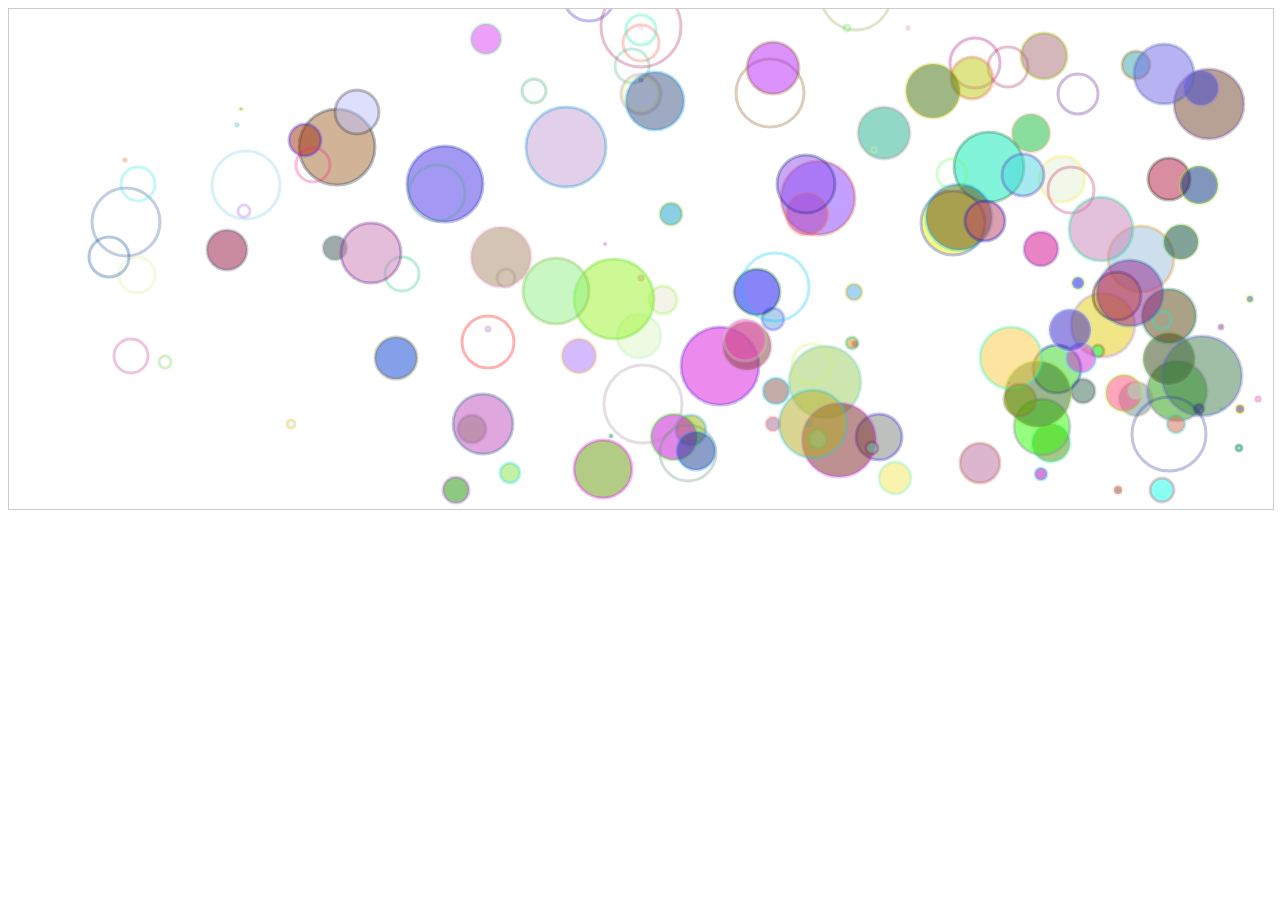
<file: web/echarts/zrender-2.1.0/doc/example/www/index.html>
﻿<!DOCTYPE html>
<html lang="en">
<head>
    <meta charset="utf-8">
    <title>ZRender</title>
    <!--Step:1 Import a module loader, such as esl.js or require.js-->
    <!--Step:1 引入一个模块加载器，如esl.js或者require.js-->
    <script src="js/esl.js"></script>
</head>

<body>
    <!--Step:2 Prepare a dom for ZRender which (must) has size (width & hight)-->
    <!--Step:2 为ZRender准备一个具备大小（宽高）的Dom-->
    <div id="main" style="width:100%;height:500px;border:1px solid #ccc"></div>
    
    <script type="text/javascript">
    // Step:3 conifg ZRender's path, link to zrender.js from current page.
    // Step:3 为模块加载器配置zrender的路径，从当前页面链接到zrender.js
    require.config({
        paths:{ 
            zrender:'./js/zrender',
            'zrender/shape/Circle' : './js/zrender'
        }
    });
    
    // Step:4 require zrender and use it in the callback.
    // Step:4 动态加载zrender然后在回调函数中开始使用
    require(
        ['zrender','zrender/shape/Circle'],
        function(zrender) {
            var zr = zrender.init(document.getElementById('main'));
            var color = require('zrender/tool/color');
            var colorIdx = 0;
            var width = Math.ceil(zr.getWidth());
            var height = Math.ceil(zr.getHeight());

            var i;
            var n = document.createElement('canvas').getContext ? 150 : 50;
            var shapeList = [];
            // 动画元素
            var CircleShape = require('zrender/shape/Circle');
            var guid = require('zrender/tool/guid');
            for(i = 0; i < n; i++) {
                shapeList[i] = new CircleShape({
                    id : guid(),
                    style : {
                        x : Math.ceil(Math.random() * width),
                        y : Math.ceil(Math.random() * height),
                        r : Math.ceil(Math.random() * 40),
                        brushType : Math.ceil(Math.random() * 100) % 3 >= 1 ? 'both' : 'stroke',
                        color : 'rgba('
                                + Math.round(Math.random() * 256) + ','
                                + Math.round(Math.random() * 256) + ','
                                + Math.round(Math.random() * 256) + ', 0.5)',
                        strokeColor : 'rgba('
                                + Math.round(Math.random() * 256) + ','
                                + Math.round(Math.random() * 256) + ','
                                + Math.round(Math.random() * 256) + ', 0.3)',
                        lineWidth : 3
                    },
                    _animationX : Math.ceil(Math.random() * 20),
                    _animationY : Math.ceil(Math.random() * 20),
                    hoverable : false
                });
                if (shapeList[i].style.x < 100 || shapeList[i].style.x > (width - 100)) {
                    shapeList[i].style.x = width / 2;
                }
                if (shapeList[i].style.y < 100 || shapeList[i].style.y > (height - 100)) {
                    shapeList[i].style.y = height / 2;
                }
                zr.addShape(shapeList[i]);
            }

            // 绘画，利用render的callback可以在绘画完成后马上开始动画
            zr.render(function(){
                animationTicket = setInterval(
                    function(){
                        var style;
                        for( i = 0; i < n; i++) {
                            // 可以跳过
                            style = shapeList[i].style;
                            if (style.brushType == 'both') {
                                if (style.x + style.r + shapeList[i]._animationX >= width
                                    || style.x - style.r + shapeList[i]._animationX <= 0
                                ){
                                    shapeList[i]._animationX = -shapeList[i]._animationX;
                                }
                                shapeList[i].style.x += shapeList[i]._animationX;
                            }

                            if (style.brushType == 'both') {
                                if (style.y + style.r + shapeList[i]._animationY >= height ||
                                    style.y - style.r + shapeList[i]._animationY <= 0){
                                    shapeList[i]._animationY = -shapeList[i]._animationY;
                                }
                                shapeList[i].style.y += shapeList[i]._animationY;
                            }
                            else {
                                if (style.y - shapeList[i]._animationY + style.r <= 0){
                                    shapeList[i].style.y = height + style.r;
                                    shapeList[i].style.x = Math.ceil(Math.random() * width);
                                }
                                shapeList[i].style.y -= shapeList[i]._animationY;
                            }
                            // 就看这句就行
                            zr.modShape(shapeList[i].id, shapeList[i]);
                        }
                        zr.refresh();
                    },
                    50
                )
            });
        }
    )
    </script>
</body>
</html>
</file>
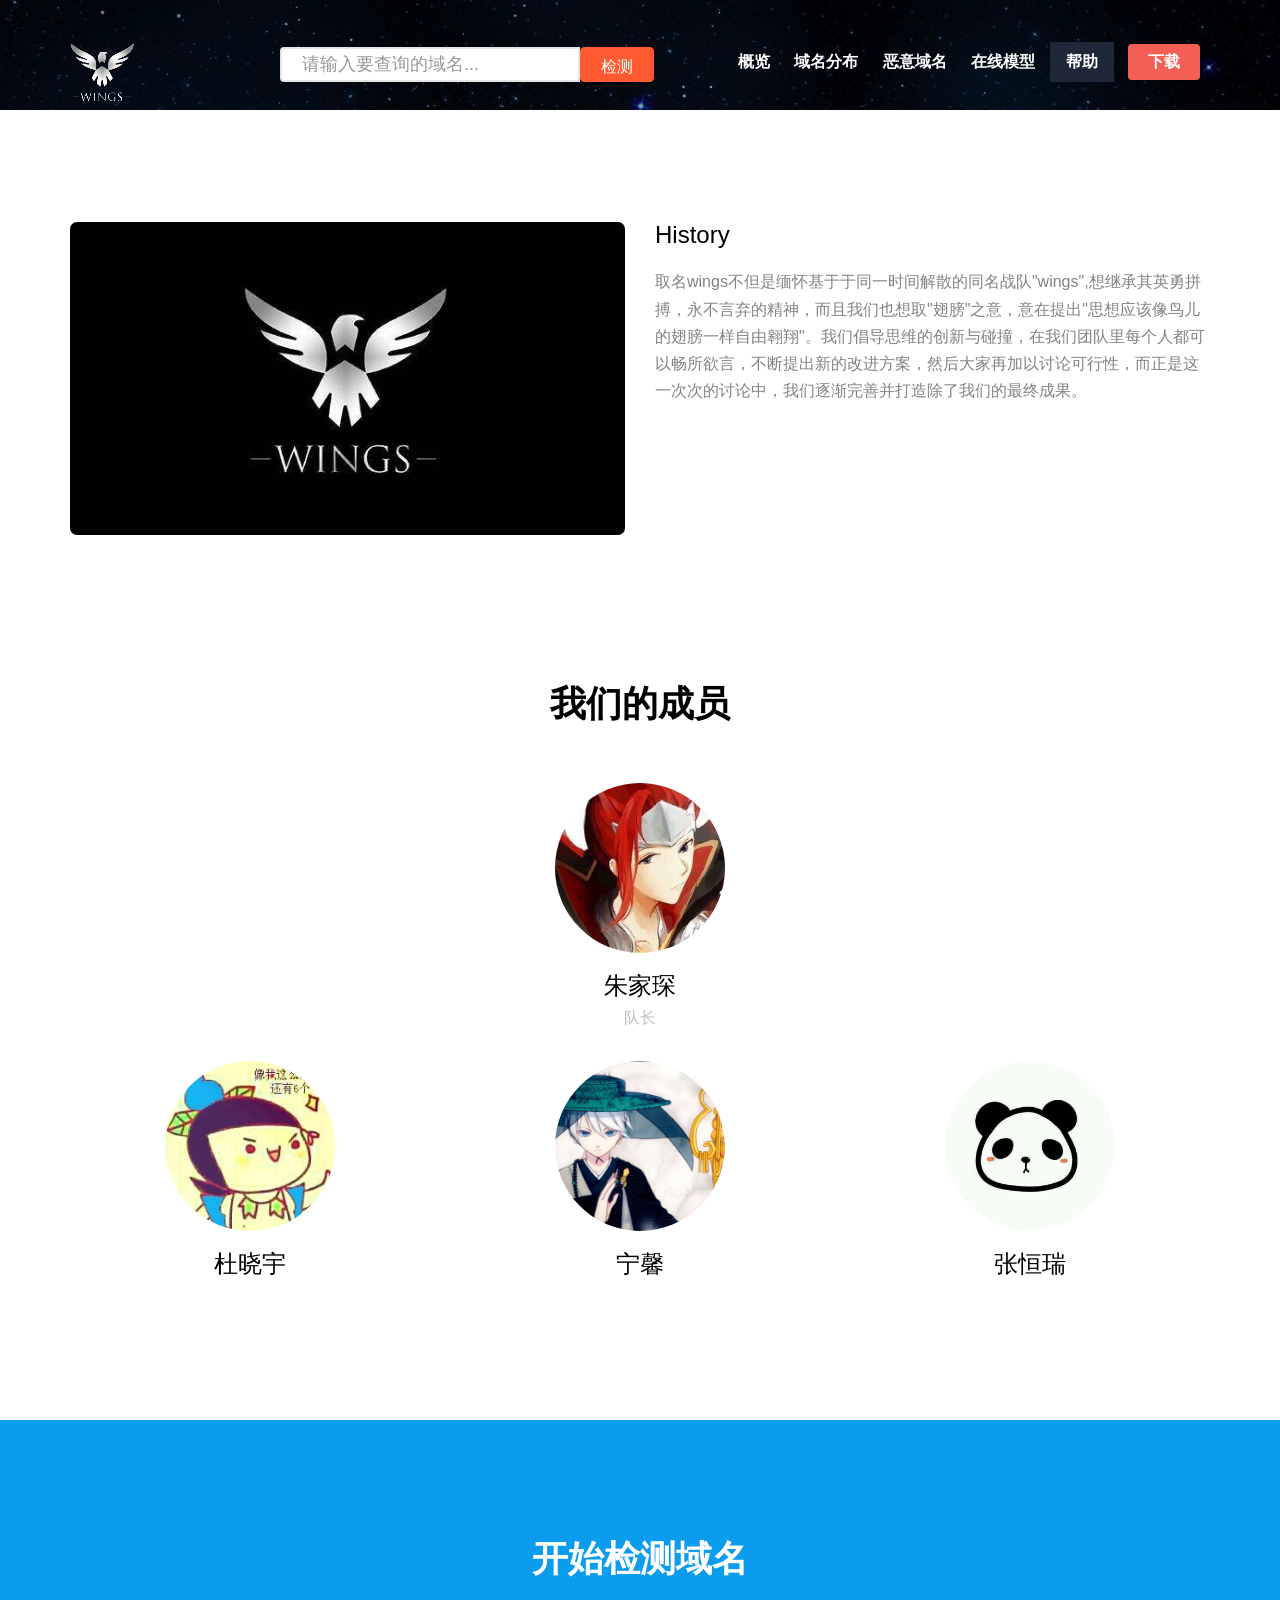
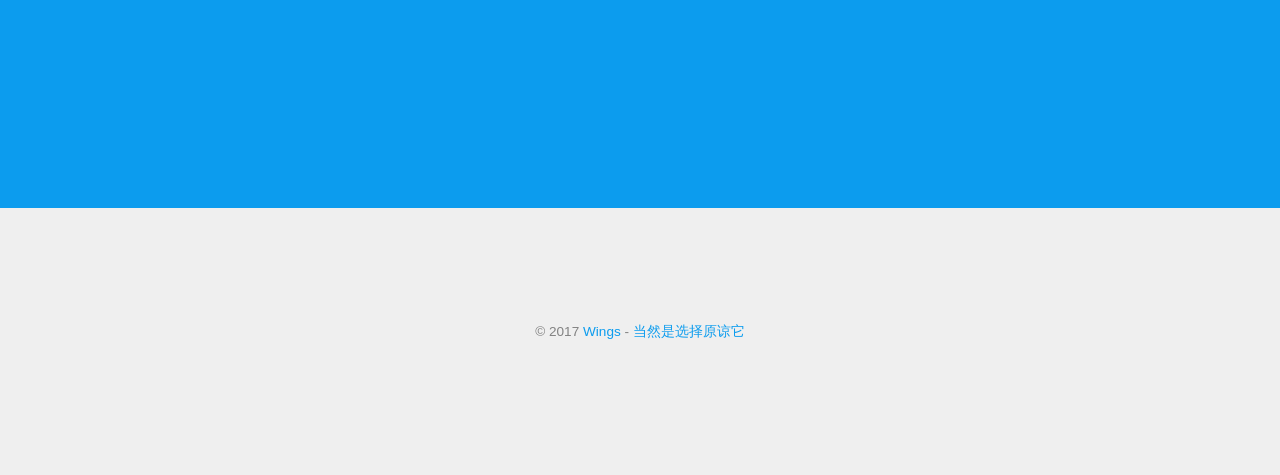
<file: web/about.html>
<!DOCTYPE HTML>
<html>
<head>
	<meta charset="utf-8">
	<meta http-equiv="X-UA-Compatible" content="IE=edge">
	<title>恶意域名检测 - 关于Wings</title>
	<meta name="viewport" content="width=device-width, initial-scale=1">
	<meta name="description" content="Free HTML5 Website Template" />
	<meta name="keywords" content="free website templates, free html5, free template, free bootstrap, free website template, html5, css3, mobile first, responsive" />




	<!-- Facebook and Twitter integration -->
	<meta property="og:title" content=""/>
	<meta property="og:image" content=""/>
	<meta property="og:url" content=""/>
	<meta property="og:site_name" content=""/>
	<meta property="og:description" content=""/>
	<meta name="twitter:title" content="" />
	<meta name="twitter:image" content="" />
	<meta name="twitter:url" content="" />
	<meta name="twitter:card" content="" />

	<!-- <link href='https://fonts.googleapis.com/css?family=Work+Sans:400,300,600,400italic,700' rel='stylesheet' type='text/css'> -->

	<!-- Animate.css -->
	<link rel="stylesheet" href="css/animate.css">
	<!-- Icomoon Icon Fonts-->
	<link rel="stylesheet" href="css/icomoon.css">
	<!-- Bootstrap  -->
	<link rel="stylesheet" href="css/bootstrap.css">
	<!-- Theme style  -->
	<link rel="stylesheet" href="css/style.css">

	<!-- Modernizr JS -->
	<script src="js/modernizr-2.6.2.min.js"></script>
	<!-- FOR IE9 below -->
	<!--[if lt IE 9]>
	<script src="js/respond.min.js"></script>
	<![endif]-->
	<link rel="apple-touch-icon" sizes="76x76" href="images/apple-icon.png">
	<link rel="icon" type="image/png" sizes="96x96" href="images/favicon.png">

</head>
<body>

<div class="fh5co-loader"></div>

<div id="page">
	<nav class="fh5co-nav" role="navigation">
		<div class="container">
			<div class="row">
				<div class="col-xs-2">
					<div id="fh5co-logo"><a href="index.html"><img src="images/logo.png" alt="Logo" class="img-responsive logo" style="float: left"></a></div>
				</div>
				<div class="col-xs-10 text-right menu-1">
					<div class="navbar-form navbar-left">
						<div class="input-group">
							<input type="text" id="getUrl" value="" class="form-control" style="width: 300px;height: 35px;background-color: white" placeholder="请输入要查询的域名...">
							<button type="button" id="search" class="btn btn-default" onclick="search()" style="background-color: #ff5931;border-color: #ff5931;color: white;height: 35px">检测</button>
						</div>
					</div>
					<ul>
						<li><a href="index.html" style="color: white"><strong>概览</strong></a></li>
						<li><a href="IPlocation.html" style="color: white"><strong>域名分布</strong></a></li>
						<li><a href="malicious.html" style="color: white"><strong>恶意域名</strong></a></li>
						<li><a href="model.html" style="color: white"><strong>在线模型</strong></a></li>
						<li class="has-dropdown">
							<button style="height: 40px; background-color: #1e2839;border-width: 0px"><a style="color: white"><strong>帮助</strong></a></button>
							<ul class="dropdown">
								<li><a href="help.html" style="color: black"><strong>如何使用</strong></a></li>
								<li><a href="introduction.html" style="color: black"><strong>系统介绍</strong></a></li>
								<li><a href="about.html" style="color: black"><strong>关于我们</strong></a></li>
							</ul>
						</li>
						<li class="btn-cta" title="下载恶意域名列表" id="download" style="color: white"><a href="../malicious.list"><span><strong>下载</strong></span></a></li>
					</ul>
				</div>
			</div>

		</div>
	</nav>

	<header id="fh5co-header" class="fh5co-cover fh5co-cover-sm" role="banner" style="background-image:url(images/img_bg_2.jpg); height: 110px">
		<div class="overlay"></div>
	</header>
	
	<div id="fh5co-about">
		<div class="container">
			<div class="about-content">
				<div class="row animate-box">
					<div class="col-md-6 col-md-push-6">
						<div class="desc">
							<h3>History</h3>
							<p>取名wings不但是缅怀基于于同一时间解散的同名战队"wings",想继承其英勇拼搏，永不言弃的精神，而且我们也想取"翅膀"之意，意在提出"思想应该像鸟儿的翅膀一样自由翱翔"。我们倡导思维的创新与碰撞，在我们团队里每个人都可以畅所欲言，不断提出新的改进方案，然后大家再加以讨论可行性，而正是这一次次的讨论中，我们逐渐完善并打造除了我们的最终成果。</p>
						</div>
					</div>
					<div class="col-md-6 col-md-pull-6">
						<img class="img-responsive" src="images/img_bg_1.jpg" alt="about">
					</div>
				</div>
			</div>
			<div class="row animate-box">
				<div class="col-md-8 col-md-offset-2 text-center fh5co-heading">
					<h2>我们的成员</h2>
				</div>
			</div>
			<div class="row">
				<div class="col-md-12 col-sm-12 animate-box" data-animate-effect="fadeIn">
					<div class="fh5co-staff">
						<img src="images/zhu.jpg" alt="Free HTML5 Templates by gettemplates.co">
						<h3>朱家琛</h3>
						<strong class="role">队长</strong>
					</div>
				</div>
				<div class="col-md-4 col-sm-4 animate-box" data-animate-effect="fadeIn">
					<div class="fh5co-staff">
						<img src="images/du.jpg" alt="Free HTML5 Templates by gettemplates.co">
						<h3>杜晓宇</h3>
					</div>
				</div>
				<div class="col-md-4 col-sm-4 animate-box" data-animate-effect="fadeIn">
					<div class="fh5co-staff">
						<img src="images/ning.jpg" alt="Free HTML5 Templates by gettemplates.co">
						<h3>宁馨</h3>
					</div>
				</div>
				<div class="col-md-4 col-sm-4 animate-box" data-animate-effect="fadeIn">
					<div class="fh5co-staff">
						<img src="images/zhang.jpg" alt="Free HTML5 Templates by gettemplates.co">
						<h3>张恒瑞</h3>
					</div>
				</div>
			</div>
		</div>
	</div>

	<div id="fh5co-started">
		<div class="container">
			<div class="row animate-box">
				<div class="col-md-8 col-md-offset-2 text-center fh5co-heading">
					<h2>开始检测域名</h2>
				</div>
			</div>
			<div class="row animate-box">
				<div class="col-md-8 col-md-offset-2">
					<div class="col-md-6 col-md-offset-3 col-sm-6">
						<button class="btn btn-default btn-block" onclick="start()">Start</button>
					</div>
				</div>
			</div>
		</div>
	</div>

	<footer id="fh5co-footer" role="contentinfo">
		<div class="container">
			<div class="row copyright">
				<div class="col-md-12 text-center">
					<p>
						<small class="block">&copy; 2017 <a href="about.html" target="_blank" title="Wings">Wings</a> - <a>当然是选择原谅它</a></small>
					</p>
				</div>
			</div>
		</div>
	</footer>
	</div>

	<div class="gototop js-top">
		<a href="#" class="js-gotop"><i class="icon-arrow-up"></i></a>
	</div>
	
	<!-- jQuery -->
	<script src="js/jquery.min.js"></script>
	<!-- jQuery Easing -->
	<script src="js/jquery.easing.1.3.js"></script>
	<!-- Bootstrap -->
	<script src="js/bootstrap.min.js"></script>
	<!-- Waypoints -->
	<script src="js/jquery.waypoints.min.js"></script>
	<!-- Main -->
	<script src="js/main.js"></script>

<script>
    function start() {
        window.location = 'index.html';
    }
</script>

<script>
    var legalArray = ['a','b','c','d','e','f','g','h','i','j','k','l','m','n','o','p','q','r','s','t','u','v','w','x','y','z','A','B','C','D','E','F','G','H','I','J','K','L','M','N','O','P','Q','R','S','T','U','V','W','X','Y','Z','1','2','3','4','5','6','7','8','9','0','-','.'];
    function search() {
        var input = document.getElementById('getUrl').value;
        if(input === ''){
            alert('域名不能为空！');
        }
        else {
            var flag = true;
            if(input.split('.')[0] == 'www'){
                input = input.substring(4,input.length);
            }
            if(input.length > 66 || input.split('.').length > 3){
                flag = false;
            }
            for(var i = 0; i < input.length; i++){
                if(legalArray.indexOf(input[i]) > -1){}
                else{
                    alert(input[i]);
                    flag = false;
                    break;
                }
            }
            if(flag == false){
                alert('输入域名不合法');
            }
            else{
                window.location = 'result.html#' + input;
            }
        }
    }

    $('#getUrl').bind('keydown',function(event){
        if(event.keyCode == "13") {
            var input = document.getElementById('getUrl').value;
            if(input === ''){
                alert('域名不能为空！');
            }
            else {
                var flag = true;
                var illegal = '';
                if(input.split('.')[0] == 'www'){
                    input = input.substring(4,input.length);
                }
                if(input.length > 66 || input.split('.').length > 3){
                    flag = false;
                }
                for(var i = 0; i < input.length; i++){
                    if(legalArray.indexOf(input[i]) > -1){}
                    else{
                        alert(input[i]);
                        flag = false;
                        break;
                    }
                }
                if(flag == false){
                    alert('输入域名不合法');
                }
                else{
                    window.location = 'result.html#' + input;
                }
            }
        }
    });

</script>

	</body>
</html>
</file>
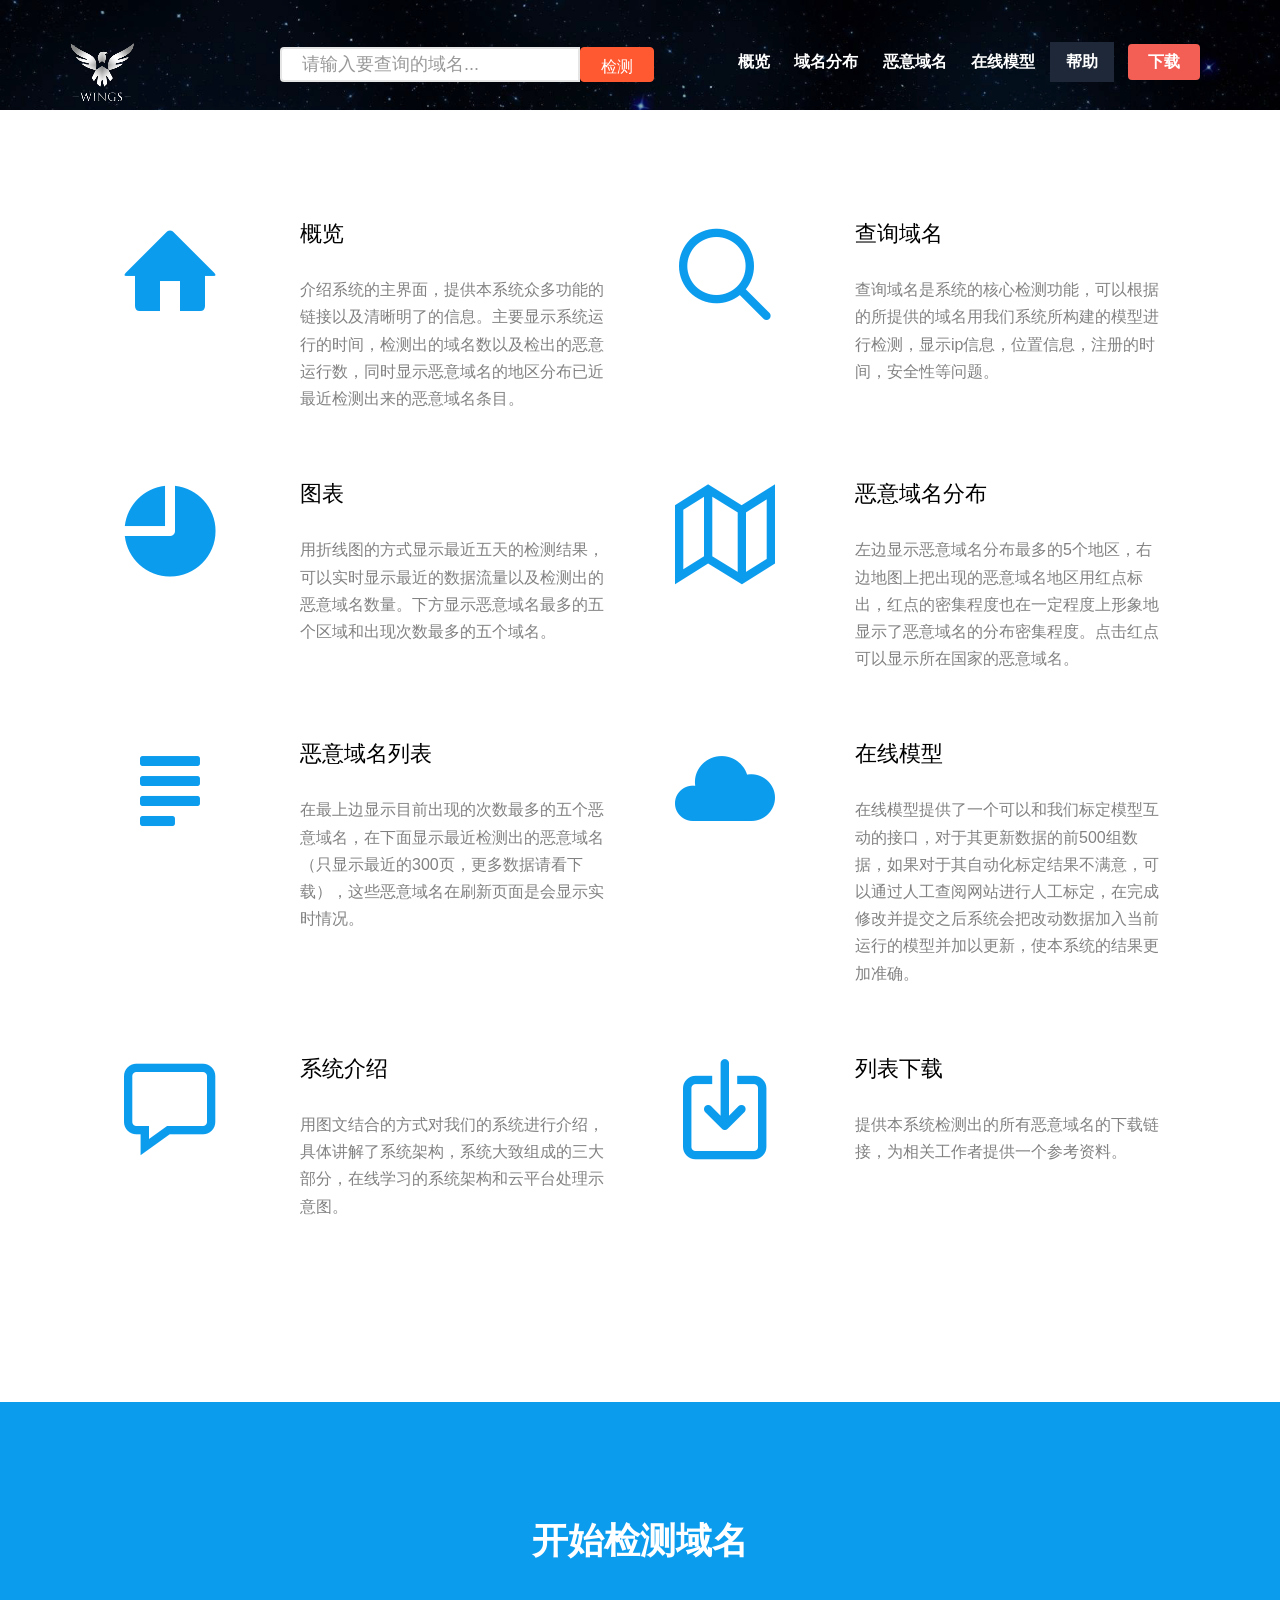
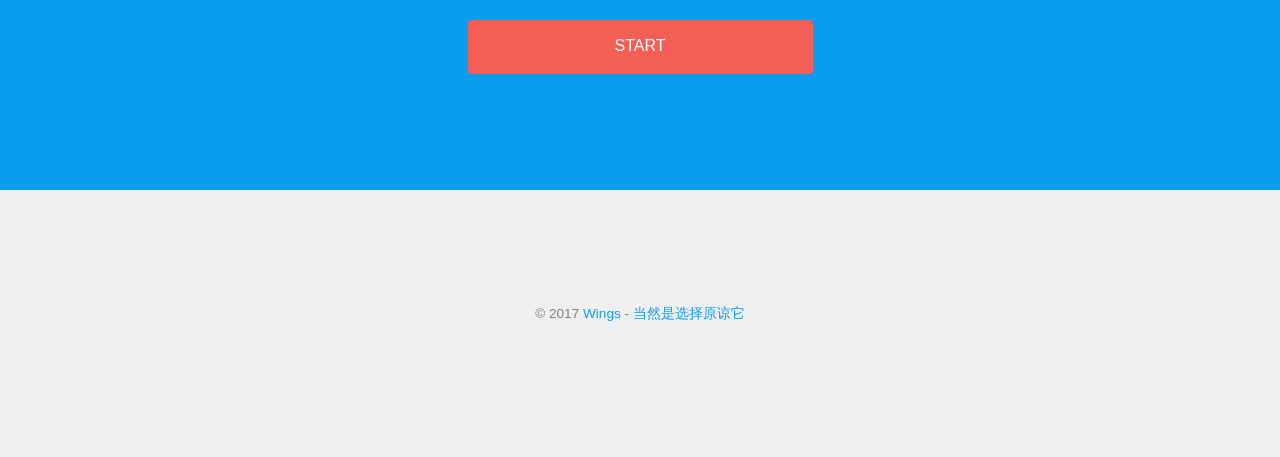
<file: web/help.html>
<!DOCTYPE HTML>
<html>
<head>
	<meta charset="utf-8">
	<meta http-equiv="X-UA-Compatible" content="IE=edge">
	<title>恶意域名检测 - 帮助</title>
	<meta name="viewport" content="width=device-width, initial-scale=1">
	<meta name="description" content="Free HTML5 Website Template" />
	<meta name="keywords" content="free website templates, free html5, free template, free bootstrap, free website template, html5, css3, mobile first, responsive" />




	<!-- Facebook and Twitter integration -->
	<meta property="og:title" content=""/>
	<meta property="og:image" content=""/>
	<meta property="og:url" content=""/>
	<meta property="og:site_name" content=""/>
	<meta property="og:description" content=""/>
	<meta name="twitter:title" content="" />
	<meta name="twitter:image" content="" />
	<meta name="twitter:url" content="" />
	<meta name="twitter:card" content="" />

	<!-- <link href='https://fonts.googleapis.com/css?family=Work+Sans:400,300,600,400italic,700' rel='stylesheet' type='text/css'> -->

	<!-- Animate.css -->
	<link rel="stylesheet" href="css/animate.css">
	<!-- Icomoon Icon Fonts-->
	<link rel="stylesheet" href="css/icomoon.css">
	<!-- Bootstrap  -->
	<link rel="stylesheet" href="css/bootstrap.css">
	<!-- Theme style  -->
	<link rel="stylesheet" href="css/style.css">

	<!-- Modernizr JS -->
	<script src="js/modernizr-2.6.2.min.js"></script>
	<!-- FOR IE9 below -->
	<!--[if lt IE 9]>
	<script src="js/respond.min.js"></script>
	<![endif]-->
	<link rel="apple-touch-icon" sizes="76x76" href="images/apple-icon.png">
	<link rel="icon" type="image/png" sizes="96x96" href="images/favicon.png">

</head>
<body>

<div class="fh5co-loader"></div>

<div id="page">
	<nav class="fh5co-nav" role="navigation">
		<div class="container">
			<div class="row">
				<div class="col-xs-2">
					<div id="fh5co-logo"><a href="index.html"><img src="images/logo.png" alt="Logo" class="img-responsive logo" style="float: left"></a></div>
				</div>
				<div class="col-xs-10 text-right menu-1">
					<div class="navbar-form navbar-left">
						<div class="input-group">
							<input type="text" id="getUrl" value="" class="form-control" style="width: 300px;height: 35px;background-color: white" placeholder="请输入要查询的域名...">
							<button type="button" id="search" class="btn btn-default" onclick="search()" style="background-color: #ff5931;border-color: #ff5931;color: white;height: 35px">检测</button>
						</div>
					</div>
					<ul>
						<li><a href="index.html" style="color: white"><strong>概览</strong></a></li>
						<li><a href="IPlocation.html" style="color: white"><strong>域名分布</strong></a></li>
						<li><a href="malicious.html" style="color: white"><strong>恶意域名</strong></a></li>
						<li><a href="model.html" style="color: white"><strong>在线模型</strong></a></li>
						<li class="has-dropdown">
							<button style="height: 40px; background-color: #1e2839;border-width: 0px"><a style="color: white"><strong>帮助</strong></a></button>
							<ul class="dropdown">
								<li><a href="help.html" style="color: black"><strong>如何使用</strong></a></li>
								<li><a href="introduction.html" style="color: black"><strong>系统介绍</strong></a></li>
								<li><a href="about.html" style="color: black"><strong>关于我们</strong></a></li>
							</ul>
						</li>
						<li class="btn-cta" title="下载恶意域名列表" id="download" style="color: white"><a href="../malicious.list"><span><strong>下载</strong></span></a></li>
					</ul>
				</div>
			</div>

		</div>
	</nav>

	<header id="fh5co-header" class="fh5co-cover fh5co-cover-sm" role="banner" style="background-image:url(images/img_bg_2.jpg); height: 110px">
		<div class="overlay"></div>
	</header>
	
	<div id="fh5co-services">
		<div class="container">
			<div class="col-md-12">
				<div class="col-md-6 col-sm-6 animate-box">
					<div class="feature-center">
					<span class="icon icon2">
						<a href="index.html"><i class="icon-home"></i></a>
					</span>
						<div class="desc">
							<h3><a href="index.html" style="color: black">概览</a></h3>
							<p>介绍系统的主界面，提供本系统众多功能的链接以及清晰明了的信息。主要显示系统运行的时间，检测出的域名数以及检出的恶意运行数，同时显示恶意域名的地区分布已近最近检测出来的恶意域名条目。</p>
						</div>
					</div>
				</div>
				<div class="col-md-6 col-sm-6 animate-box">
					<div class="feature-center">
					<span class="icon icon2">
						<a href="index.html"><i class="icon-search"></i></a>
					</span>
						<div class="desc">
							<h3><a href="index.html" style="color: black">查询域名</a></h3>
							<p>查询域名是系统的核心检测功能，可以根据的所提供的域名用我们系统所构建的模型进行检测，显示ip信息，位置信息，注册的时间，安全性等问题。</p>
						</div>
					</div>
				</div>
			</div>
			<div class="col-md-12">
				<div class="col-md-6 col-sm-6 animate-box">
					<div class="feature-center">
					<span class="icon icon2">
						<a href="charts.html"><i class="icon-pie-chart"></i></a>
					</span>
						<div class="desc">
							<h3><a href="charts.html" style="color: black">图表</a></h3>
							<p>用折线图的方式显示最近五天的检测结果，可以实时显示最近的数据流量以及检测出的恶意域名数量。下方显示恶意域名最多的五个区域和出现次数最多的五个域名。</p>
						</div>
					</div>
				</div>
				<div class="col-md-6 col-sm-6 animate-box">
					<div class="feature-center">
					<span class="icon icon2">
						<a href="IPlocation.html"><i class="icon-map"></i></a>
					</span>
						<div class="desc">
							<h3><a href="IPlocation.html" style="color: black">恶意域名分布</a></h3>
							<p>左边显示恶意域名分布最多的5个地区，右边地图上把出现的恶意域名地区用红点标出，红点的密集程度也在一定程度上形象地显示了恶意域名的分布密集程度。点击红点可以显示所在国家的恶意域名。</p>
						</div>
					</div>
				</div>
			</div>
			<div class="col-md-12">
				<div class="col-md-6 col-sm-6 animate-box">
					<div class="feature-center">
					<span class="icon icon2">
						<a href="malicious.html"><i class="icon-text"></i></a>
					</span>
						<div class="desc">
							<h3><a href="malicious.html" style="color: black">恶意域名列表</a></h3>
							<p>在最上边显示目前出现的次数最多的五个恶意域名，在下面显示最近检测出的恶意域名（只显示最近的300页，更多数据请看下载），这些恶意域名在刷新页面是会显示实时情况。</p>
						</div>
					</div>
				</div>
				<div class="col-md-6 col-sm-6 animate-box">
					<div class="feature-center">
					<span class="icon icon2">
						<a href="model.html"><i class="icon-cloud2"></i></a>
					</span>
						<div class="desc">
							<h3><a href="model.html" style="color: black">在线模型</a></h3>
							<p>在线模型提供了一个可以和我们标定模型互动的接口，对于其更新数据的前500组数据，如果对于其自动化标定结果不满意，可以通过人工查阅网站进行人工标定，在完成修改并提交之后系统会把改动数据加入当前运行的模型并加以更新，使本系统的结果更加准确。</p>
						</div>
					</div>
				</div>
			</div>
			<div class="col-md-12">
				<div class="col-md-6 col-sm-6 animate-box">
					<div class="feature-center">
					<span class="icon icon2">
						<a href="introduction.html"><i class="icon-speech-bubble"></i></a>
					</span>
						<div class="desc">
							<h3><a href="introduction.html" style="color: black">系统介绍</a></h3>
							<p>用图文结合的方式对我们的系统进行介绍，具体讲解了系统架构，系统大致组成的三大部分，在线学习的系统架构和云平台处理示意图。</p>
						</div>
					</div>
				</div>
				<div class="col-md-6 col-sm-6 animate-box">
					<div class="feature-center">
					<span class="icon icon2">
						<a href="index.html"><i class="icon-download"></i></a>
					</span>
						<div class="desc">
							<h3><a href="index.html" style="color: black">列表下载</a></h3>
							<p>提供本系统检测出的所有恶意域名的下载链接，为相关工作者提供一个参考资料。</p>
						</div>
					</div>
				</div>
			</div>
		</div>
	</div>

	<div id="fh5co-started">
		<div class="container">
			<div class="row animate-box">
				<div class="col-md-8 col-md-offset-2 text-center fh5co-heading">
					<h2>开始检测域名</h2>
				</div>
			</div>
			<div class="row animate-box">
				<div class="col-md-8 col-md-offset-2">
					<div class="col-md-6 col-md-offset-3 col-sm-6">
						<button class="btn btn-default btn-block" onclick="start()">Start</button>
					</div>
				</div>
			</div>
		</div>
	</div>

	<footer id="fh5co-footer" role="contentinfo">
		<div class="container">
			<div class="row copyright">
				<div class="col-md-12 text-center">
					<p>
						<small class="block">&copy; 2017 <a href="about.html" target="_blank" title="Wings">Wings</a> - <a>当然是选择原谅它</a></small>
					</p>
				</div>
			</div>
		</div>
	</footer>
	</div>

	<div class="gototop js-top">
		<a href="#" class="js-gotop"><i class="icon-arrow-up"></i></a>
	</div>
	
	<!-- jQuery -->
	<script src="js/jquery.min.js"></script>
	<!-- jQuery Easing -->
	<script src="js/jquery.easing.1.3.js"></script>
	<!-- Bootstrap -->
	<script src="js/bootstrap.min.js"></script>
	<!-- Waypoints -->
	<script src="js/jquery.waypoints.min.js"></script>
	<!-- Main -->
	<script src="js/main.js"></script>
	<script>
    	function start() {
        	window.location = 'index.html';
    	}
	</script>

<script>
    var legalArray = ['a','b','c','d','e','f','g','h','i','j','k','l','m','n','o','p','q','r','s','t','u','v','w','x','y','z','A','B','C','D','E','F','G','H','I','J','K','L','M','N','O','P','Q','R','S','T','U','V','W','X','Y','Z','1','2','3','4','5','6','7','8','9','0','-','.'];
    function search() {
        var input = document.getElementById('getUrl').value;
        if(input === ''){
            alert('域名不能为空！');
        }
        else {
            var flag = true;
            if(input.split('.')[0] == 'www'){
                input = input.substring(4,input.length);
            }
            if(input.length > 66 || input.split('.').length > 3){
                flag = false;
            }
            for(var i = 0; i < input.length; i++){
                if(legalArray.indexOf(input[i]) > -1){}
                else{
                    alert(input[i]);
                    flag = false;
                    break;
                }
            }
            if(flag == false){
                alert('输入域名不合法');
            }
            else{
                window.location = 'result.html#' + input;
            }
        }
    }

    $('#getUrl').bind('keydown',function(event){
        if(event.keyCode == "13") {
            var input = document.getElementById('getUrl').value;
            if(input === ''){
                alert('域名不能为空！');
            }
            else {
                var flag = true;
                var illegal = '';
                if(input.split('.')[0] == 'www'){
                    input = input.substring(4,input.length);
                }
                if(input.length > 66 || input.split('.').length > 3){
                    flag = false;
                }
                for(var i = 0; i < input.length; i++){
                    if(legalArray.indexOf(input[i]) > -1){}
                    else{
                        alert(input[i]);
                        flag = false;
                        break;
                    }
                }
                if(flag == false){
                    alert('输入域名不合法');
                }
                else{
                    window.location = 'result.html#' + input;
                }
            }
        }
    });

</script>

	</body>
</html>
</file>
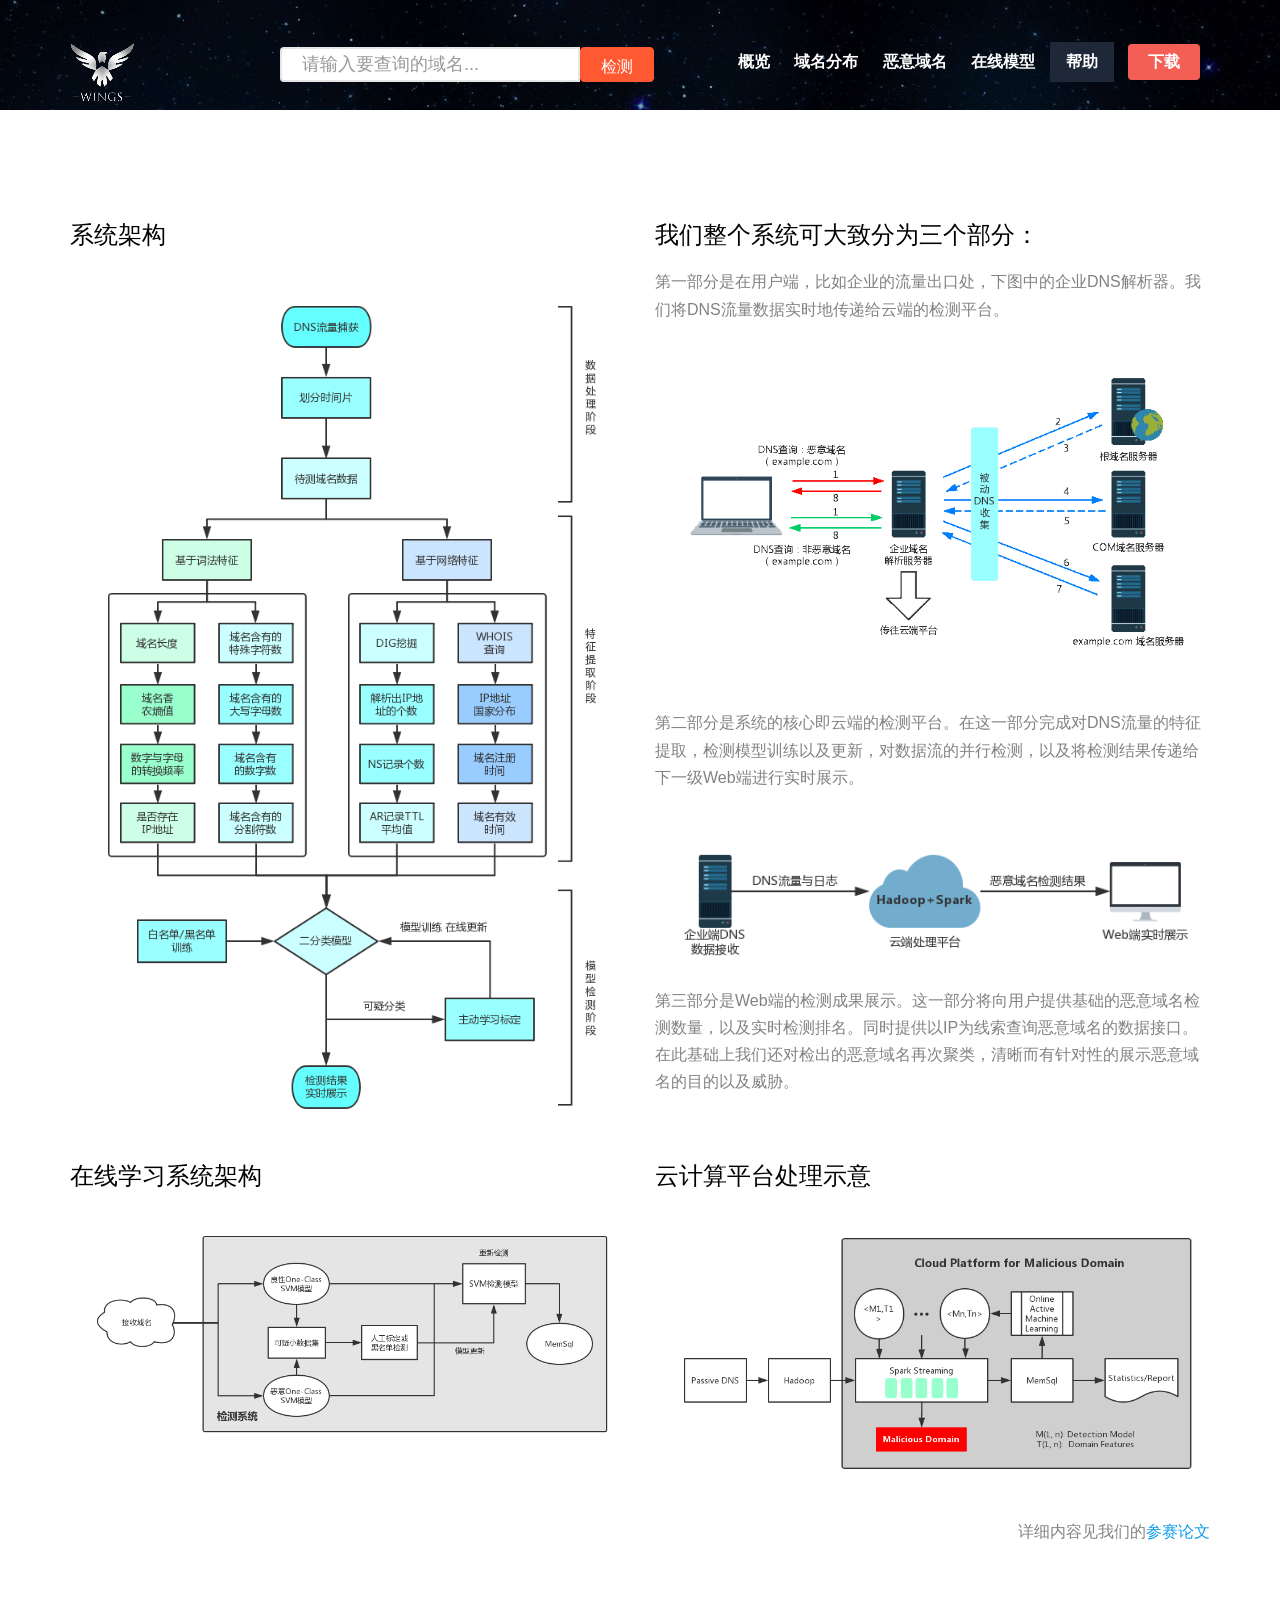
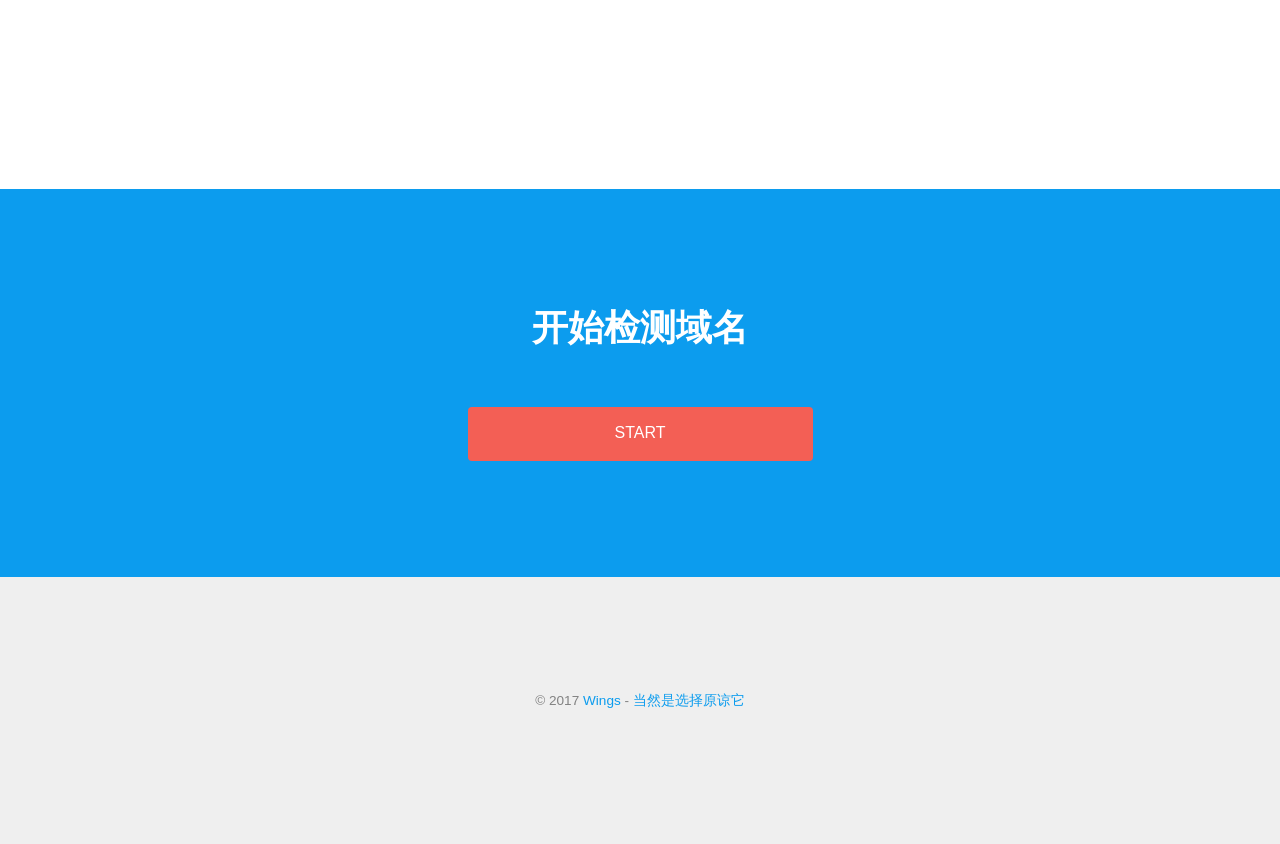
<file: web/introduction.html>
<!DOCTYPE HTML>
<html>
<head>
	<meta charset="utf-8">
	<meta http-equiv="X-UA-Compatible" content="IE=edge">
	<title>恶意域名检测 - 系统介绍</title>
	<meta name="viewport" content="width=device-width, initial-scale=1">
	<meta name="description" content="Free HTML5 Website Template" />
	<meta name="keywords" content="free website templates, free html5, free template, free bootstrap, free website template, html5, css3, mobile first, responsive" />




	<!-- Facebook and Twitter integration -->
	<meta property="og:title" content=""/>
	<meta property="og:image" content=""/>
	<meta property="og:url" content=""/>
	<meta property="og:site_name" content=""/>
	<meta property="og:description" content=""/>
	<meta name="twitter:title" content="" />
	<meta name="twitter:image" content="" />
	<meta name="twitter:url" content="" />
	<meta name="twitter:card" content="" />

	<!-- <link href='https://fonts.googleapis.com/css?family=Work+Sans:400,300,600,400italic,700' rel='stylesheet' type='text/css'> -->

	<!-- Animate.css -->
	<link rel="stylesheet" href="css/animate.css">
	<!-- Icomoon Icon Fonts-->
	<link rel="stylesheet" href="css/icomoon.css">
	<!-- Bootstrap  -->
	<link rel="stylesheet" href="css/bootstrap.css">
	<!-- Theme style  -->
	<link rel="stylesheet" href="css/style.css">

	<!-- Modernizr JS -->
	<script src="js/modernizr-2.6.2.min.js"></script>
	<!-- FOR IE9 below -->
	<!--[if lt IE 9]>
	<script src="js/respond.min.js"></script>
	<![endif]-->
	<link rel="apple-touch-icon" sizes="76x76" href="images/apple-icon.png">
	<link rel="icon" type="image/png" sizes="96x96" href="images/favicon.png">

</head>
<body>

<div class="fh5co-loader"></div>

<div id="page">
	<nav class="fh5co-nav" role="navigation">
		<div class="container">
			<div class="row">
				<div class="col-xs-2">
					<div id="fh5co-logo"><a href="index.html"><img src="images/logo.png" alt="Logo" class="img-responsive logo" style="float: left"></a></div>
				</div>
				<div class="col-xs-10 text-right menu-1">
					<div class="navbar-form navbar-left">
						<div class="input-group">
							<input type="text" id="getUrl" value="" class="form-control" style="width: 300px;height: 35px;background-color: white" placeholder="请输入要查询的域名...">
							<button type="button" id="search" class="btn btn-default" onclick="search()" style="background-color: #ff5931;border-color: #ff5931;color: white;height: 35px">检测</button>
						</div>
					</div>
					<ul>
						<li><a href="index.html" style="color: white"><strong>概览</strong></a></li>
						<li><a href="IPlocation.html" style="color: white"><strong>域名分布</strong></a></li>
						<li><a href="malicious.html" style="color: white"><strong>恶意域名</strong></a></li>
						<li><a href="model.html" style="color: white"><strong>在线模型</strong></a></li>
						<li class="has-dropdown">
							<button style="height: 40px; background-color: #1e2839;border-width: 0px"><a style="color: white"><strong>帮助</strong></a></button>
							<ul class="dropdown">
								<li><a href="help.html" style="color: black"><strong>如何使用</strong></a></li>
								<li><a href="introduction.html" style="color: black"><strong>系统介绍</strong></a></li>
								<li><a href="about.html" style="color: black"><strong>关于我们</strong></a></li>
							</ul>
						</li>
						<li class="btn-cta" title="下载恶意域名列表" id="download" style="color: white"><a href="../malicious.list"><span><strong>下载</strong></span></a></li>
					</ul>
				</div>
			</div>

		</div>
	</nav>

	<header id="fh5co-header" class="fh5co-cover fh5co-cover-sm" role="banner" style="background-image:url(images/img_bg_2.jpg); height: 110px">
		<div class="overlay"></div>
	</header>
	
	<div id="fh5co-about">
		<div class="container">
			<div class="about-content">
				<div class="row animate-box">
					<div class="col-md-6">
						<div class="text-left">
							<h3>系统架构</h3>
							<img src="images/introduction1.png" alt="about" style="width: 100%">
						</div>
					</div>
					<div class="col-md-6">
						<div class="text-left">
							<h3>我们整个系统可大致分为三个部分：</h3>
							<p>第一部分是在用户端，比如企业的流量出口处，下图中的企业DNS解析器。我们将DNS流量数据实时地传递给云端的检测平台。</p>
							<img src="images/introduction2.png" alt="about" style="width: 100%">
						</div>
						<div class="text-left">
							<p>第二部分是系统的核心即云端的检测平台。在这一部分完成对DNS流量的特征提取，检测模型训练以及更新，对数据流的并行检测，以及将检测结果传递给下一级Web端进行实时展示。</p>
							<img src="images/introduction3.png" alt="about" style="width: 100%">
						</div>
						<div class="text-left">
							<p>第三部分是Web端的检测成果展示。这一部分将向用户提供基础的恶意域名检测数量，以及实时检测排名。同时提供以IP为线索查询恶意域名的数据接口。在此基础上我们还对检出的恶意域名再次聚类，清晰而有针对性的展示恶意域名的目的以及威胁。</p>
						</div>
					</div>
				</div>
				<div class="row animate-box">
					<div class="col-md-6">
						<div class="text-left">
							<h3>在线学习系统架构</h3>
							<img src="images/introduction4.png" alt="about" style="width: 100%">
						</div>
					</div>
					<div class="col-md-6">
						<div class="text-left">
							<h3>云计算平台处理示意</h3>
							<img src="images/introduction5.png" alt="about" style="width: 100%">
						</div>
					</div>
				</div>
				<div class="row animate-box">
					<div class="col-md-12">
						<div class="text-right">
							<p>详细内容见我们的<a href="report.pdf" target="view_window">参赛论文</a></p>
						</div>
					</div>
				</div>
			</div>
		</div>
	</div>

	<div id="fh5co-started">
		<div class="container">
			<div class="row animate-box">
				<div class="col-md-8 col-md-offset-2 text-center fh5co-heading">
					<h2>开始检测域名</h2>
				</div>
			</div>
			<div class="row animate-box">
				<div class="col-md-8 col-md-offset-2">
					<div class="col-md-6 col-md-offset-3 col-sm-6">
						<button class="btn btn-default btn-block" onclick="start()">Start</button>
					</div>
				</div>
			</div>
		</div>
	</div>

	<footer id="fh5co-footer" role="contentinfo">
		<div class="container">
			<div class="row copyright">
				<div class="col-md-12 text-center">
					<p>
						<small class="block">&copy; 2017 <a href="about.html" target="_blank" title="Wings">Wings</a> - <a>当然是选择原谅它</a></small>
					</p>
				</div>
			</div>
		</div>
	</footer>
	</div>

	<div class="gototop js-top">
		<a href="#" class="js-gotop"><i class="icon-arrow-up"></i></a>
	</div>
	
	<!-- jQuery -->
	<script src="js/jquery.min.js"></script>
	<!-- jQuery Easing -->
	<script src="js/jquery.easing.1.3.js"></script>
	<!-- Bootstrap -->
	<script src="js/bootstrap.min.js"></script>
	<!-- Waypoints -->
	<script src="js/jquery.waypoints.min.js"></script>
	<!-- Main -->
	<script src="js/main.js"></script>

<script>
    function start() {
        window.location = 'index.html';
    }
</script>

<script>
    var legalArray = ['a','b','c','d','e','f','g','h','i','j','k','l','m','n','o','p','q','r','s','t','u','v','w','x','y','z','A','B','C','D','E','F','G','H','I','J','K','L','M','N','O','P','Q','R','S','T','U','V','W','X','Y','Z','1','2','3','4','5','6','7','8','9','0','-','.'];
    function search() {
        var input = document.getElementById('getUrl').value;
        if(input === ''){
            alert('域名不能为空！');
        }
        else {
            var flag = true;
            if(input.split('.')[0] == 'www'){
                input = input.substring(4,input.length);
            }
            if(input.length > 66 || input.split('.').length > 3){
                flag = false;
            }
            for(var i = 0; i < input.length; i++){
                if(legalArray.indexOf(input[i]) > -1){}
                else{
                    alert(input[i]);
                    flag = false;
                    break;
                }
            }
            if(flag == false){
                alert('输入域名不合法');
            }
            else{
                window.location = 'result.html#' + input;
            }
        }
    }

    $('#getUrl').bind('keydown',function(event){
        if(event.keyCode == "13") {
            var input = document.getElementById('getUrl').value;
            if(input === ''){
                alert('域名不能为空！');
            }
            else {
                var flag = true;
                var illegal = '';
                if(input.split('.')[0] == 'www'){
                    input = input.substring(4,input.length);
                }
                if(input.length > 66 || input.split('.').length > 3){
                    flag = false;
                }
                for(var i = 0; i < input.length; i++){
                    if(legalArray.indexOf(input[i]) > -1){}
                    else{
                        alert(input[i]);
                        flag = false;
                        break;
                    }
                }
                if(flag == false){
                    alert('输入域名不合法');
                }
                else{
                    window.location = 'result.html#' + input;
                }
            }
        }
    });

</script>

	</body>
</html>
</file>
<file: web/echarts/zrender-2.1.0/doc/asset/css/zrenderHome.css>
body {
    padding-top:60px;
    padding-bottom: 40px;
    color: #5a5a5a;
    font-family: "微软雅黑";
}
#home-body {
    *padding-top: 40px;
}
.face {
    height: 300px;
    background-color:#181818;
    margin-bottom: 30px;
    margin-top: -20px;
}
#forkme_banner {
    display: block;
    position: absolute;
    top: 0;
    right: 0;
    z-index: 10;
    padding: 10px 50px 10px 10px;
    color: #fff;
    background: url('../img/blacktocat.png') #0090ff no-repeat 95% 50%;
    font-weight: 700;
    box-shadow: 0 0 10px rgba(0,0,0,.5);
    border-bottom-left-radius: 2px;
    border-bottom-right-radius: 2px;
}
/* Featurettes
------------------------- */
.featurette-divider {
  margin: 30px 0; /* Space out the Bootstrap <hr> more */
}
.featurette {
  overflow: hidden; /* Vertically center images part 2: clear their floats. */
}

.navbar a.brand {
    background:url('../ico/favicon.png') no-repeat 0 10px;
    margin-left:0
}
.sidebar-nav {
    padding: 9px 0;
    margin-bottom: 0;
}

/* Give some space on the sides of the floated elements so text doesn't run right into it. */
.featurette .pull-left {
  margin:10px 40px 0 0;
}
.featurette .pull-right {
  margin:10px 0 0 40px;
}

/* Thin out the marketing headings */
.featurette-heading {
  font-size: 50px;
  font-weight: 300;
  line-height: 1;
}

.CodeMirror pre{color: #f8f8f2;}

.span4.ani {
    transition: width 1s;
    -moz-transition: width 1s; /* Firefox 4 */
    -webkit-transition: width 1s; /* Safari and Chrome */
    -o-transition: width 1s; /* Opera */
}
.span8.ani {
    transition: width 1s;
    -moz-transition: width 1s; /* Firefox 4 */
    -webkit-transition: width 1s; /* Safari and Chrome */
    -o-transition: width 1s; /* Opera */
}
.main {
    height: 400px;
    overflow: hidden;
    padding : 10px;
    margin-bottom: 10px;
    border: 1px solid #e3e3e3;
    -webkit-border-radius: 4px;
       -moz-border-radius: 4px;
            border-radius: 4px;
    -webkit-box-shadow: inset 0 1px 1px rgba(0, 0, 0, 0.05);
       -moz-box-shadow: inset 0 1px 1px rgba(0, 0, 0, 0.05);
            box-shadow: inset 0 1px 1px rgba(0, 0, 0, 0.05);
}

.accordion {
    width:230px; /*for ie 6/7/8 */
}
@media all and (min-width:0){
    .accordion {
        width:258px;
    }
}
a.accordion-toggle:hover {
    text-decoration:none;
    font-weight:bolder;
}
ul.nav-list {
    overflow-y: auto;
}
.nav-list i.icon-plus, .nav-list i.icon-minus {
    margin: 6px 0 0 -15px;
    float: left;
    cursor : pointer;
    opacity: .3;
}
i.icon-chevron-right{
    float: right;
    margin-top: 2px;
    margin-right: -6px;
    opacity: .25;
}
.page-header {
    padding-top:35px;
    margin:0;
    border-width:0;
}
.page-header h1 {
    background-color:#eee;
    padding:15px;
    text-align:right;
}
div.section {
    padding-top:30px;
}
tr.head {
    background-color:#f5f5f5
}

#icon-resize {
    float:right;
    opacity:.3;
}
a#icon-resize:hover {
    opacity:.6;
}
</file>
<file: web/echarts/zrender-2.1.0/doc/api/styles/prettify-tomorrow.css>
/* Tomorrow Theme */
/* Original theme - https://github.com/chriskempson/tomorrow-theme */
/* Pretty printing styles. Used with prettify.js. */
/* SPAN elements with the classes below are added by prettyprint. */
/* plain text */
.pln {
  color: #4d4d4c; }

@media screen {
  /* string content */
  .str {
    color: #718c00; }

  /* a keyword */
  .kwd {
    color: #8959a8; }

  /* a comment */
  .com {
    color: #8e908c; }

  /* a type name */
  .typ {
    color: #4271ae; }

  /* a literal value */
  .lit {
    color: #f5871f; }

  /* punctuation */
  .pun {
    color: #4d4d4c; }

  /* lisp open bracket */
  .opn {
    color: #4d4d4c; }

  /* lisp close bracket */
  .clo {
    color: #4d4d4c; }

  /* a markup tag name */
  .tag {
    color: #c82829; }

  /* a markup attribute name */
  .atn {
    color: #f5871f; }

  /* a markup attribute value */
  .atv {
    color: #3e999f; }

  /* a declaration */
  .dec {
    color: #f5871f; }

  /* a variable name */
  .var {
    color: #c82829; }

  /* a function name */
  .fun {
    color: #4271ae; } }
/* Use higher contrast and text-weight for printable form. */
@media print, projection {
  .str {
    color: #060; }

  .kwd {
    color: #006;
    font-weight: bold; }

  .com {
    color: #600;
    font-style: italic; }

  .typ {
    color: #404;
    font-weight: bold; }

  .lit {
    color: #044; }

  .pun, .opn, .clo {
    color: #440; }

  .tag {
    color: #006;
    font-weight: bold; }

  .atn {
    color: #404; }

  .atv {
    color: #060; } }
/* Style */
/*
pre.prettyprint {
  background: white;
  font-family: Menlo, Monaco, Consolas, monospace;
  font-size: 12px;
  line-height: 1.5;
  border: 1px solid #ccc;
  padding: 10px; }
*/

/* Specify class=linenums on a pre to get line numbering */
ol.linenums {
  margin-top: 0;
  margin-bottom: 0; }

/* IE indents via margin-left */
li.L0,
li.L1,
li.L2,
li.L3,
li.L4,
li.L5,
li.L6,
li.L7,
li.L8,
li.L9 {
  /* */ }

/* Alternate shading for lines */
li.L1,
li.L3,
li.L5,
li.L7,
li.L9 {
  /* */ }
</file>
<file: web/echarts/zrender-2.1.0/doc/api/styles/jaguar.css>
html,
body {
  font: 1em "jaf-bernino-sans", "Lucida Grande", "Lucida Sans Unicode", "Lucida Sans", Geneva, Verdana, sans-serif;
  background-color: #fff;
}
ul,
ol {
  margin: 0;
  padding: 0;
}
li {
  list-style-type: none;
}
#wrap {
  position: relative;
}
::-webkit-scrollbar {
  width: 8px;
  background-color: transparent;
}
::-webkit-scrollbar-thumb {
  background-color: gray;
  border-radius: 4px;
}
.navigation {
  position: fixed;
  float: left;
  width: 250px;
  height: 100%;
  background-color: #1a1a1a;
}
.navigation .applicationName {
  margin: 0;
  margin-top: 15px;
  padding: 10px 15px;
  font: bold 1.25em Helvetica;
  color: #fff;
}
.navigation .applicationName a {
  color: #fff;
}
.navigation .search {
  padding: 10px 15px;
}
.navigation .search input {
  background-color: #333;
  color: #fff;
  border-color: #555;
}
.navigation .list {
  padding: 10px 15px 0 15px;
  position: relative;
  overflow: auto;
  width: 100%;
}
.navigation li.item {
  margin-bottom: 8px;
  padding-bottom: 8px;
  border-bottom: 1px solid #333;
}
.navigation li.item a {
  color: #bbb;
}
.navigation li.item a:hover {
  color: #fff;
}
.navigation li.item .title {
  cursor: pointer;
  position: relative;
  display: block;
  font-size: 0.8em;
}
.navigation li.item .title a {
  color: #e1e1e1;
}
.navigation li.item .title a:hover {
  color: #fff;
}
.navigation li.item .title .static {
  display: block;
  border-radius: 3px;
  background-color: #779c34;
  color: #000;
  font-size: 0.7em;
  padding: 2px 4px;
  float: right;
}
.navigation li.item .subtitle {
  margin-top: 10px;
  font: bold 0.65em Helvetica;
  color: #779c34;
  display: block;
}
.navigation li.item ul > li {
  font-size: 0.7em;
  padding-left: 8px;
  margin-top: 2px;
}
.navigation li.item .itemMembers {
  display: none;
}
.main {
  padding: 20px 20px;
  margin-left: 250px;
}
.main .page-title {
  display: none;
}
.main h1 {
  font-weight: bold;
  font-size: 1.6em;
  margin: 0;
}
.main h2 {
  font-weight: bold;
  font-size: 1.5em;
  margin: 0;
}
.main h3 {
  font-weight: bold;
  font-size: 12px;
  margin: 5px 0;
}
.main h4 {
  font-weight: bold;
  font-size: 1em;
}
.main h5 {
  font-weight: bold;
  font-size: 12px;
}
.main dd {
  font-size: 12px;
}
.main h4.name span.type-signature {
  display: inline-block;
  border-radius: 3px;
  background-color: gray;
  color: #fff;
  font-size: 0.7em;
  padding: 2px 4px;
}
.main h4.name span.type-signature.type a {
  color: #fff;
}
.main h4.name > span.type-signature:first-child {
  margin-right: 8px;
}
.main h4.name span.type {
  margin-left: 5px;
}
.main h4.name span.glyphicon {
  display: inline-block;
  vertical-align: middle;
  color: #e1e1e1;
  margin-left: 7px;
}
.main h4.name span.returnType {
  margin-left: 3px;
  background-color: transparent!important;
  color: gray!important;
}
.main span.static {
  display: inline-block;
  border-radius: 3px;
  background-color: #779c34 !important;
  color: #fff;
  font-size: 0.7em;
  padding: 2px 4px;
  margin-right: 8px;
}
.main span.number {
  background-color: gray!important;
}
.main span.string {
  background-color: gray!important;
}
.main span.object {
  background-color: #2a6496 !important;
}
.main span.array {
  background-color: #2a6496 !important;
}
.main span.boolean {
  background-color: #ee7d7d !important;
}
.main .subsection-title {
  font-size: 22px;
  margin-top: 30px;
  color: #779c34;
}
.main .description {
  margin-top: 10px;
  font-size: 13px;
}
.main .description p {
  font-size: 13px;
}
.main .tag-source {
  font-size: 12px;
}
.main dt.tag-source {
  margin-top: 5px;
}
.main dt.tag-todo {
  font-size: 10px;
  display: inline-block;
  background-color: #2a6496;
  color: #fff;
  padding: 2px 4px;
  border-radius: 5px;
}
.main .type-signature {
  font-size: 12px;
}
.main .tag-deprecated {
  display: inline-block;
  font-size: 10px;
}
.main .important {
  background-color: #ee7d7d;
  color: #fff;
  padding: 2px 4px;
  border-radius: 5px;
}
.main .nameContainer {
  position: relative;
  margin-top: 20px;
  padding-top: 5px;
  border-top: 1px solid #e1e1e1;
}
.main .nameContainer .inherited {
  display: inline-block;
  border-radius: 3px;
  background-color: #888!important;
  font-size: 0.7em;
  padding: 2px 4px;
  margin-right: 5px;
}
.main .nameContainer .inherited a {
  color: #fff;
}
.main .nameContainer .tag-source {
  position: absolute;
  top: 17px;
  right: 0;
  font-size: 10px;
}
.main .nameContainer .tag-source a {
  color: gray;
}
.main .nameContainer.inherited {
  color: gray;
}
.main .nameContainer h4 {
  margin-right: 150px;
  line-height: 1.3;
}
.main .nameContainer h4 .signature {
  font-size: 13px;
  font-weight: normal;
  font-family: Menlo, Monaco, Consolas, "Courier New", monospace;
}
.main pre {
  font-size: 11px;
}
.main table {
  width: 100%;
  margin-bottom: 15px;
}
.main table th {
  padding: 3px 3px;
}
.main table td {
  vertical-align: top;
  padding: 5px 3px;
}
.main table .name {
  width: 110px;
}
.main table .type {
  width: 60px;
  color: #aaa;
  font-size: 11px;
}
.main table .attributes {
  width: 80px;
  color: #aaa;
  font-size: 11px;
}
.main table .description {
  font-size: 12px;
}
.main table .description p {
  margin: 0;
}
.main table .optional {
  float: left;
  border-radius: 3px;
  background-color: #ddd!important;
  font-size: 0.7em;
  padding: 2px 4px;
  margin-right: 5px;
  color: gray;
}
.main .readme p {
  margin-top: 15px;
  line-height: 1.2;
  font-size: 0.85em;
}
.main .readme h1 {
  font-size: 1.7em;
}
.main .readme h2 {
  margin-top: 30px;
  margin-bottom: 10px;
  padding-bottom: 10px;
  border-bottom: 1px solid #e1e1e1;
}
.main .readme li {
  font-size: 0.9em;
  margin-bottom: 10px;
}
.main article ol,
.main article ul {
  margin-left: 25px;
}
.main article ol > li {
  list-style-type: decimal;
  margin-bottom: 5px;
}
.main article ul > li {
  margin-bottom: 5px;
  list-style-type: disc;
}
footer {
  margin: 15px 0;
  padding-top: 15px;
  border-top: 1px solid #e1e1e1;
  font-family: "freight-text-pro", Georgia, Cambria, "Times New Roman", Times, serif;
  font-size: 0.8em;
  color: gray;
}
</file>
<file: web/css/icomoon.css>
@font-face {
  font-family: 'icomoon';
  src:  url('../fonts/icomoon/icomoon.eot?6iuir');
  src:  url('../fonts/icomoon/icomoon.eot?6iuir#iefix') format('embedded-opentype'),
    url('../fonts/icomoon/icomoon.ttf?6iuir') format('truetype'),
    url('../fonts/icomoon/icomoon.woff?6iuir') format('woff'),
    url('../fonts/icomoon/icomoon.svg?6iuir#icomoon') format('svg');
  font-weight: normal;
  font-style: normal;
}

[class^="icon-"], [class*=" icon-"] {
  /* use !important to prevent issues with browser extensions that change fonts */
  font-family: 'icomoon' !important;
  speak: none;
  font-style: normal;
  font-weight: normal;
  font-variant: normal;
  text-transform: none;
  line-height: 1;

  /* Better Font Rendering =========== */
  -webkit-font-smoothing: antialiased;
  -moz-osx-font-smoothing: grayscale;
}

.icon-eye:before {
  content: "\e000";
}
.icon-paper-clip:before {
  content: "\e001";
}
.icon-mail:before {
  content: "\e002";
}
.icon-toggle:before {
  content: "\e003";
}
.icon-layout:before {
  content: "\e004";
}
.icon-link:before {
  content: "\e005";
}
.icon-bell:before {
  content: "\e006";
}
.icon-lock:before {
  content: "\e007";
}
.icon-unlock:before {
  content: "\e008";
}
.icon-ribbon:before {
  content: "\e009";
}
.icon-image:before {
  content: "\e010";
}
.icon-signal:before {
  content: "\e011";
}
.icon-target:before {
  content: "\e012";
}
.icon-clipboard:before {
  content: "\e013";
}
.icon-clock:before {
  content: "\e014";
}
.icon-watch:before {
  content: "\e015";
}
.icon-air-play:before {
  content: "\e016";
}
.icon-camera:before {
  content: "\e017";
}
.icon-video:before {
  content: "\e018";
}
.icon-disc:before {
  content: "\e019";
}
.icon-printer:before {
  content: "\e020";
}
.icon-monitor:before {
  content: "\e021";
}
.icon-server:before {
  content: "\e022";
}
.icon-cog:before {
  content: "\e023";
}
.icon-heart:before {
  content: "\e024";
}
.icon-paragraph:before {
  content: "\e025";
}
.icon-align-justify:before {
  content: "\e026";
}
.icon-align-left:before {
  content: "\e027";
}
.icon-align-center:before {
  content: "\e028";
}
.icon-align-right:before {
  content: "\e029";
}
.icon-book:before {
  content: "\e030";
}
.icon-layers:before {
  content: "\e031";
}
.icon-stack:before {
  content: "\e032";
}
.icon-stack-2:before {
  content: "\e033";
}
.icon-paper:before {
  content: "\e034";
}
.icon-paper-stack:before {
  content: "\e035";
}
.icon-search:before {
  content: "\e036";
}
.icon-zoom-in:before {
  content: "\e037";
}
.icon-zoom-out:before {
  content: "\e038";
}
.icon-reply:before {
  content: "\e039";
}
.icon-circle-plus:before {
  content: "\e040";
}
.icon-circle-minus:before {
  content: "\e041";
}
.icon-circle-check:before {
  content: "\e042";
}
.icon-circle-cross:before {
  content: "\e043";
}
.icon-square-plus:before {
  content: "\e044";
}
.icon-square-minus:before {
  content: "\e045";
}
.icon-square-check:before {
  content: "\e046";
}
.icon-square-cross:before {
  content: "\e047";
}
.icon-microphone:before {
  content: "\e048";
}
.icon-record:before {
  content: "\e049";
}
.icon-skip-back:before {
  content: "\e050";
}
.icon-rewind:before {
  content: "\e051";
}
.icon-play:before {
  content: "\e052";
}
.icon-pause:before {
  content: "\e053";
}
.icon-stop:before {
  content: "\e054";
}
.icon-fast-forward:before {
  content: "\e055";
}
.icon-skip-forward:before {
  content: "\e056";
}
.icon-shuffle:before {
  content: "\e057";
}
.icon-repeat:before {
  content: "\e058";
}
.icon-folder:before {
  content: "\e059";
}
.icon-umbrella:before {
  content: "\e060";
}
.icon-moon:before {
  content: "\e061";
}
.icon-thermometer:before {
  content: "\e062";
}
.icon-drop:before {
  content: "\e063";
}
.icon-sun:before {
  content: "\e064";
}
.icon-cloud:before {
  content: "\e065";
}
.icon-cloud-upload:before {
  content: "\e066";
}
.icon-cloud-download:before {
  content: "\e067";
}
.icon-upload:before {
  content: "\e068";
}
.icon-download:before {
  content: "\e069";
}
.icon-location:before {
  content: "\e070";
}
.icon-location-2:before {
  content: "\e071";
}
.icon-map:before {
  content: "\e072";
}
.icon-battery:before {
  content: "\e073";
}
.icon-head:before {
  content: "\e074";
}
.icon-briefcase:before {
  content: "\e075";
}
.icon-speech-bubble:before {
  content: "\e076";
}
.icon-anchor:before {
  content: "\e077";
}
.icon-globe:before {
  content: "\e078";
}
.icon-box:before {
  content: "\e079";
}
.icon-reload:before {
  content: "\e080";
}
.icon-share:before {
  content: "\e081";
}
.icon-marquee:before {
  content: "\e082";
}
.icon-marquee-plus:before {
  content: "\e083";
}
.icon-marquee-minus:before {
  content: "\e084";
}
.icon-tag:before {
  content: "\e085";
}
.icon-power:before {
  content: "\e086";
}
.icon-command:before {
  content: "\e087";
}
.icon-alt:before {
  content: "\e088";
}
.icon-esc:before {
  content: "\e089";
}
.icon-bar-graph:before {
  content: "\e090";
}
.icon-bar-graph-2:before {
  content: "\e091";
}
.icon-pie-graph:before {
  content: "\e092";
}
.icon-star:before {
  content: "\e093";
}
.icon-arrow-left:before {
  content: "\e094";
}
.icon-arrow-right:before {
  content: "\e095";
}
.icon-arrow-up:before {
  content: "\e096";
}
.icon-arrow-down:before {
  content: "\e097";
}
.icon-volume:before {
  content: "\e098";
}
.icon-mute:before {
  content: "\e099";
}
.icon-content-right:before {
  content: "\e100";
}
.icon-content-left:before {
  content: "\e101";
}
.icon-grid:before {
  content: "\e102";
}
.icon-grid-2:before {
  content: "\e103";
}
.icon-columns:before {
  content: "\e104";
}
.icon-loader:before {
  content: "\e105";
}
.icon-bag:before {
  content: "\e106";
}
.icon-ban:before {
  content: "\e107";
}
.icon-flag:before {
  content: "\e108";
}
.icon-trash:before {
  content: "\e109";
}
.icon-expand:before {
  content: "\e110";
}
.icon-contract:before {
  content: "\e111";
}
.icon-maximize:before {
  content: "\e112";
}
.icon-minimize:before {
  content: "\e113";
}
.icon-plus:before {
  content: "\e114";
}
.icon-minus:before {
  content: "\e115";
}
.icon-check:before {
  content: "\e116";
}
.icon-cross:before {
  content: "\e117";
}
.icon-move:before {
  content: "\e118";
}
.icon-delete:before {
  content: "\e119";
}
.icon-menu:before {
  content: "\e120";
}
.icon-archive:before {
  content: "\e121";
}
.icon-inbox:before {
  content: "\e122";
}
.icon-outbox:before {
  content: "\e123";
}
.icon-file:before {
  content: "\e124";
}
.icon-file-add:before {
  content: "\e125";
}
.icon-file-subtract:before {
  content: "\e126";
}
.icon-help:before {
  content: "\e127";
}
.icon-open:before {
  content: "\e128";
}
.icon-ellipsis:before {
  content: "\e129";
}
.icon-add-to-list:before {
  content: "\e900";
}
.icon-classic-computer:before {
  content: "\e901";
}
.icon-controller-fast-backward:before {
  content: "\e902";
}
.icon-creative-commons-attribution:before {
  content: "\e903";
}
.icon-creative-commons-noderivs:before {
  content: "\e904";
}
.icon-creative-commons-noncommercial-eu:before {
  content: "\e905";
}
.icon-creative-commons-noncommercial-us:before {
  content: "\e906";
}
.icon-creative-commons-public-domain:before {
  content: "\e907";
}
.icon-creative-commons-remix:before {
  content: "\e908";
}
.icon-creative-commons-share:before {
  content: "\e909";
}
.icon-creative-commons-sharealike:before {
  content: "\e90a";
}
.icon-creative-commons:before {
  content: "\e90b";
}
.icon-document-landscape:before {
  content: "\e90c";
}
.icon-remove-user:before {
  content: "\e90d";
}
.icon-warning:before {
  content: "\e90e";
}
.icon-arrow-bold-down:before {
  content: "\e90f";
}
.icon-arrow-bold-left:before {
  content: "\e910";
}
.icon-arrow-bold-right:before {
  content: "\e911";
}
.icon-arrow-bold-up:before {
  content: "\e912";
}
.icon-arrow-down2:before {
  content: "\e913";
}
.icon-arrow-left2:before {
  content: "\e914";
}
.icon-arrow-long-down:before {
  content: "\e915";
}
.icon-arrow-long-left:before {
  content: "\e916";
}
.icon-arrow-long-right:before {
  content: "\e917";
}
.icon-arrow-long-up:before {
  content: "\e918";
}
.icon-arrow-right2:before {
  content: "\e919";
}
.icon-arrow-up2:before {
  content: "\e91a";
}
.icon-arrow-with-circle-down:before {
  content: "\e91b";
}
.icon-arrow-with-circle-left:before {
  content: "\e91c";
}
.icon-arrow-with-circle-right:before {
  content: "\e91d";
}
.icon-arrow-with-circle-up:before {
  content: "\e91e";
}
.icon-bookmark:before {
  content: "\e91f";
}
.icon-bookmarks:before {
  content: "\e920";
}
.icon-chevron-down:before {
  content: "\e921";
}
.icon-chevron-left:before {
  content: "\e922";
}
.icon-chevron-right:before {
  content: "\e923";
}
.icon-chevron-small-down:before {
  content: "\e924";
}
.icon-chevron-small-left:before {
  content: "\e925";
}
.icon-chevron-small-right:before {
  content: "\e926";
}
.icon-chevron-small-up:before {
  content: "\e927";
}
.icon-chevron-thin-down:before {
  content: "\e928";
}
.icon-chevron-thin-left:before {
  content: "\e929";
}
.icon-chevron-thin-right:before {
  content: "\e92a";
}
.icon-chevron-thin-up:before {
  content: "\e92b";
}
.icon-chevron-up:before {
  content: "\e92c";
}
.icon-chevron-with-circle-down:before {
  content: "\e92d";
}
.icon-chevron-with-circle-left:before {
  content: "\e92e";
}
.icon-chevron-with-circle-right:before {
  content: "\e92f";
}
.icon-chevron-with-circle-up:before {
  content: "\e930";
}
.icon-cloud2:before {
  content: "\e931";
}
.icon-controller-fast-forward:before {
  content: "\e932";
}
.icon-controller-jump-to-start:before {
  content: "\e933";
}
.icon-controller-next:before {
  content: "\e934";
}
.icon-controller-paus:before {
  content: "\e935";
}
.icon-controller-play:before {
  content: "\e936";
}
.icon-controller-record:before {
  content: "\e937";
}
.icon-controller-stop:before {
  content: "\e938";
}
.icon-controller-volume:before {
  content: "\e939";
}
.icon-dot-single:before {
  content: "\e93a";
}
.icon-dots-three-horizontal:before {
  content: "\e93b";
}
.icon-dots-three-vertical:before {
  content: "\e93c";
}
.icon-dots-two-horizontal:before {
  content: "\e93d";
}
.icon-dots-two-vertical:before {
  content: "\e93e";
}
.icon-download2:before {
  content: "\e93f";
}
.icon-emoji-flirt:before {
  content: "\e940";
}
.icon-flow-branch:before {
  content: "\e941";
}
.icon-flow-cascade:before {
  content: "\e942";
}
.icon-flow-line:before {
  content: "\e943";
}
.icon-flow-parallel:before {
  content: "\e944";
}
.icon-flow-tree:before {
  content: "\e945";
}
.icon-install:before {
  content: "\e946";
}
.icon-layers2:before {
  content: "\e947";
}
.icon-open-book:before {
  content: "\e948";
}
.icon-resize-100:before {
  content: "\e949";
}
.icon-resize-full-screen:before {
  content: "\e94a";
}
.icon-save:before {
  content: "\e94b";
}
.icon-select-arrows:before {
  content: "\e94c";
}
.icon-sound-mute:before {
  content: "\e94d";
}
.icon-sound:before {
  content: "\e94e";
}
.icon-trash2:before {
  content: "\e94f";
}
.icon-triangle-down:before {
  content: "\e950";
}
.icon-triangle-left:before {
  content: "\e951";
}
.icon-triangle-right:before {
  content: "\e952";
}
.icon-triangle-up:before {
  content: "\e953";
}
.icon-uninstall:before {
  content: "\e954";
}
.icon-upload-to-cloud:before {
  content: "\e955";
}
.icon-upload2:before {
  content: "\e956";
}
.icon-add-user:before {
  content: "\e957";
}
.icon-address:before {
  content: "\e958";
}
.icon-adjust:before {
  content: "\e959";
}
.icon-air:before {
  content: "\e95a";
}
.icon-aircraft-landing:before {
  content: "\e95b";
}
.icon-aircraft-take-off:before {
  content: "\e95c";
}
.icon-aircraft:before {
  content: "\e95d";
}
.icon-align-bottom:before {
  content: "\e95e";
}
.icon-align-horizontal-middle:before {
  content: "\e95f";
}
.icon-align-left2:before {
  content: "\e960";
}
.icon-align-right2:before {
  content: "\e961";
}
.icon-align-top:before {
  content: "\e962";
}
.icon-align-vertical-middle:before {
  content: "\e963";
}
.icon-archive2:before {
  content: "\e964";
}
.icon-area-graph:before {
  content: "\e965";
}
.icon-attachment:before {
  content: "\e966";
}
.icon-awareness-ribbon:before {
  content: "\e967";
}
.icon-back-in-time:before {
  content: "\e968";
}
.icon-back:before {
  content: "\e969";
}
.icon-bar-graph2:before {
  content: "\e96a";
}
.icon-battery2:before {
  content: "\e96b";
}
.icon-beamed-note:before {
  content: "\e96c";
}
.icon-bell2:before {
  content: "\e96d";
}
.icon-blackboard:before {
  content: "\e96e";
}
.icon-block:before {
  content: "\e96f";
}
.icon-book2:before {
  content: "\e970";
}
.icon-bowl:before {
  content: "\e971";
}
.icon-box2:before {
  content: "\e972";
}
.icon-briefcase2:before {
  content: "\e973";
}
.icon-browser:before {
  content: "\e974";
}
.icon-brush:before {
  content: "\e975";
}
.icon-bucket:before {
  content: "\e976";
}
.icon-cake:before {
  content: "\e977";
}
.icon-calculator:before {
  content: "\e978";
}
.icon-calendar:before {
  content: "\e979";
}
.icon-camera2:before {
  content: "\e97a";
}
.icon-ccw:before {
  content: "\e97b";
}
.icon-chat:before {
  content: "\e97c";
}
.icon-check2:before {
  content: "\e97d";
}
.icon-circle-with-cross:before {
  content: "\e97e";
}
.icon-circle-with-minus:before {
  content: "\e97f";
}
.icon-circle-with-plus:before {
  content: "\e980";
}
.icon-circle:before {
  content: "\e981";
}
.icon-circular-graph:before {
  content: "\e982";
}
.icon-clapperboard:before {
  content: "\e983";
}
.icon-clipboard2:before {
  content: "\e984";
}
.icon-clock2:before {
  content: "\e985";
}
.icon-code:before {
  content: "\e986";
}
.icon-cog2:before {
  content: "\e987";
}
.icon-colours:before {
  content: "\e988";
}
.icon-compass:before {
  content: "\e989";
}
.icon-copy:before {
  content: "\e98a";
}
.icon-credit-card:before {
  content: "\e98b";
}
.icon-credit:before {
  content: "\e98c";
}
.icon-cross2:before {
  content: "\e98d";
}
.icon-cup:before {
  content: "\e98e";
}
.icon-cw:before {
  content: "\e98f";
}
.icon-cycle:before {
  content: "\e990";
}
.icon-database:before {
  content: "\e991";
}
.icon-dial-pad:before {
  content: "\e992";
}
.icon-direction:before {
  content: "\e993";
}
.icon-document:before {
  content: "\e994";
}
.icon-documents:before {
  content: "\e995";
}
.icon-drink:before {
  content: "\e996";
}
.icon-drive:before {
  content: "\e997";
}
.icon-drop2:before {
  content: "\e998";
}
.icon-edit:before {
  content: "\e999";
}
.icon-email:before {
  content: "\e99a";
}
.icon-emoji-happy:before {
  content: "\e99b";
}
.icon-emoji-neutral:before {
  content: "\e99c";
}
.icon-emoji-sad:before {
  content: "\e99d";
}
.icon-erase:before {
  content: "\e99e";
}
.icon-eraser:before {
  content: "\e99f";
}
.icon-export:before {
  content: "\e9a0";
}
.icon-eye2:before {
  content: "\e9a1";
}
.icon-feather:before {
  content: "\e9a2";
}
.icon-flag2:before {
  content: "\e9a3";
}
.icon-flash:before {
  content: "\e9a4";
}
.icon-flashlight:before {
  content: "\e9a5";
}
.icon-flat-brush:before {
  content: "\e9a6";
}
.icon-folder-images:before {
  content: "\e9a7";
}
.icon-folder-music:before {
  content: "\e9a8";
}
.icon-folder-video:before {
  content: "\e9a9";
}
.icon-folder2:before {
  content: "\e9aa";
}
.icon-forward:before {
  content: "\e9ab";
}
.icon-funnel:before {
  content: "\e9ac";
}
.icon-game-controller:before {
  content: "\e9ad";
}
.icon-gauge:before {
  content: "\e9ae";
}
.icon-globe2:before {
  content: "\e9af";
}
.icon-graduation-cap:before {
  content: "\e9b0";
}
.icon-grid2:before {
  content: "\e9b1";
}
.icon-hair-cross:before {
  content: "\e9b2";
}
.icon-hand:before {
  content: "\e9b3";
}
.icon-heart-outlined:before {
  content: "\e9b4";
}
.icon-heart2:before {
  content: "\e9b5";
}
.icon-help-with-circle:before {
  content: "\e9b6";
}
.icon-help2:before {
  content: "\e9b7";
}
.icon-home:before {
  content: "\e9b8";
}
.icon-hour-glass:before {
  content: "\e9b9";
}
.icon-image-inverted:before {
  content: "\e9ba";
}
.icon-image2:before {
  content: "\e9bb";
}
.icon-images:before {
  content: "\e9bc";
}
.icon-inbox2:before {
  content: "\e9bd";
}
.icon-infinity:before {
  content: "\e9be";
}
.icon-info-with-circle:before {
  content: "\e9bf";
}
.icon-info:before {
  content: "\e9c0";
}
.icon-key:before {
  content: "\e9c1";
}
.icon-keyboard:before {
  content: "\e9c2";
}
.icon-lab-flask:before {
  content: "\e9c3";
}
.icon-landline:before {
  content: "\e9c4";
}
.icon-language:before {
  content: "\e9c5";
}
.icon-laptop:before {
  content: "\e9c6";
}
.icon-leaf:before {
  content: "\e9c7";
}
.icon-level-down:before {
  content: "\e9c8";
}
.icon-level-up:before {
  content: "\e9c9";
}
.icon-lifebuoy:before {
  content: "\e9ca";
}
.icon-light-bulb:before {
  content: "\e9cb";
}
.icon-light-down:before {
  content: "\e9cc";
}
.icon-light-up:before {
  content: "\e9cd";
}
.icon-line-graph:before {
  content: "\e9ce";
}
.icon-link2:before {
  content: "\e9cf";
}
.icon-list:before {
  content: "\e9d0";
}
.icon-location-pin:before {
  content: "\e9d1";
}
.icon-location2:before {
  content: "\e9d2";
}
.icon-lock-open:before {
  content: "\e9d3";
}
.icon-lock2:before {
  content: "\e9d4";
}
.icon-log-out:before {
  content: "\e9d5";
}
.icon-login:before {
  content: "\e9d6";
}
.icon-loop:before {
  content: "\e9d7";
}
.icon-magnet:before {
  content: "\e9d8";
}
.icon-magnifying-glass:before {
  content: "\e9d9";
}
.icon-mail2:before {
  content: "\e9da";
}
.icon-man:before {
  content: "\e9db";
}
.icon-map2:before {
  content: "\e9dc";
}
.icon-mask:before {
  content: "\e9dd";
}
.icon-medal:before {
  content: "\e9de";
}
.icon-megaphone:before {
  content: "\e9df";
}
.icon-menu2:before {
  content: "\e9e0";
}
.icon-message:before {
  content: "\e9e1";
}
.icon-mic:before {
  content: "\e9e2";
}
.icon-minus2:before {
  content: "\e9e3";
}
.icon-mobile:before {
  content: "\e9e4";
}
.icon-modern-mic:before {
  content: "\e9e5";
}
.icon-moon2:before {
  content: "\e9e6";
}
.icon-mouse:before {
  content: "\e9e7";
}
.icon-music:before {
  content: "\e9e8";
}
.icon-network:before {
  content: "\e9e9";
}
.icon-new-message:before {
  content: "\e9ea";
}
.icon-new:before {
  content: "\e9eb";
}
.icon-news:before {
  content: "\e9ec";
}
.icon-note:before {
  content: "\e9ed";
}
.icon-notification:before {
  content: "\e9ee";
}
.icon-old-mobile:before {
  content: "\e9ef";
}
.icon-old-phone:before {
  content: "\e9f0";
}
.icon-palette:before {
  content: "\e9f1";
}
.icon-paper-plane:before {
  content: "\e9f2";
}
.icon-pencil:before {
  content: "\e9f3";
}
.icon-phone:before {
  content: "\e9f4";
}
.icon-pie-chart:before {
  content: "\e9f5";
}
.icon-pin:before {
  content: "\e9f6";
}
.icon-plus2:before {
  content: "\e9f7";
}
.icon-popup:before {
  content: "\e9f8";
}
.icon-power-plug:before {
  content: "\e9f9";
}
.icon-price-ribbon:before {
  content: "\e9fa";
}
.icon-price-tag:before {
  content: "\e9fb";
}
.icon-print:before {
  content: "\e9fc";
}
.icon-progress-empty:before {
  content: "\e9fd";
}
.icon-progress-full:before {
  content: "\e9fe";
}
.icon-progress-one:before {
  content: "\e9ff";
}
.icon-progress-two:before {
  content: "\ea00";
}
.icon-publish:before {
  content: "\ea01";
}
.icon-quote:before {
  content: "\ea02";
}
.icon-radio:before {
  content: "\ea03";
}
.icon-reply-all:before {
  content: "\ea04";
}
.icon-reply2:before {
  content: "\ea05";
}
.icon-retweet:before {
  content: "\ea06";
}
.icon-rocket:before {
  content: "\ea07";
}
.icon-round-brush:before {
  content: "\ea08";
}
.icon-rss:before {
  content: "\ea09";
}
.icon-ruler:before {
  content: "\ea0a";
}
.icon-scissors:before {
  content: "\ea0b";
}
.icon-share-alternitive:before {
  content: "\ea0c";
}
.icon-share2:before {
  content: "\ea0d";
}
.icon-shareable:before {
  content: "\ea0e";
}
.icon-shield:before {
  content: "\ea0f";
}
.icon-shop:before {
  content: "\ea10";
}
.icon-shopping-bag:before {
  content: "\ea11";
}
.icon-shopping-basket:before {
  content: "\ea12";
}
.icon-shopping-cart:before {
  content: "\ea13";
}
.icon-shuffle2:before {
  content: "\ea14";
}
.icon-signal2:before {
  content: "\ea15";
}
.icon-sound-mix:before {
  content: "\ea16";
}
.icon-sports-club:before {
  content: "\ea17";
}
.icon-spreadsheet:before {
  content: "\ea18";
}
.icon-squared-cross:before {
  content: "\ea19";
}
.icon-squared-minus:before {
  content: "\ea1a";
}
.icon-squared-plus:before {
  content: "\ea1b";
}
.icon-star-outlined:before {
  content: "\ea1c";
}
.icon-star2:before {
  content: "\ea1d";
}
.icon-stopwatch:before {
  content: "\ea1e";
}
.icon-suitcase:before {
  content: "\ea1f";
}
.icon-swap:before {
  content: "\ea20";
}
.icon-sweden:before {
  content: "\ea21";
}
.icon-switch:before {
  content: "\ea22";
}
.icon-tablet:before {
  content: "\ea23";
}
.icon-tag2:before {
  content: "\ea24";
}
.icon-text-document-inverted:before {
  content: "\ea25";
}
.icon-text-document:before {
  content: "\ea26";
}
.icon-text:before {
  content: "\ea27";
}
.icon-thermometer2:before {
  content: "\ea28";
}
.icon-thumbs-down:before {
  content: "\ea29";
}
.icon-thumbs-up:before {
  content: "\ea2a";
}
.icon-thunder-cloud:before {
  content: "\ea2b";
}
.icon-ticket:before {
  content: "\ea2c";
}
.icon-time-slot:before {
  content: "\ea2d";
}
.icon-tools:before {
  content: "\ea2e";
}
.icon-traffic-cone:before {
  content: "\ea2f";
}
.icon-tree:before {
  content: "\ea30";
}
.icon-trophy:before {
  content: "\ea31";
}
.icon-tv:before {
  content: "\ea32";
}
.icon-typing:before {
  content: "\ea33";
}
.icon-unread:before {
  content: "\ea34";
}
.icon-untag:before {
  content: "\ea35";
}
.icon-user:before {
  content: "\ea36";
}
.icon-users:before {
  content: "\ea37";
}
.icon-v-card:before {
  content: "\ea38";
}
.icon-video2:before {
  content: "\ea39";
}
.icon-vinyl:before {
  content: "\ea3a";
}
.icon-voicemail:before {
  content: "\ea3b";
}
.icon-wallet:before {
  content: "\ea3c";
}
.icon-water:before {
  content: "\ea3d";
}
.icon-px-with-circle:before {
  content: "\ea3e";
}
.icon-px:before {
  content: "\ea3f";
}
.icon-basecamp:before {
  content: "\ea40";
}
.icon-behance:before {
  content: "\ea41";
}
.icon-creative-cloud:before {
  content: "\ea42";
}
.icon-dropbox:before {
  content: "\ea43";
}
.icon-evernote:before {
  content: "\ea44";
}
.icon-flattr:before {
  content: "\ea45";
}
.icon-foursquare:before {
  content: "\ea46";
}
.icon-google-drive:before {
  content: "\ea47";
}
.icon-google-hangouts:before {
  content: "\ea48";
}
.icon-grooveshark:before {
  content: "\ea49";
}
.icon-icloud:before {
  content: "\ea4a";
}
.icon-mixi:before {
  content: "\ea4b";
}
.icon-onedrive:before {
  content: "\ea4c";
}
.icon-paypal:before {
  content: "\ea4d";
}
.icon-picasa:before {
  content: "\ea4e";
}
.icon-qq:before {
  content: "\ea4f";
}
.icon-rdio-with-circle:before {
  content: "\ea50";
}
.icon-renren:before {
  content: "\ea51";
}
.icon-scribd:before {
  content: "\ea52";
}
.icon-sina-weibo:before {
  content: "\ea53";
}
.icon-skype-with-circle:before {
  content: "\ea54";
}
.icon-skype:before {
  content: "\ea55";
}
.icon-slideshare:before {
  content: "\ea56";
}
.icon-smashing:before {
  content: "\ea57";
}
.icon-soundcloud:before {
  content: "\ea58";
}
.icon-spotify-with-circle:before {
  content: "\ea59";
}
.icon-spotify:before {
  content: "\ea5a";
}
.icon-swarm:before {
  content: "\ea5b";
}
.icon-vine-with-circle:before {
  content: "\ea5c";
}
.icon-vine:before {
  content: "\ea5d";
}
.icon-vk-alternitive:before {
  content: "\ea5e";
}
.icon-vk-with-circle:before {
  content: "\ea5f";
}
.icon-vk:before {
  content: "\ea60";
}
.icon-xing-with-circle:before {
  content: "\ea61";
}
.icon-xing:before {
  content: "\ea62";
}
.icon-yelp:before {
  content: "\ea63";
}
.icon-dribbble-with-circle:before {
  content: "\ea64";
}
.icon-dribbble:before {
  content: "\ea65";
}
.icon-facebook-with-circle:before {
  content: "\ea66";
}
.icon-facebook:before {
  content: "\ea67";
}
.icon-flickr-with-circle:before {
  content: "\ea68";
}
.icon-flickr:before {
  content: "\ea69";
}
.icon-github-with-circle:before {
  content: "\ea6a";
}
.icon-github:before {
  content: "\ea6b";
}
.icon-google-with-circle:before {
  content: "\ea6c";
}
.icon-google:before {
  content: "\ea6d";
}
.icon-instagram-with-circle:before {
  content: "\ea6e";
}
.icon-instagram:before {
  content: "\ea6f";
}
.icon-lastfm-with-circle:before {
  content: "\ea70";
}
.icon-lastfm:before {
  content: "\ea71";
}
.icon-linkedin-with-circle:before {
  content: "\ea72";
}
.icon-linkedin:before {
  content: "\ea73";
}
.icon-pinterest-with-circle:before {
  content: "\ea74";
}
.icon-pinterest:before {
  content: "\ea75";
}
.icon-rdio:before {
  content: "\ea76";
}
.icon-stumbleupon-with-circle:before {
  content: "\ea77";
}
.icon-stumbleupon:before {
  content: "\ea78";
}
.icon-tumblr-with-circle:before {
  content: "\ea79";
}
.icon-tumblr:before {
  content: "\ea7a";
}
.icon-twitter-with-circle:before {
  content: "\ea7b";
}
.icon-twitter:before {
  content: "\ea7c";
}
.icon-vimeo-with-circle:before {
  content: "\ea7d";
}
.icon-vimeo:before {
  content: "\ea7e";
}
.icon-youtube-with-circle:before {
  content: "\ea7f";
}
.icon-youtube:before {
  content: "\ea80";
}
</file>
<file: web/css/style.css>
@font-face {
  font-family: 'icomoon';
  src: url("../fonts/icomoon/icomoon.eot?srf3rx");
  src: url("../fonts/icomoon/icomoon.eot?srf3rx#iefix") format("embedded-opentype"), url("../fonts/icomoon/icomoon.ttf?srf3rx") format("truetype"), url("../fonts/icomoon/icomoon.woff?srf3rx") format("woff"), url("../fonts/icomoon/icomoon.svg?srf3rx#icomoon") format("svg");
  font-weight: normal;
  font-style: normal;
}
/* =======================================================
*
* 	Template Style 
*
* ======================================================= */
body {
  font-family: "Work Sans", Arial, sans-serif;
  font-weight: 400;
  font-size: 16px;
  line-height: 1.7;
  color: #828282;
  background: #fff;
}

#page {
  position: relative;
  overflow-x: hidden;
  width: 100%;
  height: 100%;
  -webkit-transition: 0.5s;
  -o-transition: 0.5s;
  transition: 0.5s;
}
.offcanvas #page {
  overflow: hidden;
  position: absolute;
}
.offcanvas #page:after {
  -webkit-transition: 2s;
  -o-transition: 2s;
  transition: 2s;
  position: absolute;
  top: 0;
  right: 0;
  bottom: 0;
  left: 0;
  z-index: 101;
  background: rgba(0, 0, 0, 0.7);
  content: "";
}

a {
  color: #0C9CEE;
  -webkit-transition: 0.5s;
  -o-transition: 0.5s;
  transition: 0.5s;
}
a:hover, a:active, a:focus {
  color: #0C9CEE;
  outline: none;
  text-decoration: none;
}

p {
  margin-bottom: 20px;
}

h1, h2, h3, h4, h5, h6, figure {
  color: #000;
  font-family: "Work Sans", Arial, sans-serif;
  font-weight: 400;
  margin: 0 0 20px 0;
}

::-webkit-selection {
  color: #fff;
  background: #0C9CEE;
}

::-moz-selection {
  color: #fff;
  background: #0C9CEE;
}

::selection {
  color: #fff;
  background: #0C9CEE;
}

.fh5co-nav {
  position: absolute;
  top: 0;
  margin: 0;
  padding: 0;
  width: 100%;
  padding: 40px 0;
  z-index: 1001;
}
.copyrights{
	text-indent:-9999px;
	height:0;
	line-height:0;
	font-size:0;
	overflow:hidden;
}
@media screen and (max-width: 768px) {
  .fh5co-nav {
    padding: 20px 0;
  }
}
.fh5co-nav #fh5co-logo {
  font-size: 24px;
  margin: 0;
  padding: 0;
  text-transform: uppercase;
  font-weight: bold;
}
.fh5co-nav a {
  padding: 5px 10px;
  color: #fff;
}
@media screen and (max-width: 768px) {
  .fh5co-nav .menu-1 {
    display: none;
  }
}
.fh5co-nav ul {
  padding: 0;
  margin: 2px 0 0 0;
}
.fh5co-nav ul li {
  padding: 0;
  margin: 0;
  list-style: none;
  display: inline;
}
.fh5co-nav ul li a {
  font-size: 16px;
  padding: 30px 10px;
  color: rgba(255, 255, 255, 0.5);
  -webkit-transition: 0.5s;
  -o-transition: 0.5s;
  transition: 0.5s;
}
.fh5co-nav ul li a:hover, .fh5co-nav ul li a:focus, .fh5co-nav ul li a:active {
  color: white;
}
.fh5co-nav ul li.has-dropdown {
  position: relative;
}
.fh5co-nav ul li.has-dropdown .dropdown {
  width: 130px;
  -webkit-box-shadow: 0px 14px 33px -9px rgba(0, 0, 0, 0.75);
  -moz-box-shadow: 0px 14px 33px -9px rgba(0, 0, 0, 0.75);
  box-shadow: 0px 14px 33px -9px rgba(0, 0, 0, 0.75);
  z-index: 1002;
  visibility: hidden;
  opacity: 0;
  position: absolute;
  top: 40px;
  left: 0;
  text-align: left;
  background: #fff;
  padding: 20px;
  -webkit-border-radius: 4px;
  -moz-border-radius: 4px;
  -ms-border-radius: 4px;
  border-radius: 4px;
  -webkit-transition: 0s;
  -o-transition: 0s;
  transition: 0s;
}
.fh5co-nav ul li.has-dropdown .dropdown:before {
  bottom: 100%;
  left: 40px;
  border: solid transparent;
  content: " ";
  height: 0;
  width: 0;
  position: absolute;
  pointer-events: none;
  border-bottom-color: #fff;
  border-width: 8px;
  margin-left: -8px;
}
.fh5co-nav ul li.has-dropdown .dropdown li {
  display: block;
  margin-bottom: 7px;
}
.fh5co-nav ul li.has-dropdown .dropdown li:last-child {
  margin-bottom: 0;
}
.fh5co-nav ul li.has-dropdown .dropdown li a {
  padding: 2px 0;
  display: block;
  color: #999999;
  line-height: 1.2;
  text-transform: none;
  font-size: 15px;
}
.fh5co-nav ul li.has-dropdown .dropdown li a:hover {
  color: #000;
}
.fh5co-nav ul li.has-dropdown:hover a, .fh5co-nav ul li.has-dropdown:focus a {
  color: #fff;
}
.fh5co-nav ul li.btn-cta a {
  color: #0C9CEE;
}
.fh5co-nav ul li.btn-cta a span {
  background: #f35f55;
  color: #fff;
  padding: 4px 20px;
  display: -moz-inline-stack;
  display: inline-block;
  zoom: 1;
  *display: inline;
  -webkit-transition: 0.3s;
  -o-transition: 0.3s;
  transition: 0.3s;
  -webkit-border-radius: 4px;
  -moz-border-radius: 4px;
  -ms-border-radius: 4px;
  border-radius: 4px;
}
.fh5co-nav ul li.btn-cta a:hover span {
  background: #f14034 !important;
  -webkit-box-shadow: 0px 14px 20px -9px rgba(0, 0, 0, 0.75);
  -moz-box-shadow: 0px 14px 20px -9px rgba(0, 0, 0, 0.75);
  box-shadow: 0px 14px 20px -9px rgba(0, 0, 0, 0.75);
}
.fh5co-nav ul li.active > a {
  color: #fff !important;
}

#fh5co-header,
#fh5co-counter,
.fh5co-bg {
  background-size: cover;
  background-position: top center;
  background-repeat: no-repeat;
  position: relative;
}

.fh5co-bg {
  background-size: cover;
  background-position: center center;
  position: relative;
  width: 100%;
  float: left;
  position: relative;
}

#fh5co-header a {
  color: rgba(255, 255, 255, 0.5);
  border-bottom: 1px solid rgba(255, 255, 255, 0.5);
}
#fh5co-header a:hover {
  color: white;
  border-bottom: 1px solid white;
}

.fh5co-video {
  overflow: hidden;
}
@media screen and (max-width: 992px) {
  .fh5co-video {
    height: 450px;
  }
}
.fh5co-video a {
  z-index: 1001;
  position: absolute;
  top: 50%;
  left: 50%;
  margin-top: -45px;
  margin-left: -45px;
  width: 90px;
  height: 90px;
  display: table;
  text-align: center;
  background: #fff;
  -webkit-box-shadow: 0px 14px 30px -15px rgba(0, 0, 0, 0.75);
  -moz-box-shadow: 0px 14px 30px -15px rgba(0, 0, 0, 0.75);
  box-shadow: 0px 14px 30px -15px rgba(0, 0, 0, 0.75);
  -webkit-border-radius: 50%;
  -moz-border-radius: 50%;
  -ms-border-radius: 50%;
  border-radius: 50%;
}
.fh5co-video a i {
  text-align: center;
  display: table-cell;
  vertical-align: middle;
  font-size: 40px;
}
.fh5co-video .overlay {
  position: absolute;
  top: 0;
  left: 0;
  right: 0;
  bottom: 0;
  background: rgba(0, 0, 0, 0.5);
  -webkit-transition: 0.5s;
  -o-transition: 0.5s;
  transition: 0.5s;
}
.fh5co-video:hover .overlay {
  background: rgba(0, 0, 0, 0.7);
}
.fh5co-video:hover a {
  -webkit-transform: scale(1.2);
  -moz-transform: scale(1.2);
  -ms-transform: scale(1.2);
  -o-transform: scale(1.2);
  transform: scale(1.2);
}

.fh5co-cover {
  height: 800px;
  background-size: cover;
  background-position: top center;
  background-repeat: no-repeat;
  position: relative;
  float: left;
  width: 100%;
}
.fh5co-cover .overlay {
  z-index: 0;
  position: absolute;
  bottom: 0;
  top: 0;
  left: 0;
  right: 0;
  background: rgba(0, 0, 0, 0.3);
}
.fh5co-cover > .fh5co-container {
  position: relative;
  z-index: 10;
}
@media screen and (max-width: 768px) {
  .fh5co-cover {
    height: 600px;
  }
}
.fh5co-cover .display-t,
.fh5co-cover .display-tc {
  z-index: 9;
  height: 900px;
  display: table;
  width: 100%;
}
@media screen and (max-width: 768px) {
  .fh5co-cover .display-t,
  .fh5co-cover .display-tc {
    height: 600px;
  }
}
.fh5co-cover.fh5co-cover-sm {
  height: 600px;
}
@media screen and (max-width: 768px) {
  .fh5co-cover.fh5co-cover-sm {
    height: 400px;
  }
}
.fh5co-cover.fh5co-cover-sm .display-t,
.fh5co-cover.fh5co-cover-sm .display-tc {
  height: 600px;
  display: table;
  width: 100%;
}
@media screen and (max-width: 768px) {
  .fh5co-cover.fh5co-cover-sm .display-t,
  .fh5co-cover.fh5co-cover-sm .display-tc {
    height: 400px;
  }
}

.about-content {
  margin-bottom: 7em;
}
.about-content img {
  margin-bottom: 30px;
  -webkit-border-radius: 7px;
  -moz-border-radius: 7px;
  -ms-border-radius: 7px;
  border-radius: 7px;
}
.about-content .desc {
  margin-bottom: 3em;
}

.fh5co-staff {
  text-align: center;
  margin-bottom: 30px;
}
.fh5co-staff img {
  width: 170px;
  margin-bottom: 20px;
  -webkit-border-radius: 50%;
  -moz-border-radius: 50%;
  -ms-border-radius: 50%;
  border-radius: 50%;
}
.fh5co-staff h3 {
  font-size: 24px;
  margin-bottom: 5px;
}
.fh5co-staff p {
  margin-bottom: 30px;
}
.fh5co-staff .role {
  color: #bfbfbf;
  margin-bottom: 30px;
  font-weight: normal;
  display: block;
}

.fh5co-social-icons {
  margin: 0;
  padding: 0;
}
.fh5co-social-icons li {
  margin: 0;
  padding: 0;
  list-style: none;
  display: -moz-inline-stack;
  display: inline-block;
  zoom: 1;
  *display: inline;
}
.fh5co-social-icons li a {
  display: -moz-inline-stack;
  display: inline-block;
  zoom: 1;
  *display: inline;
  color: #0C9CEE;
  padding-left: 10px;
  padding-right: 10px;
}
.fh5co-social-icons li a i {
  font-size: 20px;
}

.fh5co-contact-info ul {
  padding: 0;
  margin: 0;
}
.fh5co-contact-info ul li {
  padding: 0 0 0 40px;
  margin: 0 0 30px 0;
  list-style: none;
  position: relative;
}
.fh5co-contact-info ul li:before {
  color: #0C9CEE;
  position: absolute;
  left: 0;
  top: .05em;
  font-family: 'icomoon';
  speak: none;
  font-style: normal;
  font-weight: normal;
  font-variant: normal;
  text-transform: none;
  line-height: 1;
  /* Better Font Rendering =========== */
  -webkit-font-smoothing: antialiased;
  -moz-osx-font-smoothing: grayscale;
}
.fh5co-contact-info ul li.address:before {
  font-size: 30px;
  content: "\e9d1";
}
.fh5co-contact-info ul li.phone:before {
  font-size: 23px;
  content: "\e9f4";
}
.fh5co-contact-info ul li.email:before {
  font-size: 23px;
  content: "\e9da";
}
.fh5co-contact-info ul li.url:before {
  font-size: 23px;
  content: "\e9af";
}

#fh5co-header .display-tc,
#fh5co-counter .display-tc,
.fh5co-cover .display-tc {
  display: table-cell !important;
  vertical-align: middle;
}
#fh5co-header .display-tc h1, #fh5co-header .display-tc h2,
#fh5co-counter .display-tc h1,
#fh5co-counter .display-tc h2,
.fh5co-cover .display-tc h1,
.fh5co-cover .display-tc h2 {
  margin: 0;
  padding: 0;
  color: white;
}
#fh5co-header .display-tc h1,
#fh5co-counter .display-tc h1,
.fh5co-cover .display-tc h1 {
  margin-bottom: 0px;
  font-size: 60px;
  line-height: 1.5;
  text-transform: uppercase;
  font-weight: 700;
}
@media screen and (max-width: 768px) {
  #fh5co-header .display-tc h1,
  #fh5co-counter .display-tc h1,
  .fh5co-cover .display-tc h1 {
    font-size: 40px;
  }
}
#fh5co-header .display-tc h2,
#fh5co-counter .display-tc h2,
.fh5co-cover .display-tc h2 {
  font-size: 20px;
  line-height: 1.5;
  margin-bottom: 30px;
}
#fh5co-header .display-tc .btn,
#fh5co-counter .display-tc .btn,
.fh5co-cover .display-tc .btn {
  padding: 15px 30px;
  background: #f35f55;
  color: #fff;
  border: none !important;
  font-size: 18px;
  text-transform: uppercase;
  -webkit-border-radius: 4px;
  -moz-border-radius: 4px;
  -ms-border-radius: 4px;
  border-radius: 4px;
}
#fh5co-header .display-tc .btn:hover,
#fh5co-counter .display-tc .btn:hover,
.fh5co-cover .display-tc .btn:hover {
  background: #f14034 !important;
  -webkit-box-shadow: 0px 14px 30px -15px rgba(0, 0, 0, 0.75) !important;
  -moz-box-shadow: 0px 14px 30px -15px rgba(0, 0, 0, 0.75) !important;
  box-shadow: 0px 14px 30px -15px rgba(0, 0, 0, 0.75) !important;
}
#fh5co-header .display-tc .form-inline .form-group,
#fh5co-counter .display-tc .form-inline .form-group,
.fh5co-cover .display-tc .form-inline .form-group {
  width: 100% !important;
  margin-bottom: 10px;
}
#fh5co-header .display-tc .form-inline .form-group .form-control,
#fh5co-counter .display-tc .form-inline .form-group .form-control,
.fh5co-cover .display-tc .form-inline .form-group .form-control {
  width: 100%;
  background: #fff;
  border: none;
}

.fh5co-bg-section {
  background: rgba(0, 0, 0, 0.05);
}

#fh5co-services,
#fh5co-started,
#fh5co-testimonial,
#fh5co-project,
#fh5co-about,
#fh5co-contact,
#fh5co-footer {
  padding: 7em 0;
  clear: both;
}
@media screen and (max-width: 768px) {
  #fh5co-services,
  #fh5co-started,
  #fh5co-testimonial,
  #fh5co-project,
  #fh5co-about,
  #fh5co-contact,
  #fh5co-footer {
    padding: 3em 0;
  }
}

#fh5co-core-feature {
  padding-top: 10em;
  clear: both;
}
@media screen and (max-width: 768px) {
  #fh5co-core-feature {
    padding-top: 3em;
    padding-bottom: 0em;
  }
}

.features {
  display: -webkit-box;
  display: -moz-box;
  display: -ms-flexbox;
  display: -webkit-flex;
  display: flex;
  flex-wrap: wrap;
  -webkit-flex-wrap: wrap;
  -moz-flex-wrap: wrap;
  width: 100%;
  height: auto;
  position: relative;
}
.features .col-half,
.features .col-half-image-holder {
  width: 50%;
  float: left;
}
@media screen and (max-width: 768px) {
  .features .col-half-image-holder {
    display: block;
    position: absolute;
    bottom: 0;
    padding-bottom: 16em;
    width: 100%;
  }
}
@media screen and (max-width: 768px) and (max-width: 480px) {
  .features .col-half-image-holder {
    padding-bottom: 29em;
  }
}
@media screen and (max-width: 768px) {
  .features .col-half-image-holder img {
    right: 0;
    max-width: 45%;
  }
}
@media screen and (max-width: 768px) and (max-width: 480px) {
  .features .col-half-image-holder img {
    margin-right: -4em;
    max-width: 100%;
  }
}

.features .col-half {
  display: table;
}
.features .col-half .table-c {
  display: table-cell;
  vertical-align: middle;
  height: 554px;
}
.features .col-half .table-c .desc {
  width: 85%;
}
.features .col-half .table-c .desc > span {
  text-transform: uppercase;
  font-size: 12px;
  letter-spacing: 2px;
}
.features .col-half .table-c .desc h3 {
  font-size: 46px;
  line-height: 55px;
  font-weight: 300;
}
.features .col-half .table-c .desc .btn {
  background: #f35f55;
  border: 2px solid #f35f55;
}
.features .col-half .table-c .desc .btn:hover, .features .col-half .table-c .desc .btn:active, .features .col-half .table-c .desc .btn:focus {
  border: 2px solid #f35f55 !important;
  background: #f14034 !important;
}
@media screen and (max-width: 768px) {
  .features .col-half {
    width: 100%;
    text-align: center;
  }
  .features .col-half .desc {
    width: 100% !important;
    padding: 0 30px;
  }
}
.features .col-half-image-holder {
  position: relative;
}
.features .col-half-image-holder img {
  position: absolute;
  bottom: 0;
  right: 0;
}

.feature-center {
  padding-left: 20px;
  padding-right: 20px;
  float: left;
  width: 100%;
  margin-bottom: 40px;
}
@media screen and (max-width: 768px) {
  .feature-center {
    margin-bottom: 50px;
  }
}
.feature-center .desc {
  padding-left: 180px;
}
.feature-center .icon {
  margin-bottom: 20px;
  display: block;
}
.feature-center .icon i {
  font-size: 60px;
  color: #0C9CEE;
}
.feature-center .icon2 {
  float: left;
}
.feature-center .icon2 i {
  font-size: 100px;
}
.feature-center p, .feature-center h3 {
  margin-bottom: 30px;
}
.feature-center h3 {
  font-size: 22px;
  color: #5d5d5d;
}

.project-grid {
  background-size: cover;
  background-position: top center;
  background-repeat: no-repeat;
  position: relative;
  overflow: hidden;
  height: 350px;
  margin-bottom: 40px;
}
.project-grid:before {
  position: absolute;
  top: 0;
  bottom: 0;
  left: 0;
  right: 0;
  content: '';
  background: rgba(0, 0, 0, 0.3);
  opacity: 0;
  -webkit-transition: 0.1s;
  -o-transition: 0.1s;
  transition: 0.1s;
}
.project-grid .desc {
  background: rgba(12, 156, 238, 0.9);
  padding: 10px 20px;
  position: absolute;
  bottom: -93px;
  left: 0;
  right: 0;
  -webkit-transition: 0.1s;
  -o-transition: 0.1s;
  transition: 0.1s;
}
.project-grid .desc h3 a {
  color: white;
}
.project-grid .desc span {
  color: rgba(255, 255, 255, 0.4);
  text-transform: uppercase;
  letter-spacing: 1px;
  font-size: 12px;
}
@media screen and (max-width: 768px) {
  .project-grid .desc {
    bottom: 0;
  }
}
.project-grid:hover:before, .project-grid:focus:before {
  opacity: 1;
}
.project-grid:hover .desc, .project-grid:focus .desc {
  bottom: 0;
}

.project-content {
  width: 100%;
  padding-left: 10px;
  padding-right: 10px;
  float: left;
  padding-bottom: 20px;
}
.project-content .col-half {
  width: 50%;
  float: left;
  padding-left: 10px;
  padding-right: 10px;
}
@media screen and (max-width: 480px) {
  .project-content .col-half {
    width: 100%;
  }
}
.project-content .col-half .project, .project-content .col-half .project-grid {
  background-size: cover;
  background-position: top center;
  background-repeat: no-repeat;
  position: relative;
  overflow: hidden;
}
.project-content .col-half .project:before, .project-content .col-half .project-grid:before {
  position: absolute;
  top: 0;
  bottom: 0;
  left: 0;
  right: 0;
  content: '';
  background: rgba(0, 0, 0, 0.3);
  opacity: 0;
  -webkit-transition: 0.1s;
  -o-transition: 0.1s;
  transition: 0.1s;
}
.project-content .col-half .project:hover:before, .project-content .col-half .project:focus:before, .project-content .col-half .project-grid:hover:before, .project-content .col-half .project-grid:focus:before {
  opacity: 1;
}
.project-content .col-half .project:hover .desc, .project-content .col-half .project:focus .desc, .project-content .col-half .project-grid:hover .desc, .project-content .col-half .project-grid:focus .desc {
  bottom: 0;
}
@media screen and (max-width: 480px) {
  .project-content .col-half .project, .project-content .col-half .project-grid {
    height: 340px !important;
    margin-bottom: 20px;
  }
}
.project-content .col-half .project {
  height: 800px;
}
.project-content .col-half .project-grid {
  height: 390px;
  margin-bottom: 20px;
}
.project-content .col-half .project-grid:last-child {
  margin-bottom: 0;
}
.project-content .desc {
  background: rgba(12, 156, 238, 0.9);
  padding: 10px 20px;
  position: absolute;
  bottom: -93px;
  left: 0;
  right: 0;
  -webkit-transition: 0.1s;
  -o-transition: 0.1s;
  transition: 0.1s;
}
.project-content .desc h3 {
  color: white;
}
.project-content .desc span {
  color: rgba(255, 255, 255, 0.4);
  text-transform: uppercase;
  letter-spacing: 1px;
  font-size: 12px;
}
@media screen and (max-width: 768px) {
  .project-content .desc {
    bottom: 0;
  }
}

.fh5co-heading {
  margin-bottom: 2em;
}
.fh5co-heading.fh5co-heading-sm {
  margin-bottom: 2em;
}
.fh5co-heading h2 {
  font-size: 36px;
  margin-bottom: 20px;
  line-height: 1.5;
  font-weight: bold;
  color: #000;
}
.fh5co-heading p {
  font-size: 18px;
  line-height: 1.5;
  color: #828282;
}
.fh5co-heading span {
  display: block;
  margin-bottom: 10px;
  text-transform: uppercase;
  font-size: 12px;
  letter-spacing: 2px;
}

.testimony .inner {
  width: 20%;
  float: left;
}
.testimony .inner img {
  width: 100%;
  height: 100%;
  border: 10px solid #fff;
  margin-bottom: 20px;
  -webkit-border-radius: 50%;
  -moz-border-radius: 50%;
  -ms-border-radius: 50%;
  border-radius: 50%;
}
.testimony blockquote {
  width: 75%;
  float: right;
  padding: 40px;
  background: rgba(0, 0, 0, 0.03);
  border-left: none;
  position: relative;
}

#fh5co-started {
  background: #0c9cee;
}
#fh5co-started .fh5co-heading h2 {
  color: #fff;
  margin-bottom: 20px !important;
}
#fh5co-started .fh5co-heading p {
  color: rgba(255, 255, 255, 0.5);
}
#fh5co-started .form-control {
  background: rgba(255, 255, 255, 0.2);
  border: none !important;
  color: #fff;
  font-size: 16px !important;
  width: 100%;
  -webkit-transition: 0.5s;
  -o-transition: 0.5s;
  transition: 0.5s;
}
#fh5co-started .form-control::-webkit-input-placeholder {
  color: #fff;
}
#fh5co-started .form-control:-moz-placeholder {
  /* Firefox 18- */
  color: #fff;
}
#fh5co-started .form-control::-moz-placeholder {
  /* Firefox 19+ */
  color: #fff;
}
#fh5co-started .form-control:-ms-input-placeholder {
  color: #fff;
}
#fh5co-started .form-control:focus {
  background: rgba(255, 255, 255, 0.3);
}
#fh5co-started .btn {
  height: 54px;
  border: none !important;
  background: #f35f55;
  color: #fff;
  font-size: 16px;
  text-transform: uppercase;
  font-weight: 400;
  padding-left: 50px;
  padding-right: 50px;
}
#fh5co-started .btn:hover {
  background: #f14034 !important;
  -webkit-box-shadow: 0px 14px 20px -9px rgba(0, 0, 0, 0.75) !important;
  -moz-box-shadow: 0px 14px 20px -9px rgba(0, 0, 0, 0.75) !important;
  box-shadow: 0px 14px 20px -9px rgba(0, 0, 0, 0.75) !important;
}
#fh5co-started .form-inline .form-group {
  width: 100% !important;
  margin-bottom: 10px;
}
#fh5co-started .form-inline .form-group .form-control {
  width: 100%;
}

#fh5co-footer {
  background: #efefef;
}
#fh5co-footer .fh5co-footer-links {
  padding: 0;
  margin: 0;
}
#fh5co-footer .fh5co-footer-links li {
  padding: 0;
  margin: 0;
  list-style: none;
}
#fh5co-footer .fh5co-footer-links li a {
  color: #000;
  text-decoration: none;
}
#fh5co-footer .fh5co-footer-links li a:hover {
  text-decoration: underline;
}
#fh5co-footer .fh5co-widget {
  margin-bottom: 30px;
}
@media screen and (max-width: 768px) {
  #fh5co-footer .fh5co-widget {
    text-align: left;
  }
}
#fh5co-footer .fh5co-widget h3 {
  margin-bottom: 15px;
  font-weight: bold;
  font-size: 15px;
  letter-spacing: 2px;
  text-transform: uppercase;
}
#fh5co-footer .copyright .block {
  display: block;
}

#fh5co-offcanvas {
  position: absolute;
  z-index: 1901;
  width: 270px;
  background: black;
  top: 0;
  right: 0;
  top: 0;
  bottom: 0;
  padding: 45px 40px 40px 40px;
  overflow-y: auto;
  display: none;
  -moz-transform: translateX(270px);
  -webkit-transform: translateX(270px);
  -ms-transform: translateX(270px);
  -o-transform: translateX(270px);
  transform: translateX(270px);
  -webkit-transition: 0.5s;
  -o-transition: 0.5s;
  transition: 0.5s;
}
@media screen and (max-width: 768px) {
  #fh5co-offcanvas {
    display: block;
  }
}
.offcanvas #fh5co-offcanvas {
  -moz-transform: translateX(0px);
  -webkit-transform: translateX(0px);
  -ms-transform: translateX(0px);
  -o-transform: translateX(0px);
  transform: translateX(0px);
}
#fh5co-offcanvas a {
  color: rgba(255, 255, 255, 0.5);
}
#fh5co-offcanvas a:hover {
  color: rgba(255, 255, 255, 0.8);
}
#fh5co-offcanvas ul {
  padding: 0;
  margin: 0;
}
#fh5co-offcanvas ul li {
  padding: 0;
  margin: 0;
  list-style: none;
}
#fh5co-offcanvas ul li > ul {
  padding-left: 20px;
  display: none;
}
#fh5co-offcanvas ul li.offcanvas-has-dropdown > a {
  display: block;
  position: relative;
}
#fh5co-offcanvas ul li.offcanvas-has-dropdown > a:after {
  position: absolute;
  right: 0px;
  font-family: 'icomoon';
  speak: none;
  font-style: normal;
  font-weight: normal;
  font-variant: normal;
  text-transform: none;
  line-height: 1;
  /* Better Font Rendering =========== */
  -webkit-font-smoothing: antialiased;
  -moz-osx-font-smoothing: grayscale;
  content: "\e921";
  font-size: 20px;
  color: rgba(255, 255, 255, 0.2);
  -webkit-transition: 0.5s;
  -o-transition: 0.5s;
  transition: 0.5s;
}
#fh5co-offcanvas ul li.offcanvas-has-dropdown.active a:after {
  -webkit-transform: rotate(-180deg);
  -moz-transform: rotate(-180deg);
  -ms-transform: rotate(-180deg);
  -o-transform: rotate(-180deg);
  transform: rotate(-180deg);
}

.uppercase {
  font-size: 14px;
  color: #000;
  margin-bottom: 10px;
  font-weight: 700;
  text-transform: uppercase;
}

.gototop {
  position: fixed;
  bottom: 20px;
  right: 20px;
  z-index: 999;
  opacity: 0;
  visibility: hidden;
  -webkit-transition: 0.5s;
  -o-transition: 0.5s;
  transition: 0.5s;
}
.gototop.active {
  opacity: 1;
  visibility: visible;
}
.gototop a {
  width: 50px;
  height: 50px;
  display: table;
  background: rgba(0, 0, 0, 0.5);
  color: #fff;
  text-align: center;
  -webkit-border-radius: 4px;
  -moz-border-radius: 4px;
  -ms-border-radius: 4px;
  border-radius: 4px;
}
.gototop a i {
  height: 50px;
  display: table-cell;
  vertical-align: middle;
}
.gototop a:hover, .gototop a:active, .gototop a:focus {
  text-decoration: none;
  outline: none;
}

.fh5co-nav-toggle {
  width: 25px;
  height: 25px;
  cursor: pointer;
  text-decoration: none;
}
.fh5co-nav-toggle.active i::before, .fh5co-nav-toggle.active i::after {
  background: #444;
}
.fh5co-nav-toggle:hover, .fh5co-nav-toggle:focus, .fh5co-nav-toggle:active {
  outline: none;
  border-bottom: none !important;
}
.fh5co-nav-toggle i {
  position: relative;
  display: inline-block;
  width: 25px;
  height: 2px;
  color: #252525;
  font: bold 14px/.4 Helvetica;
  text-transform: uppercase;
  text-indent: -55px;
  background: #252525;
  transition: all .2s ease-out;
}
.fh5co-nav-toggle i::before, .fh5co-nav-toggle i::after {
  content: '';
  width: 25px;
  height: 2px;
  background: #252525;
  position: absolute;
  left: 0;
  transition: all .2s ease-out;
}
.fh5co-nav-toggle.fh5co-nav-white > i {
  color: #fff;
  background: #fff;
}
.fh5co-nav-toggle.fh5co-nav-white > i::before, .fh5co-nav-toggle.fh5co-nav-white > i::after {
  background: #fff;
}

.fh5co-nav-toggle i::before {
  top: -7px;
}

.fh5co-nav-toggle i::after {
  bottom: -7px;
}

.fh5co-nav-toggle:hover i::before {
  top: -10px;
}

.fh5co-nav-toggle:hover i::after {
  bottom: -10px;
}

.fh5co-nav-toggle.active i {
  background: transparent;
}

.fh5co-nav-toggle.active i::before {
  top: 0;
  -webkit-transform: rotateZ(45deg);
  -moz-transform: rotateZ(45deg);
  -ms-transform: rotateZ(45deg);
  -o-transform: rotateZ(45deg);
  transform: rotateZ(45deg);
}

.fh5co-nav-toggle.active i::after {
  bottom: 0;
  -webkit-transform: rotateZ(-45deg);
  -moz-transform: rotateZ(-45deg);
  -ms-transform: rotateZ(-45deg);
  -o-transform: rotateZ(-45deg);
  transform: rotateZ(-45deg);
}

.fh5co-nav-toggle {
  position: absolute;
  right: 0px;
  top: 10px;
  z-index: 21;
  padding: 6px 0 0 0;
  display: block;
  margin: 0 auto;
  display: none;
  height: 44px;
  width: 44px;
  z-index: 2001;
  border-bottom: none !important;
}
@media screen and (max-width: 768px) {
  .fh5co-nav-toggle {
    display: block;
  }
}

.btn {
  margin-right: 4px;
  margin-bottom: 4px;
  font-family: "Work Sans", Arial, sans-serif;
  font-size: 16px;
  font-weight: 400;
  -webkit-border-radius: 4px;
  -moz-border-radius: 4px;
  -ms-border-radius: 4px;
  border-radius: 4px;
  -webkit-transition: 0.5s;
  -o-transition: 0.5s;
  transition: 0.5s;
  padding: 8px 20px;
}
.btn.btn-md {
  padding: 8px 20px !important;
}
.btn.btn-lg {
  padding: 18px 36px !important;
}
.btn:hover, .btn:active, .btn:focus {
  box-shadow: none !important;
  outline: none !important;
}

.btn-primary {
  background: #0C9CEE;
  color: #fff;
  border: 2px solid #0C9CEE;
}
.btn-primary:hover, .btn-primary:focus, .btn-primary:active {
  background: #20a7f4 !important;
  border-color: #20a7f4 !important;
}
.btn-primary.btn-outline {
  background: transparent;
  color: #0C9CEE;
  border: 2px solid #0C9CEE;
}
.btn-primary.btn-outline:hover, .btn-primary.btn-outline:focus, .btn-primary.btn-outline:active {
  background: #0C9CEE;
  color: #fff;
}

.btn-success {
  background: #5cb85c;
  color: #fff;
  border: 2px solid #5cb85c;
}
.btn-success:hover, .btn-success:focus, .btn-success:active {
  background: #4cae4c !important;
  border-color: #4cae4c !important;
}
.btn-success.btn-outline {
  background: transparent;
  color: #5cb85c;
  border: 2px solid #5cb85c;
}
.btn-success.btn-outline:hover, .btn-success.btn-outline:focus, .btn-success.btn-outline:active {
  background: #5cb85c;
  color: #fff;
}

.btn-info {
  background: #5bc0de;
  color: #fff;
  border: 2px solid #5bc0de;
}
.btn-info:hover, .btn-info:focus, .btn-info:active {
  background: #46b8da !important;
  border-color: #46b8da !important;
}
.btn-info.btn-outline {
  background: transparent;
  color: #5bc0de;
  border: 2px solid #5bc0de;
}
.btn-info.btn-outline:hover, .btn-info.btn-outline:focus, .btn-info.btn-outline:active {
  background: #5bc0de;
  color: #fff;
}

.btn-warning {
  background: #f0ad4e;
  color: #fff;
  border: 2px solid #f0ad4e;
}
.btn-warning:hover, .btn-warning:focus, .btn-warning:active {
  background: #eea236 !important;
  border-color: #eea236 !important;
}
.btn-warning.btn-outline {
  background: transparent;
  color: #f0ad4e;
  border: 2px solid #f0ad4e;
}
.btn-warning.btn-outline:hover, .btn-warning.btn-outline:focus, .btn-warning.btn-outline:active {
  background: #f0ad4e;
  color: #fff;
}

.btn-danger {
  background: #d9534f;
  color: #fff;
  border: 2px solid #d9534f;
}
.btn-danger:hover, .btn-danger:focus, .btn-danger:active {
  background: #d43f3a !important;
  border-color: #d43f3a !important;
}
.btn-danger.btn-outline {
  background: transparent;
  color: #d9534f;
  border: 2px solid #d9534f;
}
.btn-danger.btn-outline:hover, .btn-danger.btn-outline:focus, .btn-danger.btn-outline:active {
  background: #d9534f;
  color: #fff;
}

.btn-outline {
  background: none;
  border: 2px solid gray;
  font-size: 16px;
  -webkit-transition: 0.3s;
  -o-transition: 0.3s;
  transition: 0.3s;
}
.btn-outline:hover, .btn-outline:focus, .btn-outline:active {
  box-shadow: none;
}

.btn.with-arrow {
  position: relative;
  -webkit-transition: 0.3s;
  -o-transition: 0.3s;
  transition: 0.3s;
}
.btn.with-arrow i {
  visibility: hidden;
  opacity: 0;
  position: absolute;
  right: 0px;
  top: 50%;
  margin-top: -8px;
  -webkit-transition: 0.2s;
  -o-transition: 0.2s;
  transition: 0.2s;
}
.btn.with-arrow:hover {
  padding-right: 50px;
}
.btn.with-arrow:hover i {
  color: #fff;
  right: 18px;
  visibility: visible;
  opacity: 1;
}

.form-control {
  box-shadow: none;
  background: transparent;
  border: 2px solid rgba(0, 0, 0, 0.1);
  height: 54px;
  font-size: 18px;
  font-weight: 300;
}
.form-control:active, .form-control:focus {
  outline: none;
  box-shadow: none;
  border-color: #0C9CEE;
}

.row-pb-md {
  padding-bottom: 4em !important;
}

.row-pb-sm {
  padding-bottom: 2em !important;
}

.fh5co-loader {
  position: fixed;
  left: 0px;
  top: 0px;
  width: 100%;
  height: 100%;
  z-index: 9999;
  background: url(../images/loader.gif) center no-repeat #fff;
}

.js .animate-box {
  opacity: 0;
}

#fh5co-header-subscribe #email {
  padding-right: 9em;
}
#fh5co-header-subscribe button {
  position: absolute;
  top: 0;
  right: 10px;
  border-top-left-radius: 0px !important;
  border-bottom-left-radius: 0px !important;
}

/*# sourceMappingURL=style.css.map */
</file>
